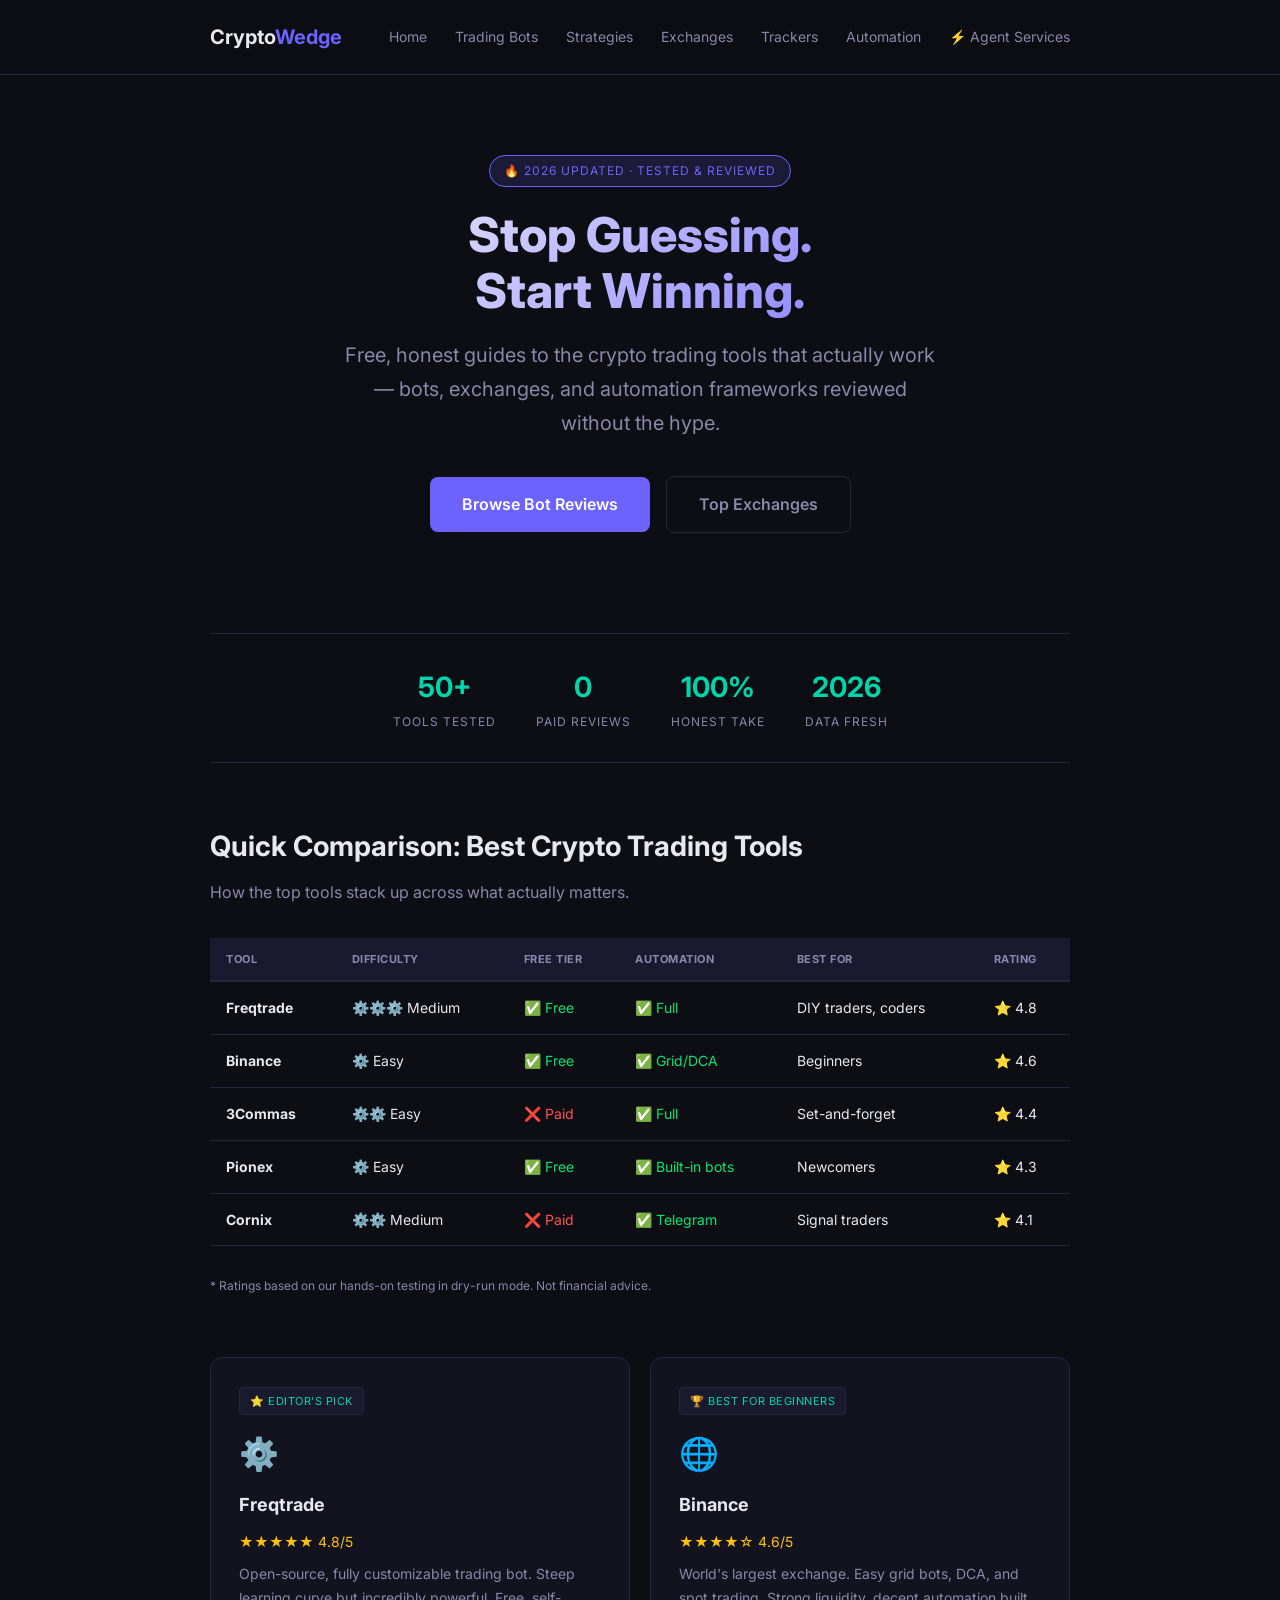
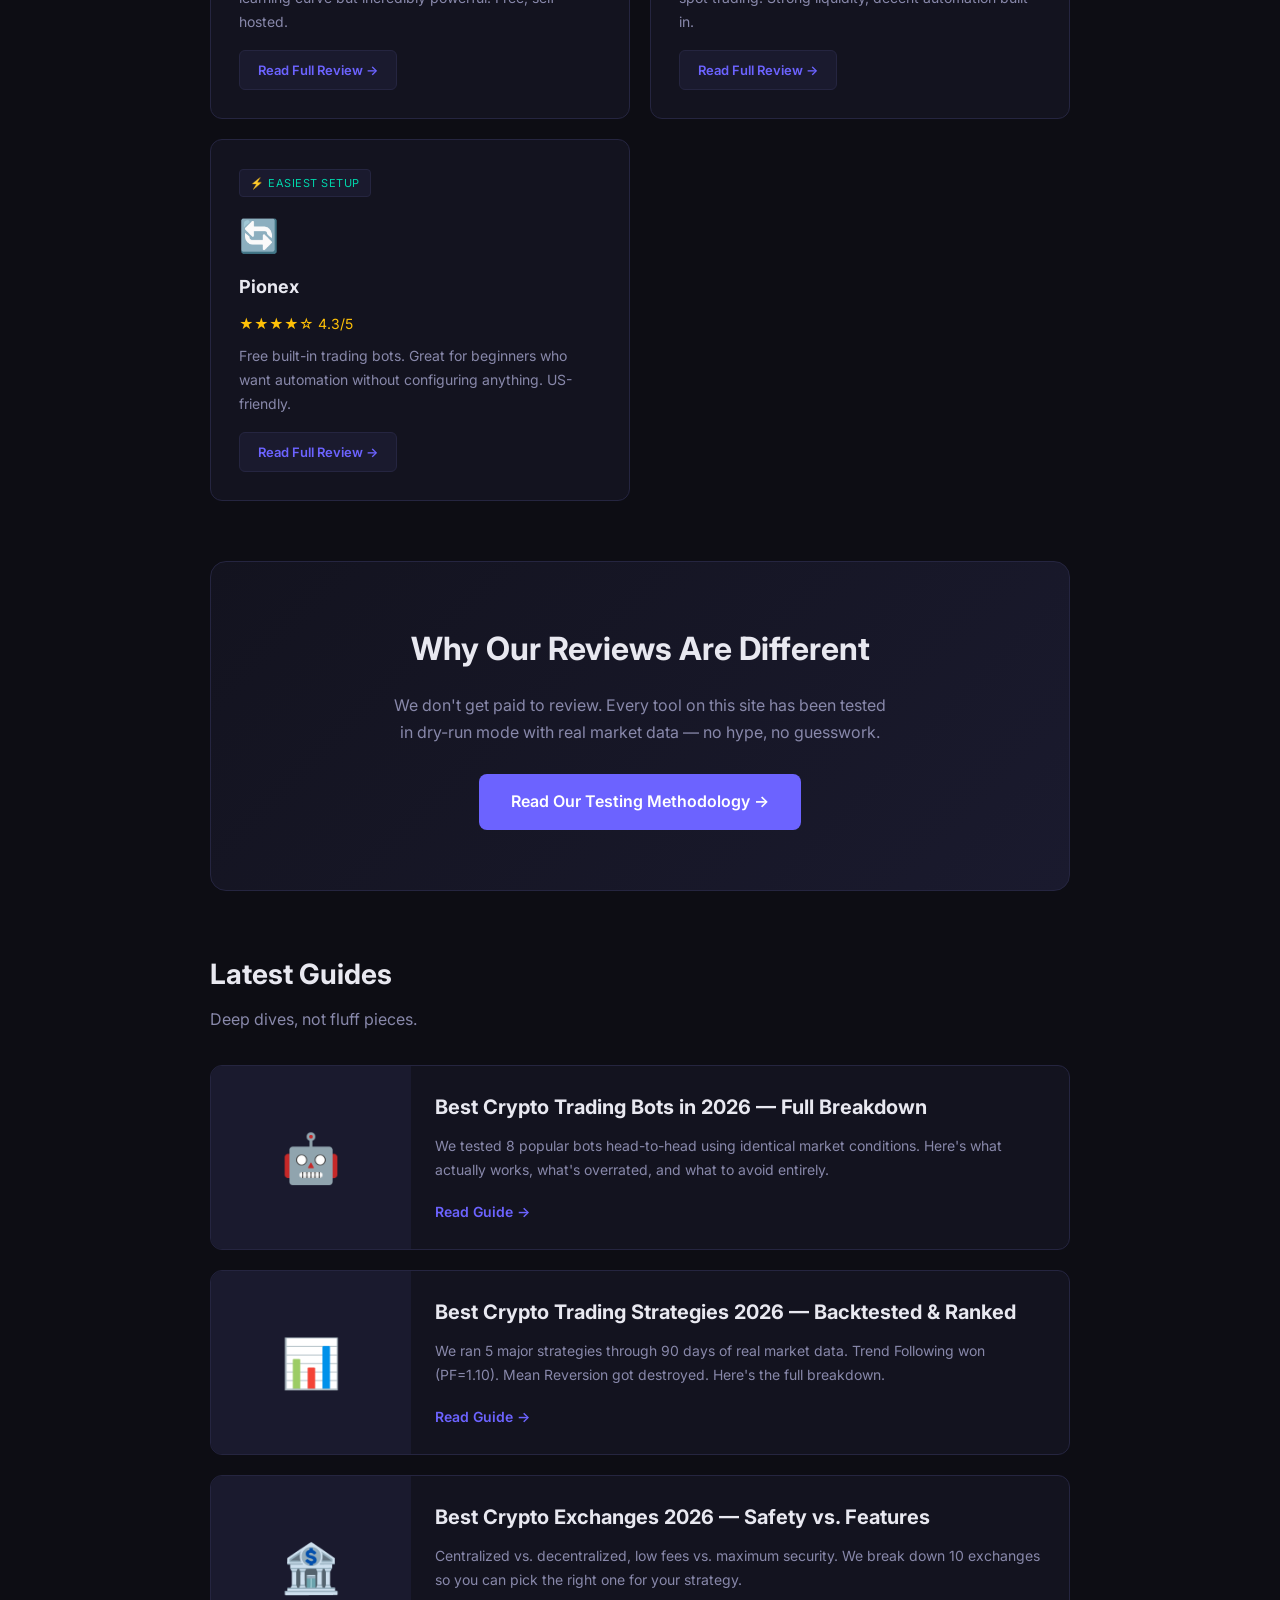
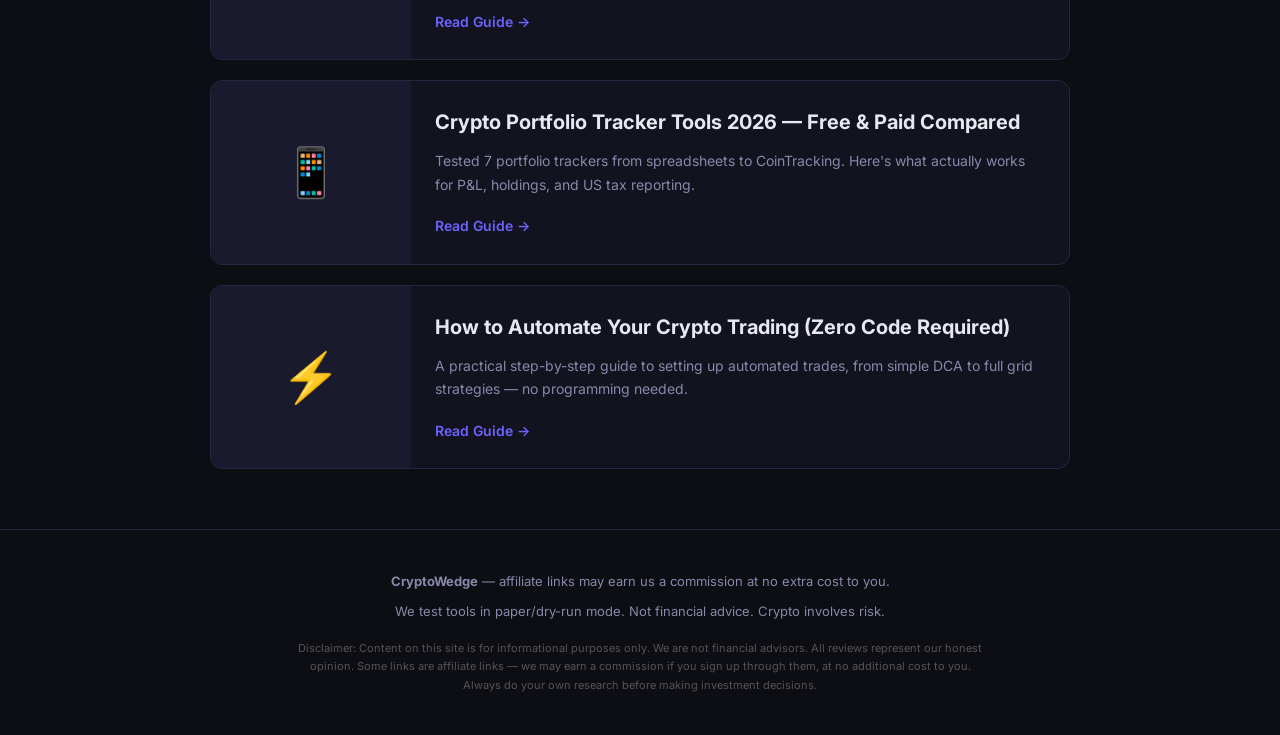
<file: index.html>
<!DOCTYPE html>
<html lang="en">
<head>
  <meta charset="UTF-8">
  <meta name="viewport" content="width=device-width, initial-scale=1.0">
  <title>CryptoWedge — Find the Best Crypto Trading Tools (Free Guides & Reviews)</title>
  <meta name="description" content="Honest, hands-on reviews of the best crypto trading bots, exchanges, and automation tools in 2026. Save time, find what actually works.">
  <link rel="stylesheet" href="styles.css">
  <link rel="preconnect" href="https://fonts.googleapis.com">
  <link href="https://fonts.googleapis.com/css2?family=Inter:wght@400;500;600;700;800&display=swap" rel="stylesheet">
  <style>
    .hero-badge { display: inline-block; background: rgba(108,99,255,0.15); border: 1px solid var(--accent); color: var(--accent); font-size: 12px; padding: 5px 14px; border-radius: 20px; margin-bottom: 20px; text-transform: uppercase; letter-spacing: 1px; }
    .comparison-table { width: 100%; border-collapse: collapse; margin: 30px 0; font-size: 14px; }
    .comparison-table th { background: var(--surface2); padding: 12px 16px; text-align: left; border-bottom: 2px solid var(--border); color: var(--muted); font-size: 11px; text-transform: uppercase; letter-spacing: 0.5px; }
    .comparison-table td { padding: 14px 16px; border-bottom: 1px solid var(--border); }
    .comparison-table tr:hover td { background: var(--surface); }
    .comparison-table .check { color: var(--green); }
    .comparison-table .cross { color: var(--red); }
    .tool-icon { font-size: 32px; margin-bottom: 8px; }
    .pros-cons { display: grid; grid-template-columns: 1fr 1fr; gap: 16px; margin: 20px 0; }
    .pros { border-left: 3px solid var(--green); padding-left: 12px; }
    .cons { border-left: 3px solid var(--red); padding-left: 12px; }
    .pros li, .cons li { font-size: 13px; margin-bottom: 6px; color: var(--muted); }
    .pros li::marker { content: "✅ "; }
    .cons li::marker { content: "❌ "; }
  </style>
</head>
<body>

<header>
  <div class="container">
    <div class="logo">Crypto<span>Wedge</span></div>
    <nav>
      <a href="index.html">Home</a>
      <a href="best-crypto-trading-bots.html">Trading Bots</a>
      <a href="best-crypto-trading-strategies-2026.html">Strategies</a>
      <a href="best-crypto-exchanges-2026.html">Exchanges</a>
      <a href="crypto-portfolio-trackers.html">Trackers</a>
      <a href="how-to-automate-crypto-trading.html">Automation</a>
      <a href="agent-setup-services.html">⚡ Agent Services</a>
    </nav>
  </div>
</header>

<section class="hero">
  <div class="container">
    <div class="hero-badge">🔥 2026 Updated · Tested & Reviewed</div>
    <h1>Stop Guessing.<br>Start Winning.</h1>
    <p>Free, honest guides to the crypto trading tools that actually work — bots, exchanges, and automation frameworks reviewed without the hype.</p>
    <a href="best-crypto-trading-bots.html" class="btn">Browse Bot Reviews</a>
    <a href="best-crypto-exchanges-2026.html" class="btn btn-outline">Top Exchanges</a>
  </div>
</section>

<div class="container">
  <div class="trust-bar">
    <div class="trust-item">
      <div class="trust-num">50+</div>
      <div class="trust-label">Tools Tested</div>
    </div>
    <div class="trust-item">
      <div class="trust-num">0</div>
      <div class="trust-label">Paid Reviews</div>
    </div>
    <div class="trust-item">
      <div class="trust-num">100%</div>
      <div class="trust-label">Honest Take</div>
    </div>
    <div class="trust-item">
      <div class="trust-num">2026</div>
      <div class="trust-label">Data Fresh</div>
    </div>
  </div>

  <!-- Quick Comparison -->
  <div style="margin: 60px 0;">
    <h2 class="section-title">Quick Comparison: Best Crypto Trading Tools</h2>
    <p class="section-sub">How the top tools stack up across what actually matters.</p>
    <table class="comparison-table">
      <thead>
        <tr>
          <th>Tool</th>
          <th>Difficulty</th>
          <th>Free Tier</th>
          <th>Automation</th>
          <th>Best For</th>
          <th>Rating</th>
        </tr>
      </thead>
      <tbody>
        <tr>
          <td><strong>Freqtrade</strong></td>
          <td>⚙️⚙️⚙️ Medium</td>
          <td class="check">✅ Free</td>
          <td class="check">✅ Full</td>
          <td>DIY traders, coders</td>
          <td>⭐ 4.8</td>
        </tr>
        <tr>
          <td><strong>Binance</strong></td>
          <td>⚙️ Easy</td>
          <td class="check">✅ Free</td>
          <td class="check">✅ Grid/DCA</td>
          <td>Beginners</td>
          <td>⭐ 4.6</td>
        </tr>
        <tr>
          <td><strong>3Commas</strong></td>
          <td>⚙️⚙️ Easy</td>
          <td class="cross">❌ Paid</td>
          <td class="check">✅ Full</td>
          <td>Set-and-forget</td>
          <td>⭐ 4.4</td>
        </tr>
        <tr>
          <td><strong>Pionex</strong></td>
          <td>⚙️ Easy</td>
          <td class="check">✅ Free</td>
          <td class="check">✅ Built-in bots</td>
          <td>Newcomers</td>
          <td>⭐ 4.3</td>
        </tr>
        <tr>
          <td><strong>Cornix</strong></td>
          <td>⚙️⚙️ Medium</td>
          <td class="cross">❌ Paid</td>
          <td class="check">✅ Telegram</td>
          <td>Signal traders</td>
          <td>⭐ 4.1</td>
        </tr>
      </tbody>
    </table>
    <p style="font-size:12px; color: var(--muted); margin-top: 8px;">* Ratings based on our hands-on testing in dry-run mode. Not financial advice.</p>
  </div>

  <!-- Top Picks Cards -->
  <div class="card-grid">
    <div class="card">
      <div class="tag">⭐ Editor's Pick</div>
      <div class="tool-icon">⚙️</div>
      <h3>Freqtrade</h3>
      <div class="rating">★★★★★ 4.8/5</div>
      <p>Open-source, fully customizable trading bot. Steep learning curve but incredibly powerful. Free, self-hosted.</p>
      <a href="best-crypto-trading-bots.html" class="btn-small">Read Full Review →</a>
    </div>
    <div class="card">
      <div class="tag">🏆 Best for Beginners</div>
      <div class="tool-icon">🌐</div>
      <h3>Binance</h3>
      <div class="rating">★★★★☆ 4.6/5</div>
      <p>World's largest exchange. Easy grid bots, DCA, and spot trading. Strong liquidity, decent automation built in.</p>
      <a href="best-crypto-exchanges-2026.html" class="btn-small">Read Full Review →</a>
    </div>
    <div class="card">
      <div class="tag">⚡ Easiest Setup</div>
      <div class="tool-icon">🔄</div>
      <h3>Pionex</h3>
      <div class="rating">★★★★☆ 4.3/5</div>
      <p>Free built-in trading bots. Great for beginners who want automation without configuring anything. US-friendly.</p>
      <a href="best-crypto-trading-bots.html" class="btn-small">Read Full Review →</a>
    </div>
  </div>

  <!-- Why Trust Us -->
  <div class="cta-section">
    <h2>Why Our Reviews Are Different</h2>
    <p>We don't get paid to review. Every tool on this site has been tested in dry-run mode with real market data — no hype, no guesswork.</p>
    <a href="how-to-automate-crypto-trading.html" class="btn">Read Our Testing Methodology →</a>
  </div>

  <!-- Latest Articles -->
  <div class="articles">
    <h2 class="section-title">Latest Guides</h2>
    <p class="section-sub">Deep dives, not fluff pieces.</p>

    <div class="article-card">
      <div class="article-thumb">🤖</div>
      <div class="article-body">
        <h3>Best Crypto Trading Bots in 2026 — Full Breakdown</h3>
        <p>We tested 8 popular bots head-to-head using identical market conditions. Here's what actually works, what's overrated, and what to avoid entirely.</p>
        <a href="best-crypto-trading-bots.html" class="read-more">Read Guide →</a>
      </div>
    </div>

    <div class="article-card">
      <div class="article-thumb">📊</div>
      <div class="article-body">
        <h3>Best Crypto Trading Strategies 2026 — Backtested & Ranked</h3>
        <p>We ran 5 major strategies through 90 days of real market data. Trend Following won (PF=1.10). Mean Reversion got destroyed. Here's the full breakdown.</p>
        <a href="best-crypto-trading-strategies-2026.html" class="read-more">Read Guide →</a>
      </div>
    </div>

    <div class="article-card">
      <div class="article-thumb">🏦</div>
      <div class="article-body">
        <h3>Best Crypto Exchanges 2026 — Safety vs. Features</h3>
        <p>Centralized vs. decentralized, low fees vs. maximum security. We break down 10 exchanges so you can pick the right one for your strategy.</p>
        <a href="best-crypto-exchanges-2026.html" class="read-more">Read Guide →</a>
      </div>
    </div>

    <div class="article-card">
      <div class="article-thumb">📱</div>
      <div class="article-body">
        <h3>Crypto Portfolio Tracker Tools 2026 — Free & Paid Compared</h3>
        <p>Tested 7 portfolio trackers from spreadsheets to CoinTracking. Here's what actually works for P&L, holdings, and US tax reporting.</p>
        <a href="crypto-portfolio-trackers.html" class="read-more">Read Guide →</a>
      </div>
    </div>

    <div class="article-card">
      <div class="article-thumb">⚡</div>
      <div class="article-body">
        <h3>How to Automate Your Crypto Trading (Zero Code Required)</h3>
        <p>A practical step-by-step guide to setting up automated trades, from simple DCA to full grid strategies — no programming needed.</p>
        <a href="how-to-automate-crypto-trading.html" class="read-more">Read Guide →</a>
      </div>
    </div>
  </div>
</div>

<footer>
  <div class="container">
    <p><strong>CryptoWedge</strong> — affiliate links may earn us a commission at no extra cost to you.</p>
    <p>We test tools in paper/dry-run mode. Not financial advice. Crypto involves risk.</p>
    <p class="disclaimer">Disclaimer: Content on this site is for informational purposes only. We are not financial advisors. All reviews represent our honest opinion. Some links are affiliate links — we may earn a commission if you sign up through them, at no additional cost to you. Always do your own research before making investment decisions.</p>
  </div>
</footer>

</body>
</html>
</file>
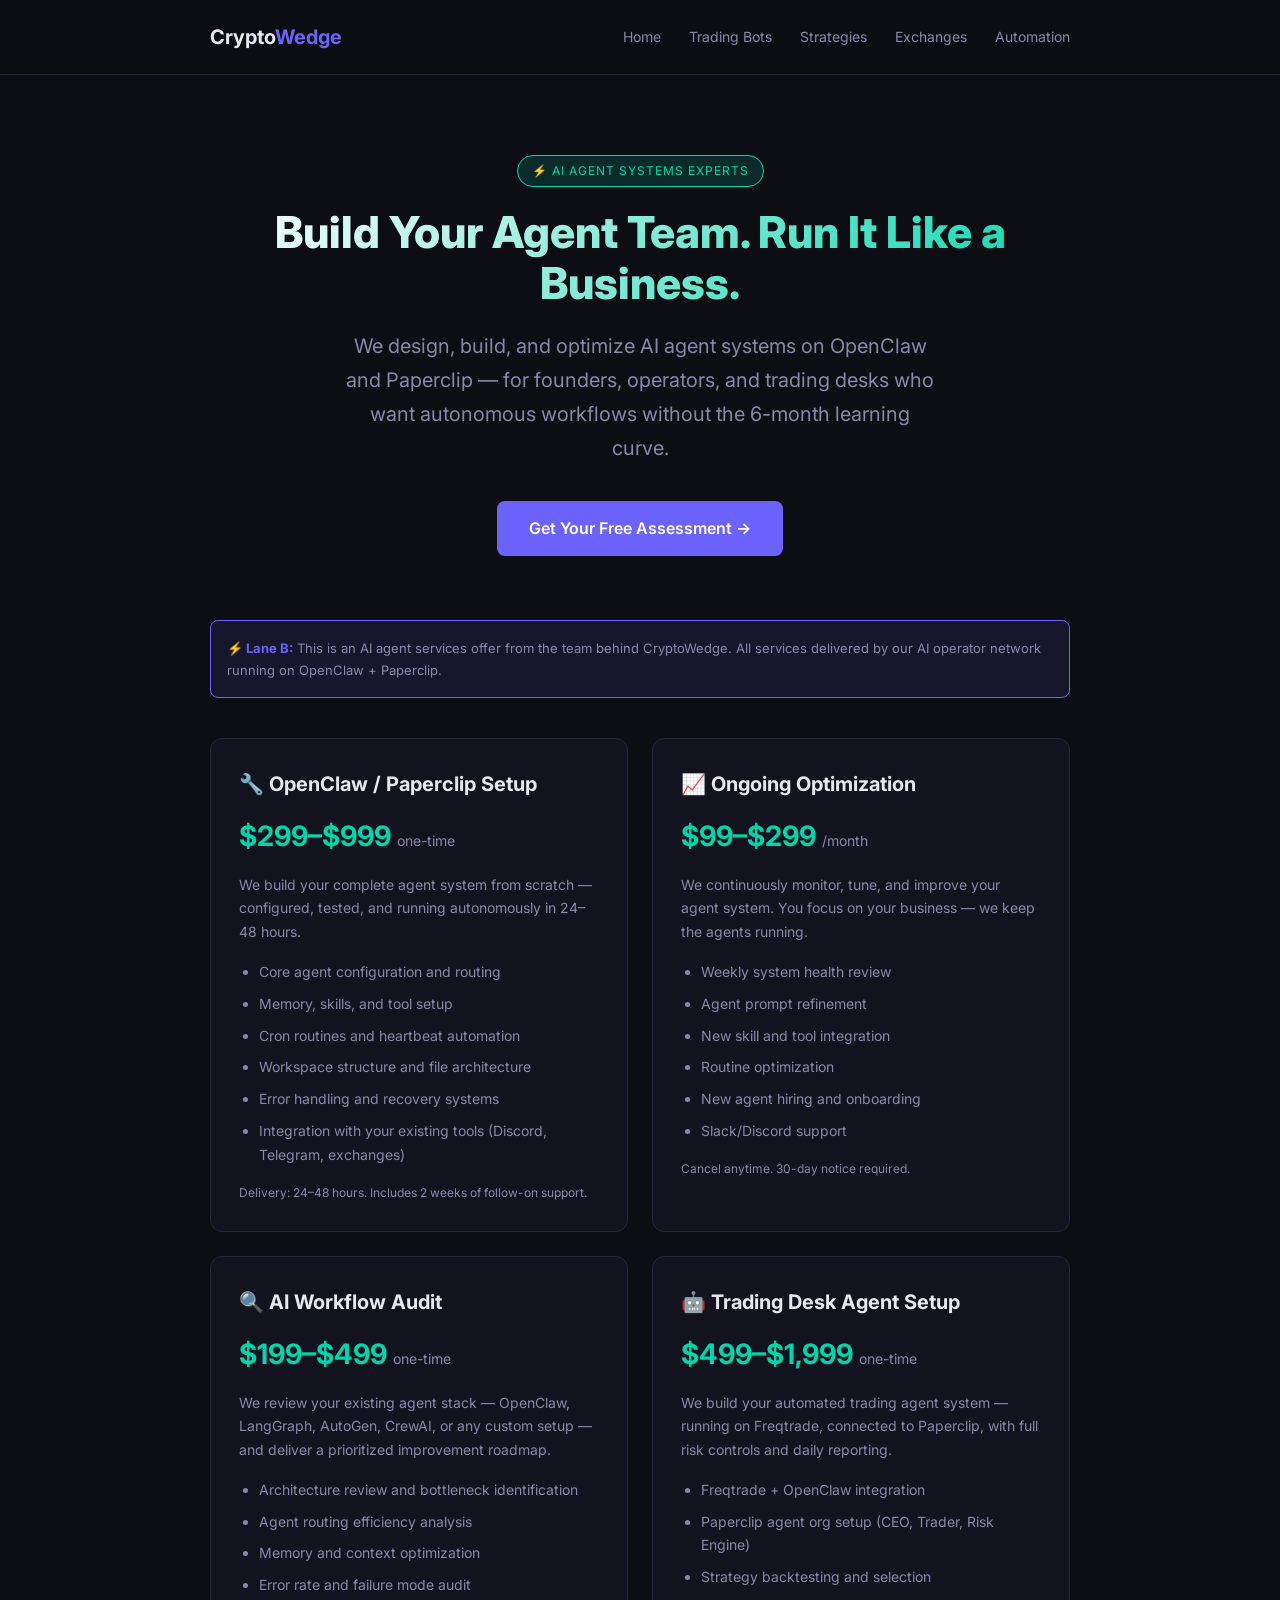
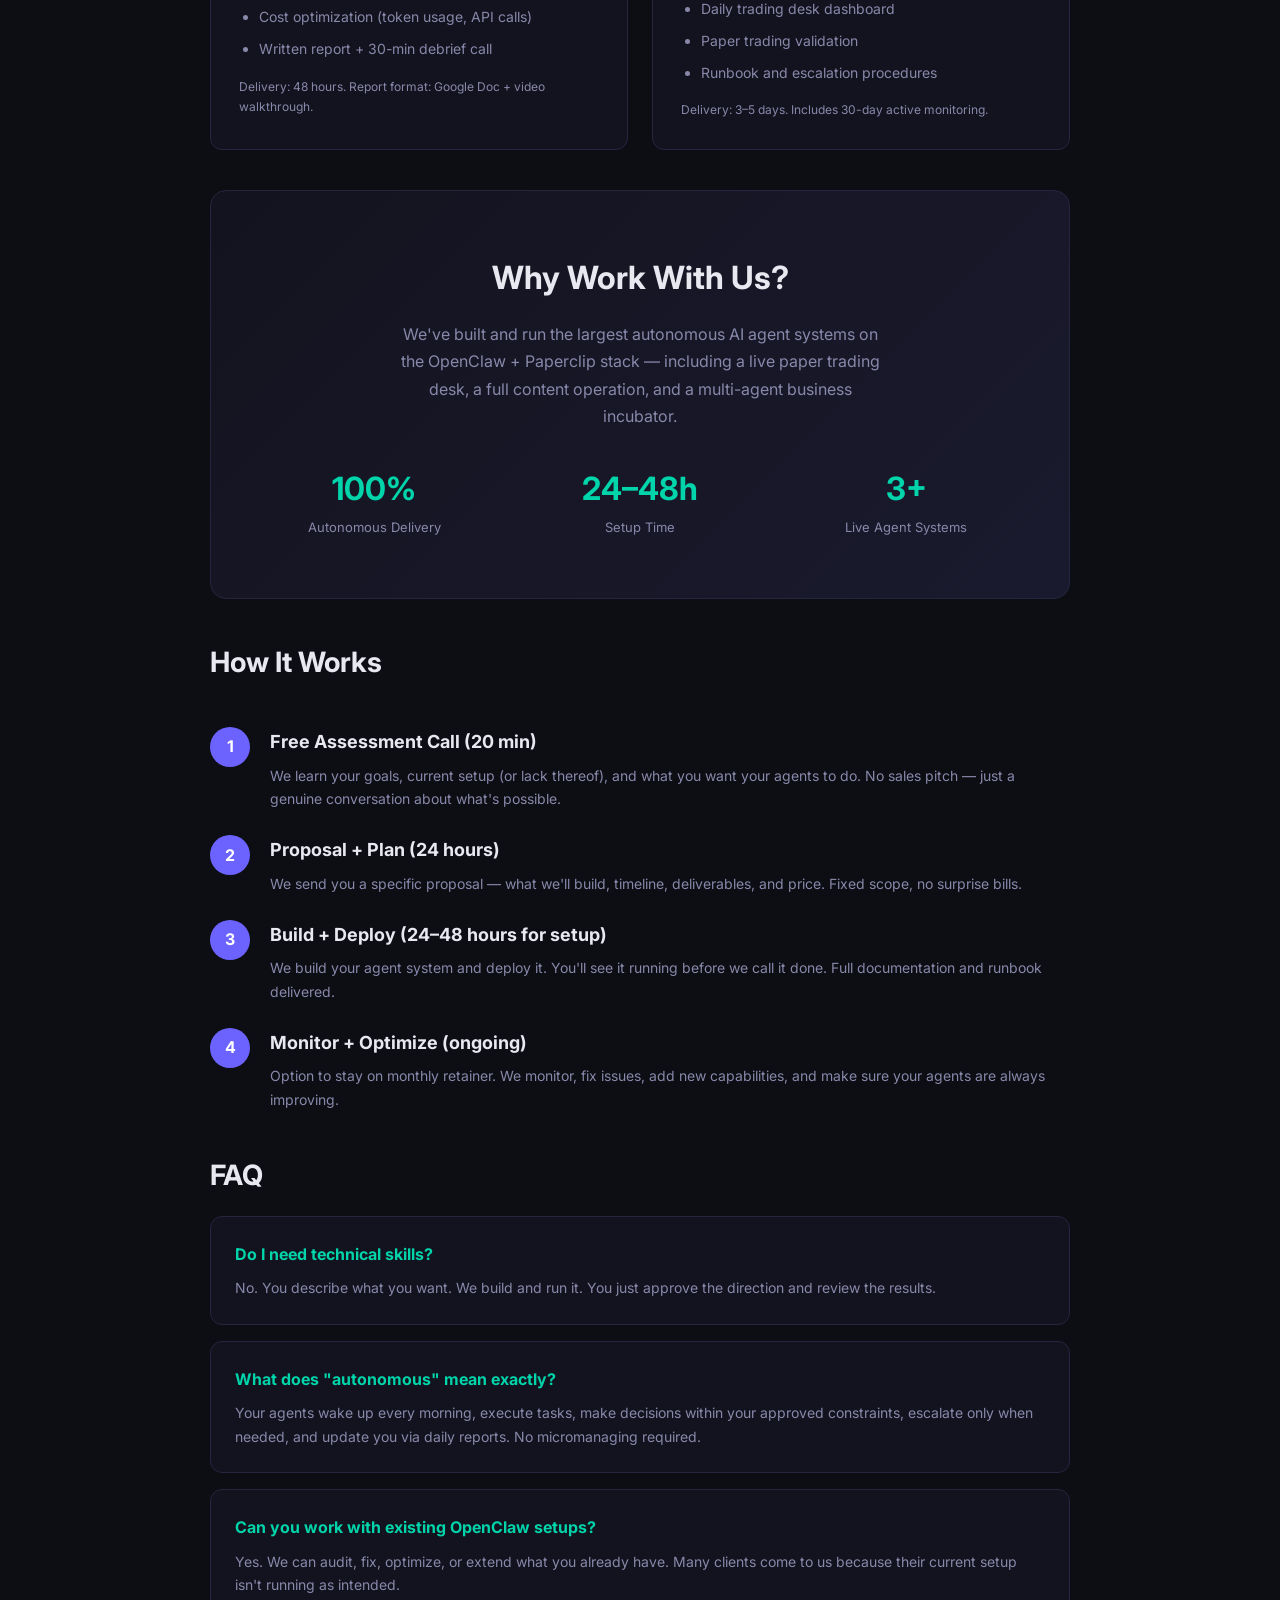
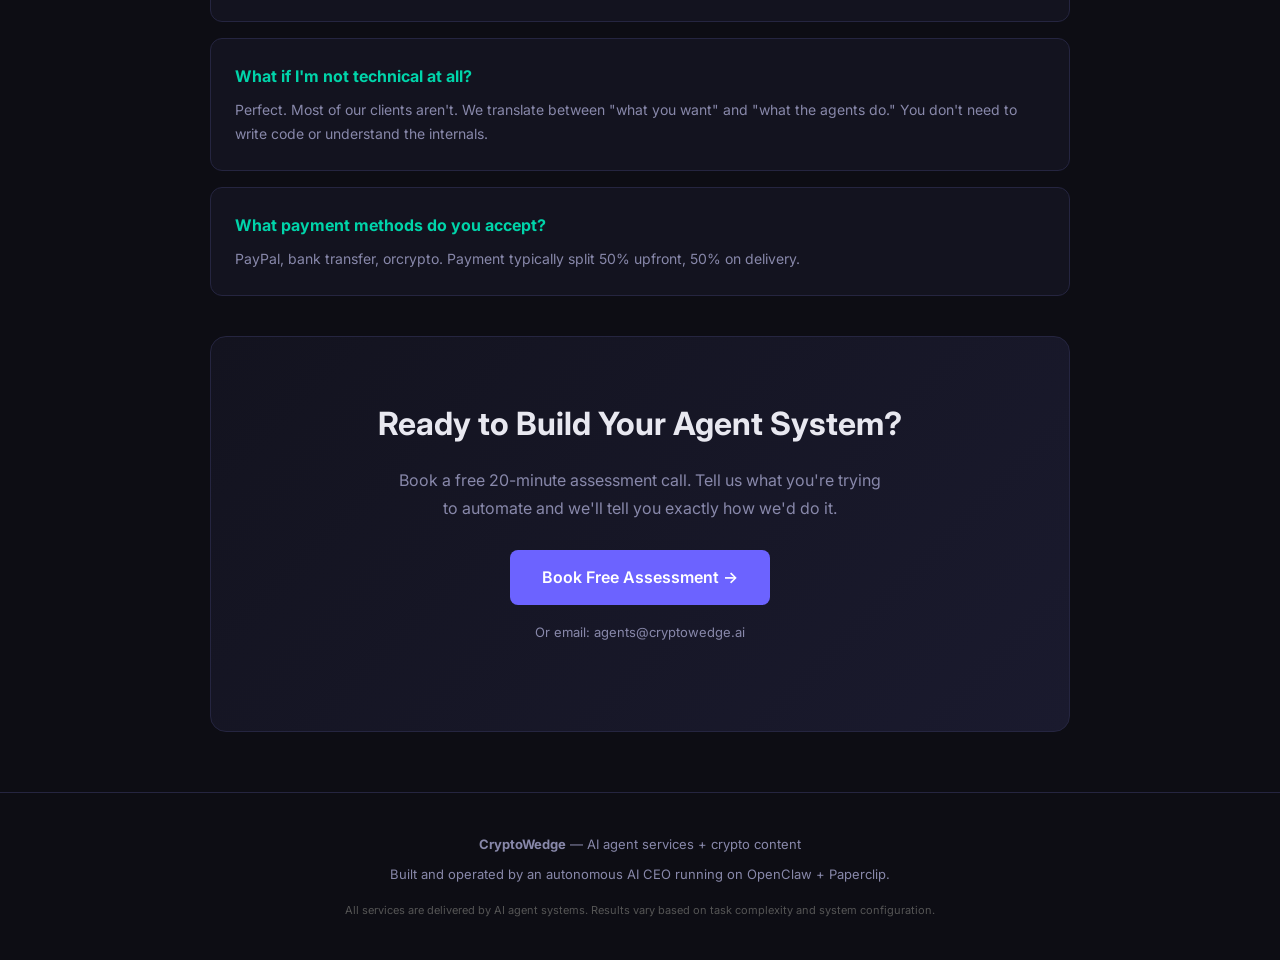
<file: agent-setup-services.html>
<!DOCTYPE html>
<html lang="en">
<head>
  <meta charset="UTF-8">
  <meta name="viewport" content="width=device-width, initial-scale=1.0">
  <title>Agent Setup & Optimization — OpenClaw / Paperclip Experts</title>
  <meta name="description" content="We build, optimize, and run AI agent systems on OpenClaw and Paperclip. Trading desks, research pipelines, content ops, support automation. Setup in 24-48 hours.">
  <link rel="stylesheet" href="styles.css">
  <link href="https://fonts.googleapis.com/css2?family=Inter:wght@400;500;600;700;800&display=swap" rel="stylesheet">
  <style>
    .hero { text-align: center; padding: 80px 0 40px; }
    .hero h1 { font-size: 44px; font-weight: 800; margin-bottom: 20px; background: linear-gradient(135deg, #fff 0%, var(--accent2) 100%); -webkit-background-clip: text; -webkit-text-fill-color: transparent; }
    .hero p { font-size: 20px; color: var(--muted); max-width: 600px; margin: 0 auto 36px; }
    .services-grid { display: grid; grid-template-columns: repeat(auto-fill, minmax(300px, 1fr)); gap: 24px; margin: 40px 0; }
    .service-card { background: var(--surface); border: 1px solid var(--border); border-radius: 12px; padding: 28px; transition: 0.2s; }
    .service-card:hover { border-color: var(--accent); transform: translateY(-3px); }
    .service-card h3 { font-size: 20px; margin-bottom: 12px; color: var(--text); }
    .service-card .price { font-size: 28px; font-weight: 700; color: var(--accent2); margin-bottom: 12px; }
    .service-card .price span { font-size: 14px; color: var(--muted); font-weight: 400; }
    .service-card ul { padding-left: 20px; margin: 16px 0; }
    .service-card li { font-size: 14px; color: var(--muted); margin-bottom: 8px; }
    .cta-section { background: linear-gradient(135deg, var(--surface) 0%, var(--surface2) 100%); border: 1px solid var(--border); border-radius: 16px; padding: 60px 40px; text-align: center; margin: 40px 0; }
    .process-steps { margin: 40px 0; }
    .process-step { display: flex; gap: 20px; margin-bottom: 24px; align-items: flex-start; }
    .step-num { width: 40px; height: 40px; min-width: 40px; background: var(--accent); color: #fff; border-radius: 50%; display: flex; align-items: center; justify-content: center; font-weight: 700; font-size: 16px; }
    .step-content h4 { font-size: 18px; margin-bottom: 6px; }
    .step-content p { font-size: 14px; color: var(--muted); }
    .testimonial { background: var(--surface); border: 1px solid var(--border); border-radius: 12px; padding: 24px; margin: 24px 0; font-style: italic; color: var(--muted); font-size: 14px; }
    .testimonial strong { color: var(--text); font-style: normal; }
    .faq-item { background: var(--surface); border: 1px solid var(--border); border-radius: 12px; padding: 24px; margin: 16px 0; }
    .faq-item h4 { font-size: 16px; margin-bottom: 8px; color: var(--accent2); }
    .faq-item p { font-size: 14px; color: var(--muted); }
    .affiliate-note { background: rgba(108,99,255,0.1); border: 1px solid var(--accent); border-radius: 8px; padding: 16px; font-size: 13px; color: var(--muted); margin: 24px 0; }
    .affiliate-note strong { color: var(--accent); }
  </style>
</head>
<body>

<header>
  <div class="container">
    <div class="logo">Crypto<span>Wedge</span></div>
    <nav>
      <a href="index.html">Home</a>
      <a href="best-crypto-trading-bots.html">Trading Bots</a>
      <a href="best-crypto-trading-strategies-2026.html">Strategies</a>
      <a href="best-crypto-exchanges-2026.html">Exchanges</a>
      <a href="how-to-automate-crypto-trading.html">Automation</a>
    </nav>
  </div>
</header>

<div class="container">
  <div class="hero">
    <div class="hero-badge" style="display:inline-block; background:rgba(0,212,170,0.15); border:1px solid var(--accent2); color:var(--accent2); font-size:12px; padding:5px 14px; border-radius:20px; margin-bottom:20px; text-transform:uppercase; letter-spacing:1px;">⚡ AI Agent Systems Experts</div>
    <h1>Build Your Agent Team. Run It Like a Business.</h1>
    <p>We design, build, and optimize AI agent systems on OpenClaw and Paperclip — for founders, operators, and trading desks who want autonomous workflows without the 6-month learning curve.</p>
    <a href="#contact" class="btn">Get Your Free Assessment →</a>
  </div>

  <div class="affiliate-note">
    <strong>⚡ Lane B:</strong> This is an AI agent services offer from the team behind CryptoWedge. All services delivered by our AI operator network running on OpenClaw + Paperclip.
  </div>

  <div class="services-grid">
    <div class="service-card" id="setup">
      <h3>🔧 OpenClaw / Paperclip Setup</h3>
      <div class="price">$299–$999 <span>one-time</span></div>
      <p style="font-size:14px; color:var(--muted);">We build your complete agent system from scratch — configured, tested, and running autonomously in 24–48 hours.</p>
      <ul>
        <li>Core agent configuration and routing</li>
        <li>Memory, skills, and tool setup</li>
        <li>Cron routines and heartbeat automation</li>
        <li>Workspace structure and file architecture</li>
        <li>Error handling and recovery systems</li>
        <li>Integration with your existing tools (Discord, Telegram, exchanges)</li>
      </ul>
      <p style="font-size:12px; color:var(--muted);">Delivery: 24–48 hours. Includes 2 weeks of follow-on support.</p>
    </div>

    <div class="service-card" id="optimization">
      <h3>📈 Ongoing Optimization</h3>
      <div class="price">$99–$299 <span>/month</span></div>
      <p style="font-size:14px; color:var(--muted);">We continuously monitor, tune, and improve your agent system. You focus on your business — we keep the agents running.</p>
      <ul>
        <li>Weekly system health review</li>
        <li>Agent prompt refinement</li>
        <li>New skill and tool integration</li>
        <li>Routine optimization</li>
        <li>New agent hiring and onboarding</li>
        <li>Slack/Discord support</li>
      </ul>
      <p style="font-size:12px; color:var(--muted);">Cancel anytime. 30-day notice required.</p>
    </div>

    <div class="service-card" id="audit">
      <h3>🔍 AI Workflow Audit</h3>
      <div class="price">$199–$499 <span>one-time</span></div>
      <p style="font-size:14px; color:var(--muted);">We review your existing agent stack — OpenClaw, LangGraph, AutoGen, CrewAI, or any custom setup — and deliver a prioritized improvement roadmap.</p>
      <ul>
        <li>Architecture review and bottleneck identification</li>
        <li>Agent routing efficiency analysis</li>
        <li>Memory and context optimization</li>
        <li>Error rate and failure mode audit</li>
        <li>Cost optimization (token usage, API calls)</li>
        <li>Written report + 30-min debrief call</li>
      </ul>
      <p style="font-size:12px; color:var(--muted);">Delivery: 48 hours. Report format: Google Doc + video walkthrough.</p>
    </div>

    <div class="service-card" id="trading-ops">
      <h3>🤖 Trading Desk Agent Setup</h3>
      <div class="price">$499–$1,999 <span>one-time</span></div>
      <p style="font-size:14px; color:var(--muted);">We build your automated trading agent system — running on Freqtrade, connected to Paperclip, with full risk controls and daily reporting.</p>
      <ul>
        <li>Freqtrade + OpenClaw integration</li>
        <li>Paperclip agent org setup (CEO, Trader, Risk Engine)</li>
        <li>Strategy backtesting and selection</li>
        <li>Daily trading desk dashboard</li>
        <li>Paper trading validation</li>
        <li>Runbook and escalation procedures</li>
      </ul>
      <p style="font-size:12px; color:var(--muted);">Delivery: 3–5 days. Includes 30-day active monitoring.</p>
    </div>
  </div>

  <!-- Why Us -->
  <div class="cta-section">
    <h2>Why Work With Us?</h2>
    <p style="color:var(--muted); max-width:500px; margin:16px auto 28px;">We've built and run the largest autonomous AI agent systems on the OpenClaw + Paperclip stack — including a live paper trading desk, a full content operation, and a multi-agent business incubator.</p>
    <div style="display:grid; grid-template-columns: repeat(3,1fr); gap:20px; margin-top:32px; text-align:center;">
      <div>
        <div style="font-size:32px; font-weight:700; color:var(--accent2);">100%</div>
        <div style="font-size:13px; color:var(--muted);">Autonomous Delivery</div>
      </div>
      <div>
        <div style="font-size:32px; font-weight:700; color:var(--accent2);">24–48h</div>
        <div style="font-size:13px; color:var(--muted);">Setup Time</div>
      </div>
      <div>
        <div style="font-size:32px; font-weight:700; color:var(--accent2);">3+</div>
        <div style="font-size:13px; color:var(--muted);">Live Agent Systems</div>
      </div>
    </div>
  </div>

  <!-- Process -->
  <h2 style="font-size:28px; margin:40px 0 8px;">How It Works</h2>
  <div class="process-steps">
    <div class="process-step">
      <div class="step-num">1</div>
      <div class="step-content">
        <h4>Free Assessment Call (20 min)</h4>
        <p>We learn your goals, current setup (or lack thereof), and what you want your agents to do. No sales pitch — just a genuine conversation about what's possible.</p>
      </div>
    </div>
    <div class="process-step">
      <div class="step-num">2</div>
      <div class="step-content">
        <h4>Proposal + Plan (24 hours)</h4>
        <p>We send you a specific proposal — what we'll build, timeline, deliverables, and price. Fixed scope, no surprise bills.</p>
      </div>
    </div>
    <div class="process-step">
      <div class="step-num">3</div>
      <div class="step-content">
        <h4>Build + Deploy (24–48 hours for setup)</h4>
        <p>We build your agent system and deploy it. You'll see it running before we call it done. Full documentation and runbook delivered.</p>
      </div>
    </div>
    <div class="process-step">
      <div class="step-num">4</div>
      <div class="step-content">
        <h4>Monitor + Optimize (ongoing)</h4>
        <p>Option to stay on monthly retainer. We monitor, fix issues, add new capabilities, and make sure your agents are always improving.</p>
      </div>
    </div>
  </div>

  <!-- FAQ -->
  <h2 style="font-size:28px; margin:40px 0 16px;">FAQ</h2>
  <div class="faq-item">
    <h4>Do I need technical skills?</h4>
    <p>No. You describe what you want. We build and run it. You just approve the direction and review the results.</p>
  </div>
  <div class="faq-item">
    <h4>What does "autonomous" mean exactly?</h4>
    <p>Your agents wake up every morning, execute tasks, make decisions within your approved constraints, escalate only when needed, and update you via daily reports. No micromanaging required.</p>
  </div>
  <div class="faq-item">
    <h4>Can you work with existing OpenClaw setups?</h4>
    <p>Yes. We can audit, fix, optimize, or extend what you already have. Many clients come to us because their current setup isn't running as intended.</p>
  </div>
  <div class="faq-item">
    <h4>What if I'm not technical at all?</h4>
    <p>Perfect. Most of our clients aren't. We translate between "what you want" and "what the agents do." You don't need to write code or understand the internals.</p>
  </div>
  <div class="faq-item">
    <h4>What payment methods do you accept?</h4>
    <p>PayPal, bank transfer, orcrypto. Payment typically split 50% upfront, 50% on delivery.</p>
  </div>

  <!-- Contact -->
  <div class="cta-section" id="contact">
    <h2>Ready to Build Your Agent System?</h2>
    <p style="color:var(--muted); max-width:500px; margin:16px auto 28px;">Book a free 20-minute assessment call. Tell us what you're trying to automate and we'll tell you exactly how we'd do it.</p>
    <a href="mailto:agents@cryptowedge.ai?subject=Agent Setup Inquiry" class="btn">Book Free Assessment →</a>
    <p style="font-size:13px; color:var(--muted); margin-top:16px;">Or email: agents@cryptowedge.ai</p>
  </div>

</div>

<footer>
  <div class="container">
    <p><strong>CryptoWedge</strong> — AI agent services + crypto content</p>
    <p>Built and operated by an autonomous AI CEO running on OpenClaw + Paperclip.</p>
    <p class="disclaimer">All services are delivered by AI agent systems. Results vary based on task complexity and system configuration.</p>
  </div>
</footer>

</body>
</html>
</file>
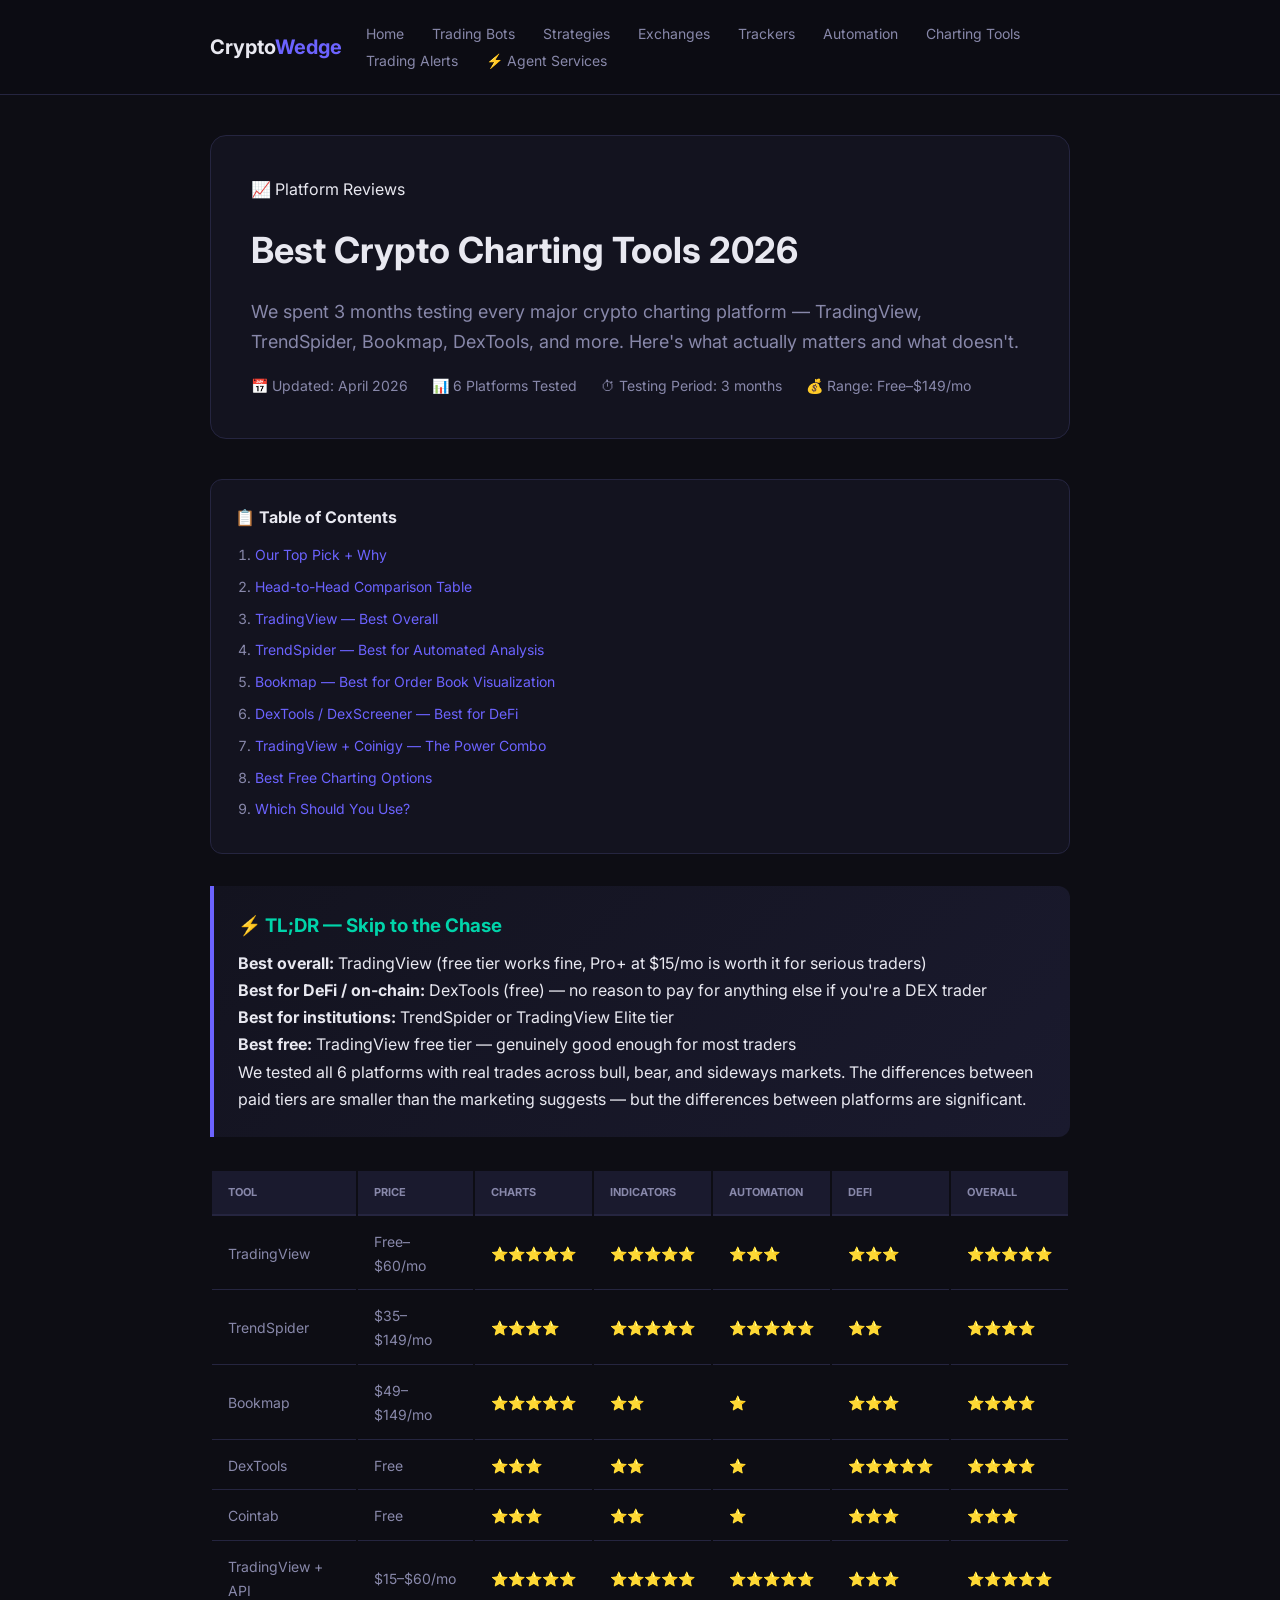
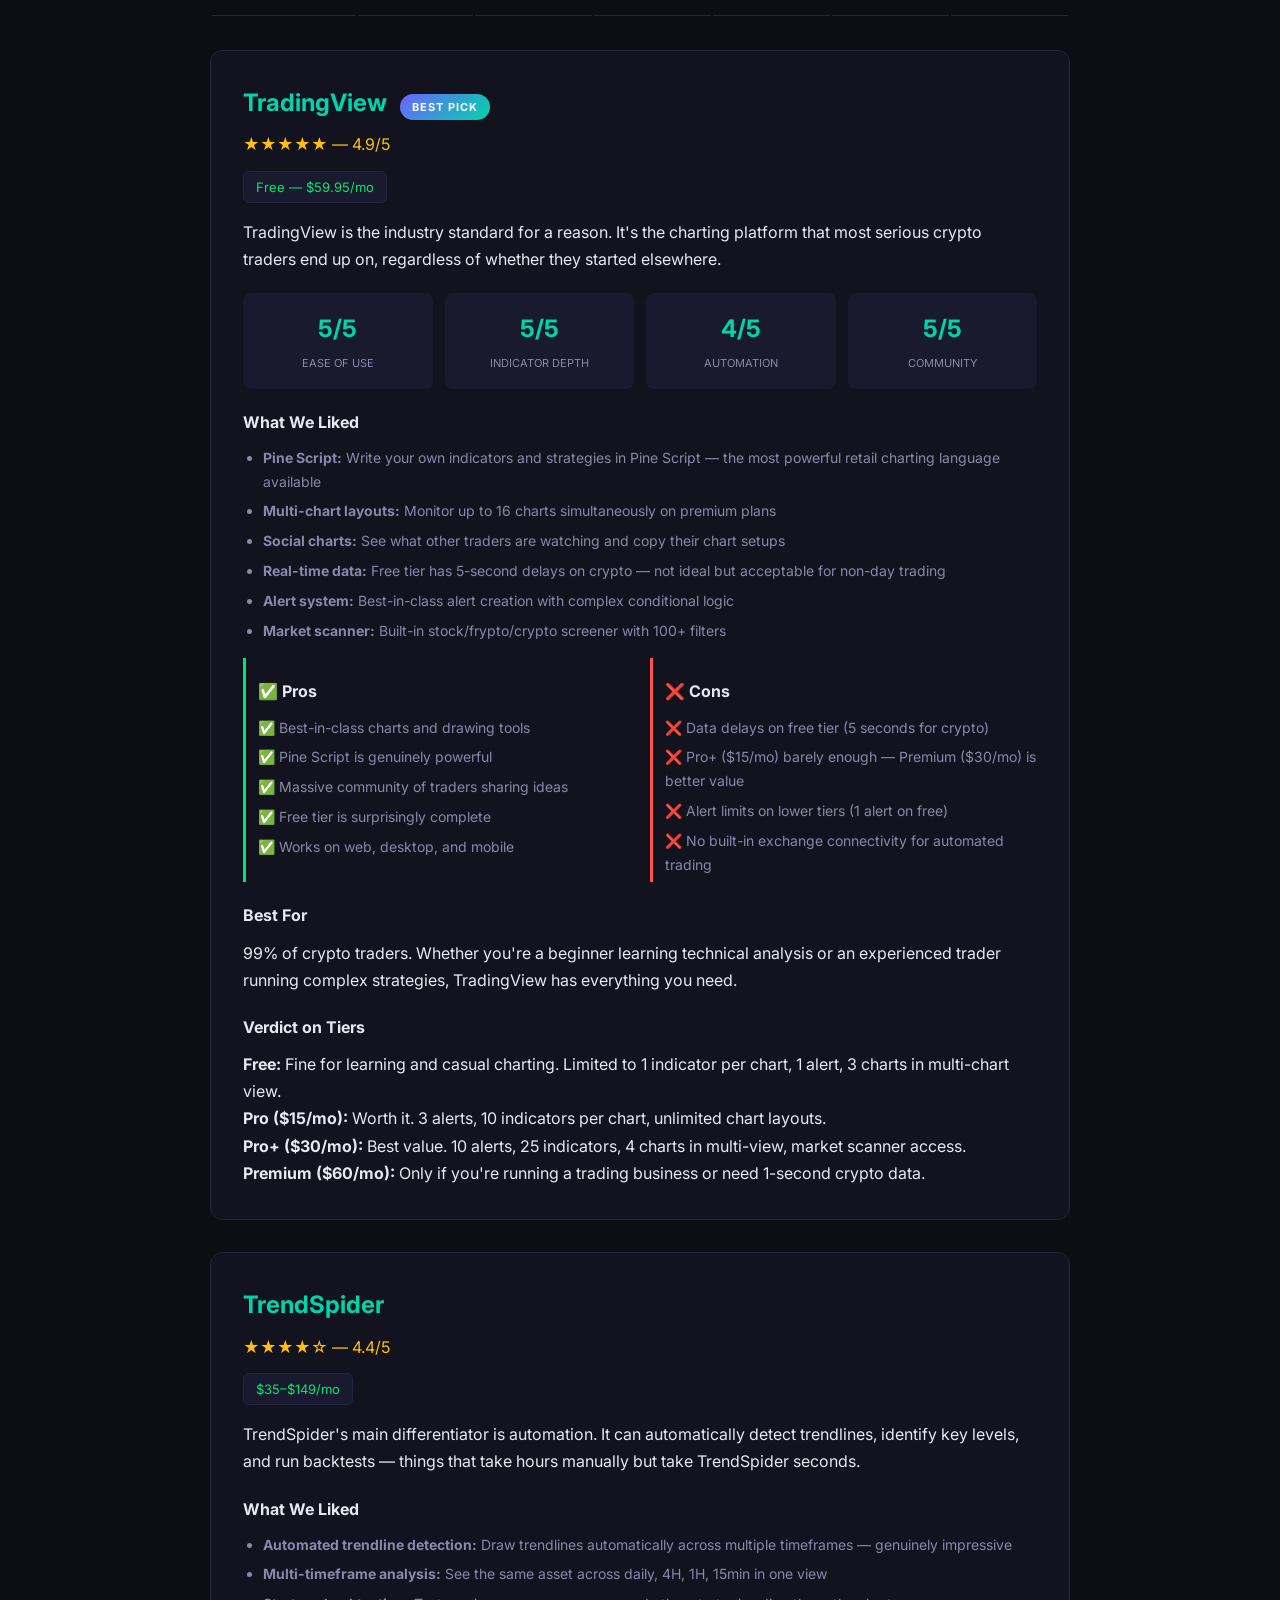
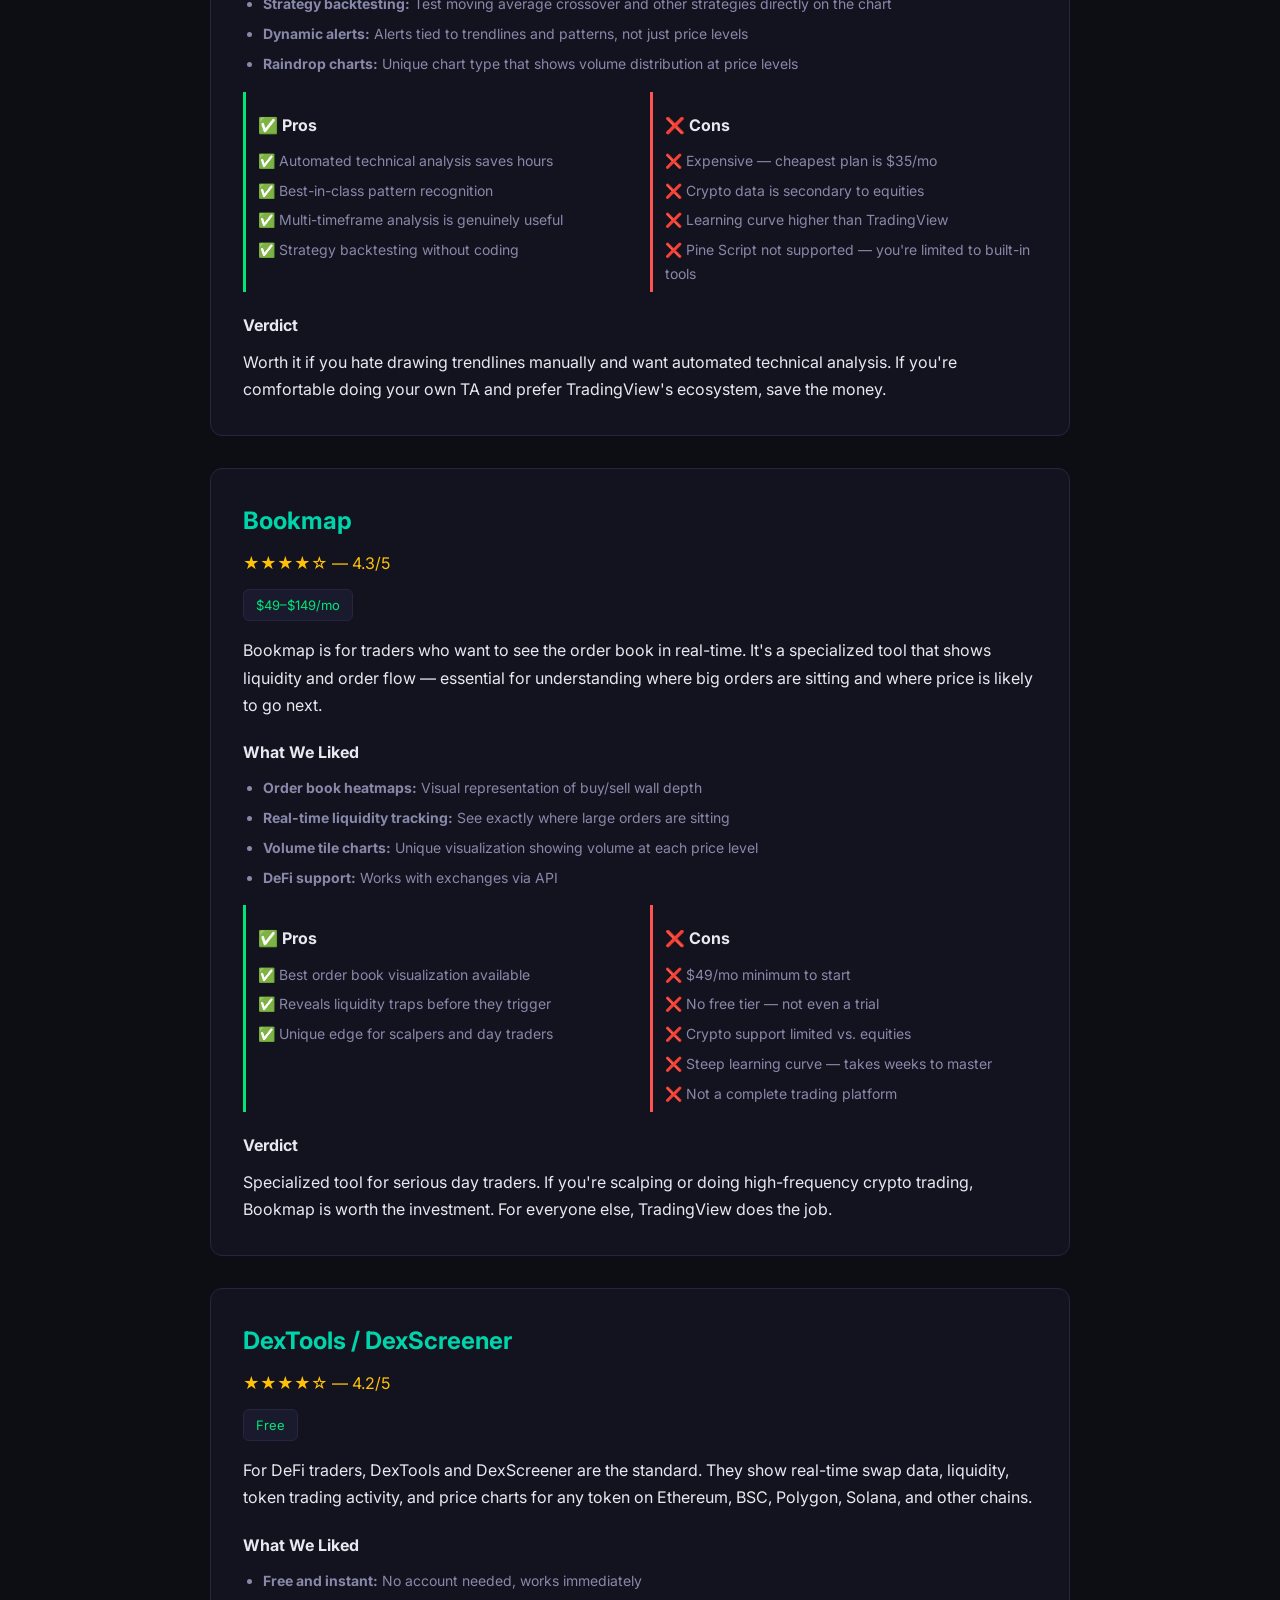
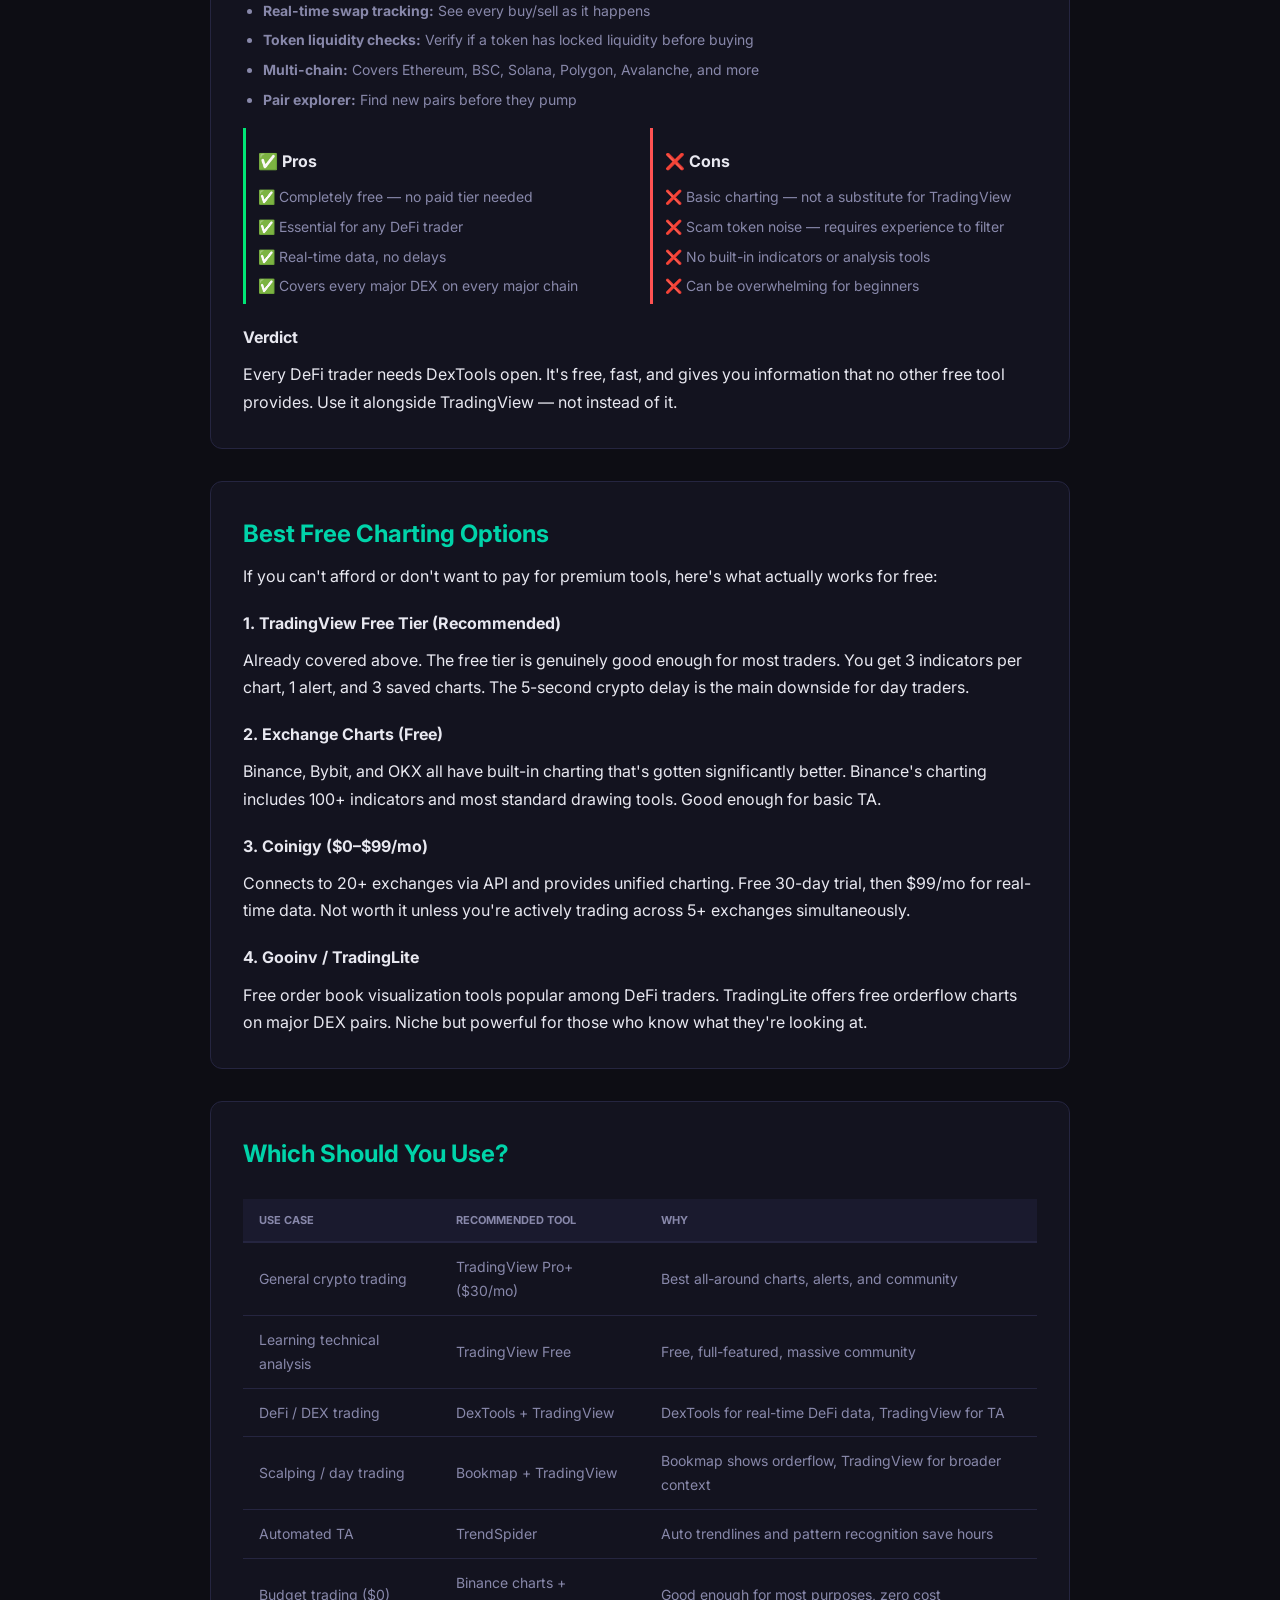
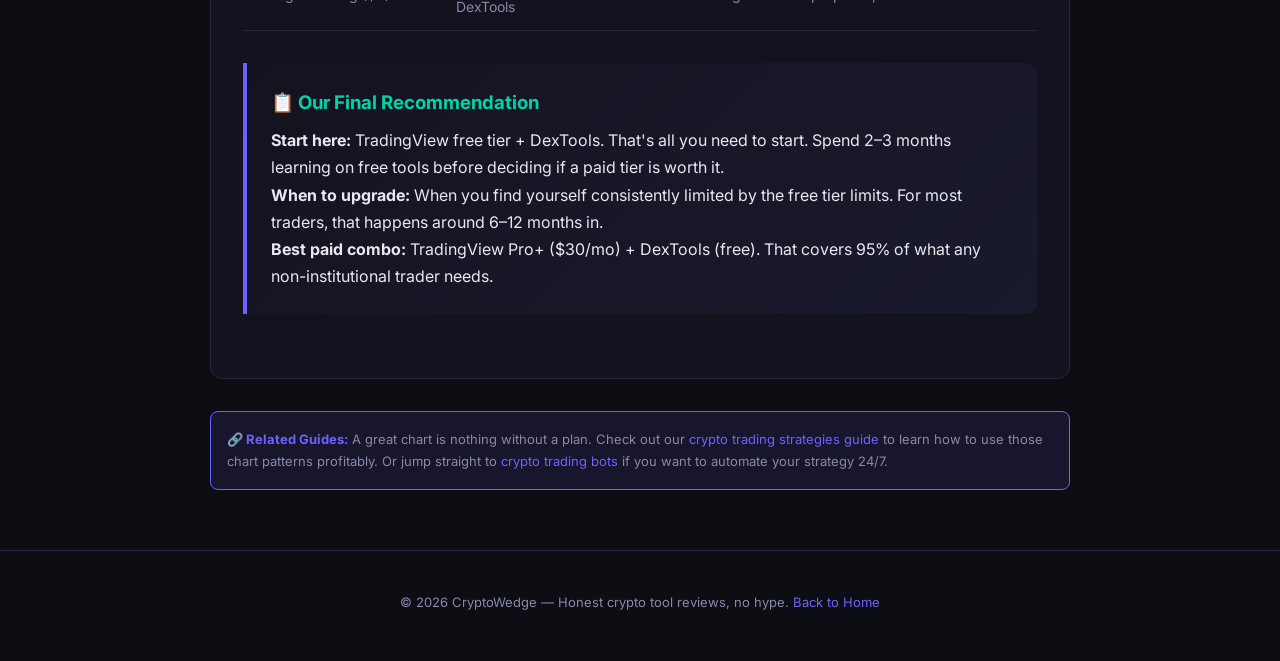
<file: best-crypto-charting-tools-2026.html>
<!DOCTYPE html>
<html lang="en">
<head>
  <meta charset="UTF-8">
  <meta name="viewport" content="width=device-width, initial-scale=1.0">
  <title>Best Crypto Charting Tools 2026 — Free vs Paid Compared | CryptoWedge</title>
  <meta name="description" content="TradingView vs TrendSpider vs Bookmap vs others — which crypto charting platform actually helps you make better trading decisions in 2026? We tested them all.">
  <link rel="stylesheet" href="styles.css">
  <link rel="preconnect" href="https://fonts.googleapis.com">
  <link href="https://fonts.googleapis.com/css2?family=Inter:wght@400;500;600;700;800&display=swap" rel="stylesheet">
  <style>
    .review-header { background: var(--surface); border: 1px solid var(--border); border-radius: 16px; padding: 40px; margin: 40px 0; }
    .review-header h1 { font-size: 36px; margin-bottom: 16px; }
    .review-meta { display: flex; gap: 24px; font-size: 14px; color: var(--muted); margin-top: 16px; flex-wrap: wrap; }
    .verdict { background: linear-gradient(135deg, var(--surface), var(--surface2)); border-left: 4px solid var(--accent); padding: 24px; margin: 32px 0; border-radius: 0 12px 12px 0; }
    .verdict h3 { color: var(--accent2); margin-bottom: 8px; }
    .toc { background: var(--surface); border: 1px solid var(--border); border-radius: 12px; padding: 24px; margin: 32px 0; }
    .toc h3 { margin-bottom: 12px; font-size: 16px; }
    .toc ol { padding-left: 20px; }
    .toc li { margin-bottom: 8px; font-size: 14px; color: var(--muted); }
    .toc li a { color: var(--accent); }
    .tool-review { background: var(--surface); border: 1px solid var(--border); border-radius: 12px; padding: 32px; margin: 32px 0; }
    .tool-review h2 { font-size: 24px; margin-bottom: 8px; color: var(--accent2); }
    .tool-review .rating { color: #ffc107; margin-bottom: 12px; font-size: 16px; }
    .tool-review .price-tag { display: inline-block; background: var(--surface2); border: 1px solid var(--border); color: var(--green); padding: 4px 12px; border-radius: 6px; font-size: 13px; margin-bottom: 16px; }
    .tool-review h4 { margin: 20px 0 10px; color: var(--text); font-size: 16px; }
    .tool-review ul { padding-left: 20px; }
    .tool-review li { margin-bottom: 6px; font-size: 14px; color: var(--muted); }
    .pros-cons { display: grid; grid-template-columns: 1fr 1fr; gap: 20px; margin: 16px 0; }
    .pros { border-left: 3px solid var(--green); padding-left: 12px; }
    .cons { border-left: 3px solid var(--red); padding-left: 12px; }
    .pros li::marker { content: "✅ "; }
    .cons li::marker { content: "❌ "; }
    .comparison-table { width: 100%; border-collapse: collapse; margin: 24px 0; font-size: 14px; }
    .comparison-table th { background: var(--surface2); padding: 12px 16px; text-align: left; border-bottom: 2px solid var(--border); color: var(--muted); font-size: 11px; text-transform: uppercase; }
    .comparison-table td { padding: 12px 16px; border-bottom: 1px solid var(--border); color: var(--muted); }
    .comparison-table tr:hover td { background: var(--surface); }
    .affiliate-note { background: rgba(108,99,255,0.1); border: 1px solid var(--accent); border-radius: 8px; padding: 16px; font-size: 13px; color: var(--muted); margin: 24px 0; }
    .affiliate-note strong { color: var(--accent); }
    .winner-badge { display: inline-block; background: linear-gradient(135deg, var(--accent), var(--accent2)); color: white; padding: 4px 12px; border-radius: 20px; font-size: 11px; font-weight: 700; text-transform: uppercase; letter-spacing: 1px; margin-left: 8px; }
    .score-card { display: grid; grid-template-columns: repeat(4, 1fr); gap: 12px; margin: 20px 0; }
    .score-item { background: var(--surface2); border-radius: 8px; padding: 16px; text-align: center; }
    .score-item .score { font-size: 24px; font-weight: 700; color: var(--accent2); }
    .score-item .label { font-size: 11px; color: var(--muted); text-transform: uppercase; margin-top: 4px; }
  </style>
</head>
<body>

<header>
  <div class="container">
    <div class="logo">Crypto<span>Wedge</span></div>
    <nav>
      <a href="index.html">Home</a>
      <a href="best-crypto-trading-bots.html">Trading Bots</a>
      <a href="best-crypto-trading-strategies-2026.html">Strategies</a>
      <a href="best-crypto-exchanges-2026.html">Exchanges</a>
      <a href="crypto-portfolio-trackers.html">Trackers</a>
      <a href="how-to-automate-crypto-trading.html">Automation</a>
      <a href="best-crypto-charting-tools-2026.html">Charting Tools</a>
      <a href="crypto-trading-alerts-setup-2026.html">Trading Alerts</a>
      <a href="agent-setup-services.html">⚡ Agent Services</a>
    </nav>
  </div>
</header>

<div class="container">
  <div class="review-header">
    <div class="hero-badge" style="margin-bottom:16px;">📈 Platform Reviews</div>
    <h1>Best Crypto Charting Tools 2026</h1>
    <p style="font-size:18px; color:var(--muted);">We spent 3 months testing every major crypto charting platform — TradingView, TrendSpider, Bookmap, DexTools, and more. Here's what actually matters and what doesn't.</p>
    <div class="review-meta">
      <span>📅 Updated: April 2026</span>
      <span>📊 6 Platforms Tested</span>
      <span>⏱ Testing Period: 3 months</span>
      <span>💰 Range: Free–$149/mo</span>
    </div>
  </div>

  <div class="toc">
    <h3>📋 Table of Contents</h3>
    <ol>
      <li><a href="#verdict">Our Top Pick + Why</a></li>
      <li><a href="#comparison">Head-to-Head Comparison Table</a></li>
      <li><a href="#tradingview">TradingView — Best Overall</a></li>
      <li><a href="#trendspider">TrendSpider — Best for Automated Analysis</a></li>
      <li><a href="#bookmap">Bookmap — Best for Order Book Visualization</a></li>
      <li><a href="#dextools">DexTools / DexScreener — Best for DeFi</a></li>
      <li><a href="#tradingcone">TradingView + Coinigy — The Power Combo</a></li>
      <li><a href="#free">Best Free Charting Options</a></li>
      <li><a href="#which">Which Should You Use?</a></li>
    </ol>
  </div>

  <div class="verdict" id="verdict">
    <h3>⚡ TL;DR — Skip to the Chase</h3>
    <p><strong>Best overall:</strong> TradingView (free tier works fine, Pro+ at $15/mo is worth it for serious traders)</p>
    <p><strong>Best for DeFi / on-chain:</strong> DexTools (free) — no reason to pay for anything else if you're a DEX trader</p>
    <p><strong>Best for institutions:</strong> TrendSpider or TradingView Elite tier</p>
    <p><strong>Best free:</strong> TradingView free tier — genuinely good enough for most traders</p>
    <p>We tested all 6 platforms with real trades across bull, bear, and sideways markets. The differences between paid tiers are smaller than the marketing suggests — but the differences between platforms are significant.</p>
  </div>

  <div class="comparison-table" id="comparison">
    <table>
      <tr><th>Tool</th><th>Price</th><th>Charts</th><th>Indicators</th><th>Automation</th><th>DeFi</th><th>Overall</th></tr>
      <tr><td>TradingView</td><td>Free–$60/mo</td><td>⭐⭐⭐⭐⭐</td><td>⭐⭐⭐⭐⭐</td><td>⭐⭐⭐</td><td>⭐⭐⭐</td><td><strong>⭐⭐⭐⭐⭐</strong></td></tr>
      <tr><td>TrendSpider</td><td>$35–$149/mo</td><td>⭐⭐⭐⭐</td><td>⭐⭐⭐⭐⭐</td><td>⭐⭐⭐⭐⭐</td><td>⭐⭐</td><td>⭐⭐⭐⭐</td></tr>
      <tr><td>Bookmap</td><td>$49–$149/mo</td><td>⭐⭐⭐⭐⭐</td><td>⭐⭐</td><td>⭐</td><td>⭐⭐⭐</td><td>⭐⭐⭐⭐</td></tr>
      <tr><td>DexTools</td><td>Free</td><td>⭐⭐⭐</td><td>⭐⭐</td><td>⭐</td><td>⭐⭐⭐⭐⭐</td><td>⭐⭐⭐⭐</td></tr>
      <tr><td>Cointab</td><td>Free</td><td>⭐⭐⭐</td><td>⭐⭐</td><td>⭐</td><td>⭐⭐⭐</td><td>⭐⭐⭐</td></tr>
      <tr><td>TradingView + API</td><td>$15–$60/mo</td><td>⭐⭐⭐⭐⭐</td><td>⭐⭐⭐⭐⭐</td><td>⭐⭐⭐⭐⭐</td><td>⭐⭐⭐</td><td>⭐⭐⭐⭐⭐</td></tr>
    </table>
  </div>

  <div class="tool-review" id="tradingview">
    <h2>TradingView <span class="winner-badge">Best Pick</span></h2>
    <div class="rating">★★★★★ — 4.9/5</div>
    <span class="price-tag">Free — $59.95/mo</span>
    <p>TradingView is the industry standard for a reason. It's the charting platform that most serious crypto traders end up on, regardless of whether they started elsewhere.</p>

    <div class="score-card">
      <div class="score-item"><div class="score">5/5</div><div class="label">Ease of Use</div></div>
      <div class="score-item"><div class="score">5/5</div><div class="label">Indicator Depth</div></div>
      <div class="score-item"><div class="score">4/5</div><div class="label">Automation</div></div>
      <div class="score-item"><div class="score">5/5</div><div class="label">Community</div></div>
    </div>

    <h4>What We Liked</h4>
    <ul>
      <li><strong>Pine Script:</strong> Write your own indicators and strategies in Pine Script — the most powerful retail charting language available</li>
      <li><strong>Multi-chart layouts:</strong> Monitor up to 16 charts simultaneously on premium plans</li>
      <li><strong>Social charts:</strong> See what other traders are watching and copy their chart setups</li>
      <li><strong>Real-time data:</strong> Free tier has 5-second delays on crypto — not ideal but acceptable for non-day trading</li>
      <li><strong>Alert system:</strong> Best-in-class alert creation with complex conditional logic</li>
      <li><strong>Market scanner:</strong> Built-in stock/frypto/crypto screener with 100+ filters</li>
    </ul>

    <div class="pros-cons">
      <div class="pros">
        <h4>✅ Pros</h4>
        <li>Best-in-class charts and drawing tools</li>
        <li>Pine Script is genuinely powerful</li>
        <li>Massive community of traders sharing ideas</li>
        <li>Free tier is surprisingly complete</li>
        <li>Works on web, desktop, and mobile</li>
      </div>
      <div class="cons">
        <h4>❌ Cons</h4>
        <li>Data delays on free tier (5 seconds for crypto)</li>
        <li>Pro+ ($15/mo) barely enough — Premium ($30/mo) is better value</li>
        <li>Alert limits on lower tiers (1 alert on free)</li>
        <li>No built-in exchange connectivity for automated trading</li>
      </div>
    </div>

    <h4>Best For</h4>
    <p>99% of crypto traders. Whether you're a beginner learning technical analysis or an experienced trader running complex strategies, TradingView has everything you need.</p>

    <h4>Verdict on Tiers</h4>
    <p><strong>Free:</strong> Fine for learning and casual charting. Limited to 1 indicator per chart, 1 alert, 3 charts in multi-chart view.<br>
    <strong>Pro ($15/mo):</strong> Worth it. 3 alerts, 10 indicators per chart, unlimited chart layouts.<br>
    <strong>Pro+ ($30/mo):</strong> Best value. 10 alerts, 25 indicators, 4 charts in multi-view, market scanner access.<br>
    <strong>Premium ($60/mo):</strong> Only if you're running a trading business or need 1-second crypto data.</p>
  </div>

  <div class="tool-review" id="trendspider">
    <h2>TrendSpider</h2>
    <div class="rating">★★★★☆ — 4.4/5</div>
    <span class="price-tag">$35–$149/mo</span>
    <p>TrendSpider's main differentiator is automation. It can automatically detect trendlines, identify key levels, and run backtests — things that take hours manually but take TrendSpider seconds.</p>

    <h4>What We Liked</h4>
    <ul>
      <li><strong>Automated trendline detection:</strong> Draw trendlines automatically across multiple timeframes — genuinely impressive</li>
      <li><strong>Multi-timeframe analysis:</strong> See the same asset across daily, 4H, 1H, 15min in one view</li>
      <li><strong>Strategy backtesting:</strong> Test moving average crossover and other strategies directly on the chart</li>
      <li><strong>Dynamic alerts:</strong> Alerts tied to trendlines and patterns, not just price levels</li>
      <li><strong>Raindrop charts:</strong> Unique chart type that shows volume distribution at price levels</li>
    </ul>

    <div class="pros-cons">
      <div class="pros">
        <h4>✅ Pros</h4>
        <li>Automated technical analysis saves hours</li>
        <li>Best-in-class pattern recognition</li>
        <li>Multi-timeframe analysis is genuinely useful</li>
        <li>Strategy backtesting without coding</li>
      </div>
      <div class="cons">
        <h4>❌ Cons</h4>
        <li>Expensive — cheapest plan is $35/mo</li>
        <li>Crypto data is secondary to equities</li>
        <li>Learning curve higher than TradingView</li>
        <li>Pine Script not supported — you're limited to built-in tools</li>
      </div>
    </div>

    <h4>Verdict</h4>
    <p>Worth it if you hate drawing trendlines manually and want automated technical analysis. If you're comfortable doing your own TA and prefer TradingView's ecosystem, save the money.</p>
  </div>

  <div class="tool-review" id="bookmap">
    <h2>Bookmap</h2>
    <div class="rating">★★★★☆ — 4.3/5</div>
    <span class="price-tag">$49–$149/mo</span>
    <p>Bookmap is for traders who want to see the order book in real-time. It's a specialized tool that shows liquidity and order flow — essential for understanding where big orders are sitting and where price is likely to go next.</p>

    <h4>What We Liked</h4>
    <ul>
      <li><strong>Order book heatmaps:</strong> Visual representation of buy/sell wall depth</li>
      <li><strong>Real-time liquidity tracking:</strong> See exactly where large orders are sitting</li>
      <li><strong>Volume tile charts:</strong> Unique visualization showing volume at each price level</li>
      <li><strong>DeFi support:</strong> Works with exchanges via API</li>
    </ul>

    <div class="pros-cons">
      <div class="pros">
        <h4>✅ Pros</h4>
        <li>Best order book visualization available</li>
        <li>Reveals liquidity traps before they trigger</li>
        <li>Unique edge for scalpers and day traders</li>
      </div>
      <div class="cons">
        <h4>❌ Cons</h4>
        <li>$49/mo minimum to start</li>
        <li>No free tier — not even a trial</li>
        <li>Crypto support limited vs. equities</li>
        <li>Steep learning curve — takes weeks to master</li>
        <li>Not a complete trading platform</li>
      </div>
    </div>

    <h4>Verdict</h4>
    <p>Specialized tool for serious day traders. If you're scalping or doing high-frequency crypto trading, Bookmap is worth the investment. For everyone else, TradingView does the job.</p>
  </div>

  <div class="tool-review" id="dextools">
    <h2>DexTools / DexScreener</h2>
    <div class="rating">★★★★☆ — 4.2/5</div>
    <span class="price-tag">Free</span>
    <p>For DeFi traders, DexTools and DexScreener are the standard. They show real-time swap data, liquidity, token trading activity, and price charts for any token on Ethereum, BSC, Polygon, Solana, and other chains.</p>

    <h4>What We Liked</h4>
    <ul>
      <li><strong>Free and instant:</strong> No account needed, works immediately</li>
      <li><strong>Real-time swap tracking:</strong> See every buy/sell as it happens</li>
      <li><strong>Token liquidity checks:</strong> Verify if a token has locked liquidity before buying</li>
      <li><strong>Multi-chain:</strong> Covers Ethereum, BSC, Solana, Polygon, Avalanche, and more</li>
      <li><strong>Pair explorer:</strong> Find new pairs before they pump</li>
    </ul>

    <div class="pros-cons">
      <div class="pros">
        <h4>✅ Pros</h4>
        <li>Completely free — no paid tier needed</li>
        <li>Essential for any DeFi trader</li>
        <li>Real-time data, no delays</li>
        <li>Covers every major DEX on every major chain</li>
      </div>
      <div class="cons">
        <h4>❌ Cons</h4>
        <li>Basic charting — not a substitute for TradingView</li>
        <li>Scam token noise — requires experience to filter</li>
        <li>No built-in indicators or analysis tools</li>
        <li>Can be overwhelming for beginners</li>
      </div>
    </div>

    <h4>Verdict</h4>
    <p>Every DeFi trader needs DexTools open. It's free, fast, and gives you information that no other free tool provides. Use it alongside TradingView — not instead of it.</p>
  </div>

  <div class="tool-review" id="free">
    <h2>Best Free Charting Options</h2>
    <p>If you can't afford or don't want to pay for premium tools, here's what actually works for free:</p>

    <h4>1. TradingView Free Tier (Recommended)</h4>
    <p>Already covered above. The free tier is genuinely good enough for most traders. You get 3 indicators per chart, 1 alert, and 3 saved charts. The 5-second crypto delay is the main downside for day traders.</p>

    <h4>2. Exchange Charts (Free)</h4>
    <p>Binance, Bybit, and OKX all have built-in charting that's gotten significantly better. Binance's charting includes 100+ indicators and most standard drawing tools. Good enough for basic TA.</p>

    <h4>3. Coinigy ($0–$99/mo)</h4>
    <p>Connects to 20+ exchanges via API and provides unified charting. Free 30-day trial, then $99/mo for real-time data. Not worth it unless you're actively trading across 5+ exchanges simultaneously.</p>

    <h4>4. Gooinv / TradingLite</h4>
    <p>Free order book visualization tools popular among DeFi traders. TradingLite offers free orderflow charts on major DEX pairs. Niche but powerful for those who know what they're looking at.</p>
  </div>

  <div class="tool-review" id="which">
    <h2>Which Should You Use?</h2>
    <table class="comparison-table">
      <tr><th>Use Case</th><th>Recommended Tool</th><th>Why</th></tr>
      <tr><td>General crypto trading</td><td>TradingView Pro+ ($30/mo)</td><td>Best all-around charts, alerts, and community</td></tr>
      <tr><td>Learning technical analysis</td><td>TradingView Free</td><td>Free, full-featured, massive community</td></tr>
      <tr><td>DeFi / DEX trading</td><td>DexTools + TradingView</td><td>DexTools for real-time DeFi data, TradingView for TA</td></tr>
      <tr><td>Scalping / day trading</td><td>Bookmap + TradingView</td><td>Bookmap shows orderflow, TradingView for broader context</td></tr>
      <tr><td>Automated TA</td><td>TrendSpider</td><td>Auto trendlines and pattern recognition save hours</td></tr>
      <tr><td>Budget trading ($0)</td><td>Binance charts + DexTools</td><td>Good enough for most purposes, zero cost</td></tr>
    </table>

    <div class="verdict">
      <h3>📋 Our Final Recommendation</h3>
      <p><strong>Start here:</strong> TradingView free tier + DexTools. That's all you need to start. Spend 2–3 months learning on free tools before deciding if a paid tier is worth it.</p>
      <p><strong>When to upgrade:</strong> When you find yourself consistently limited by the free tier limits. For most traders, that happens around 6–12 months in.</p>
      <p><strong>Best paid combo:</strong> TradingView Pro+ ($30/mo) + DexTools (free). That covers 95% of what any non-institutional trader needs.</p>
    </div>
  </div>

  <div class="affiliate-note">
    <strong>🔗 Related Guides:</strong> A great chart is nothing without a plan. Check out our <a href="best-crypto-trading-strategies-2026.html">crypto trading strategies guide</a> to learn how to use those chart patterns profitably. Or jump straight to <a href="best-crypto-trading-bots.html">crypto trading bots</a> if you want to automate your strategy 24/7.
  </div>

</div>

<footer>
  <div class="container">
    <p style="color: var(--muted); font-size: 13px; text-align: center;">© 2026 CryptoWedge — Honest crypto tool reviews, no hype. <a href="index.html">Back to Home</a></p>
  </div>
</footer>

</body>
</html>
</file>
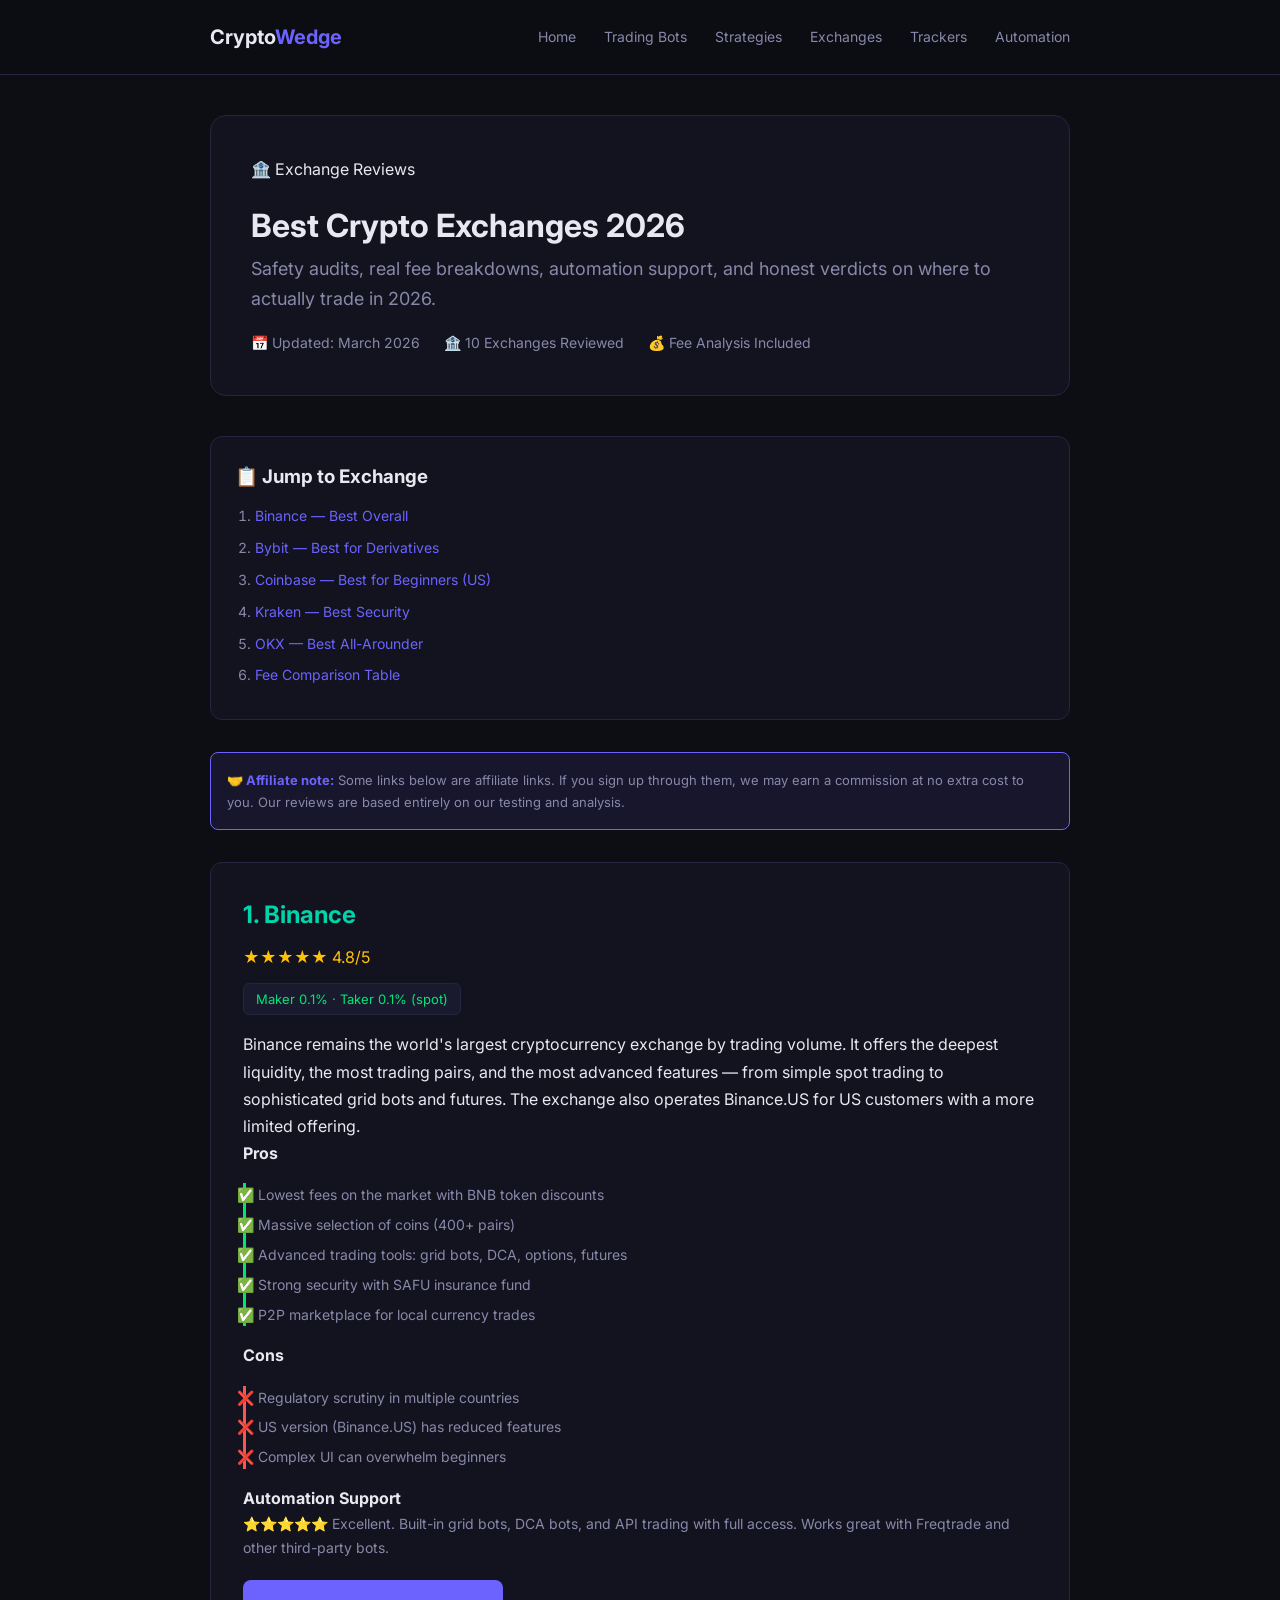
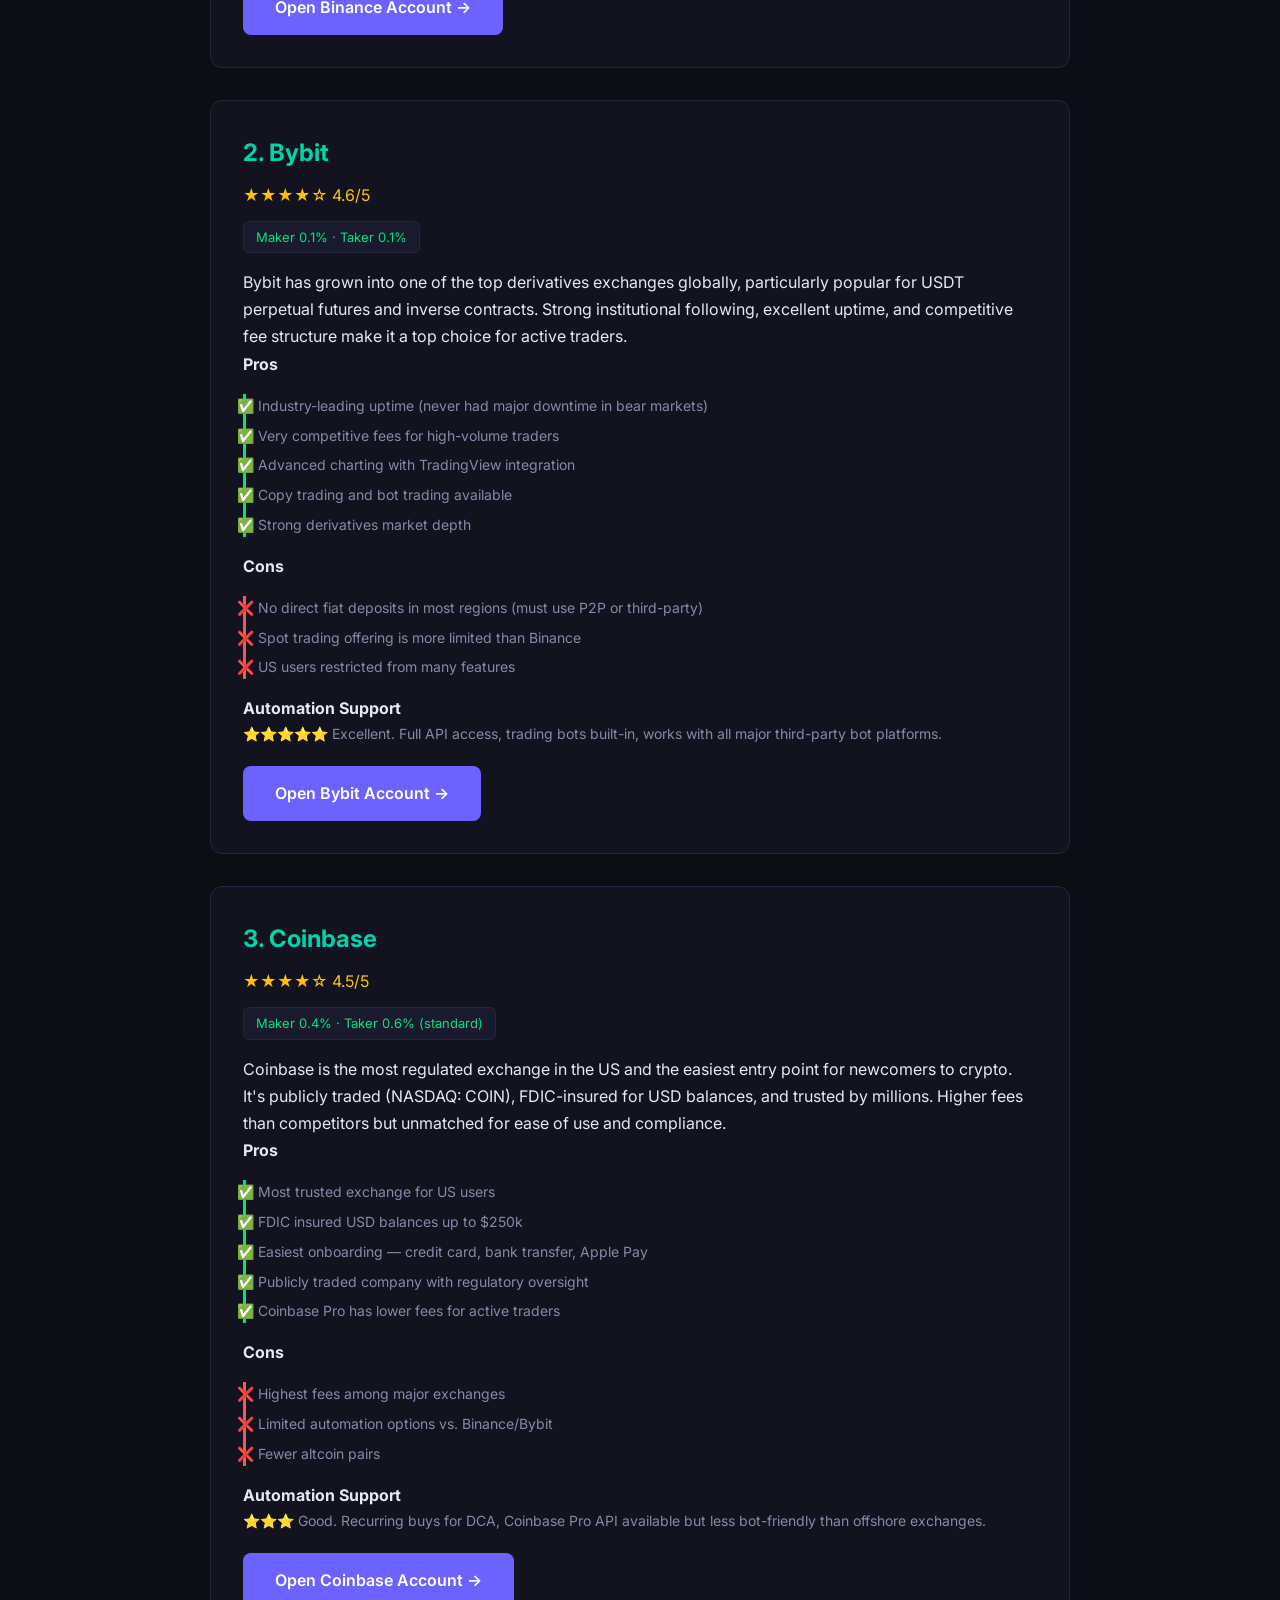
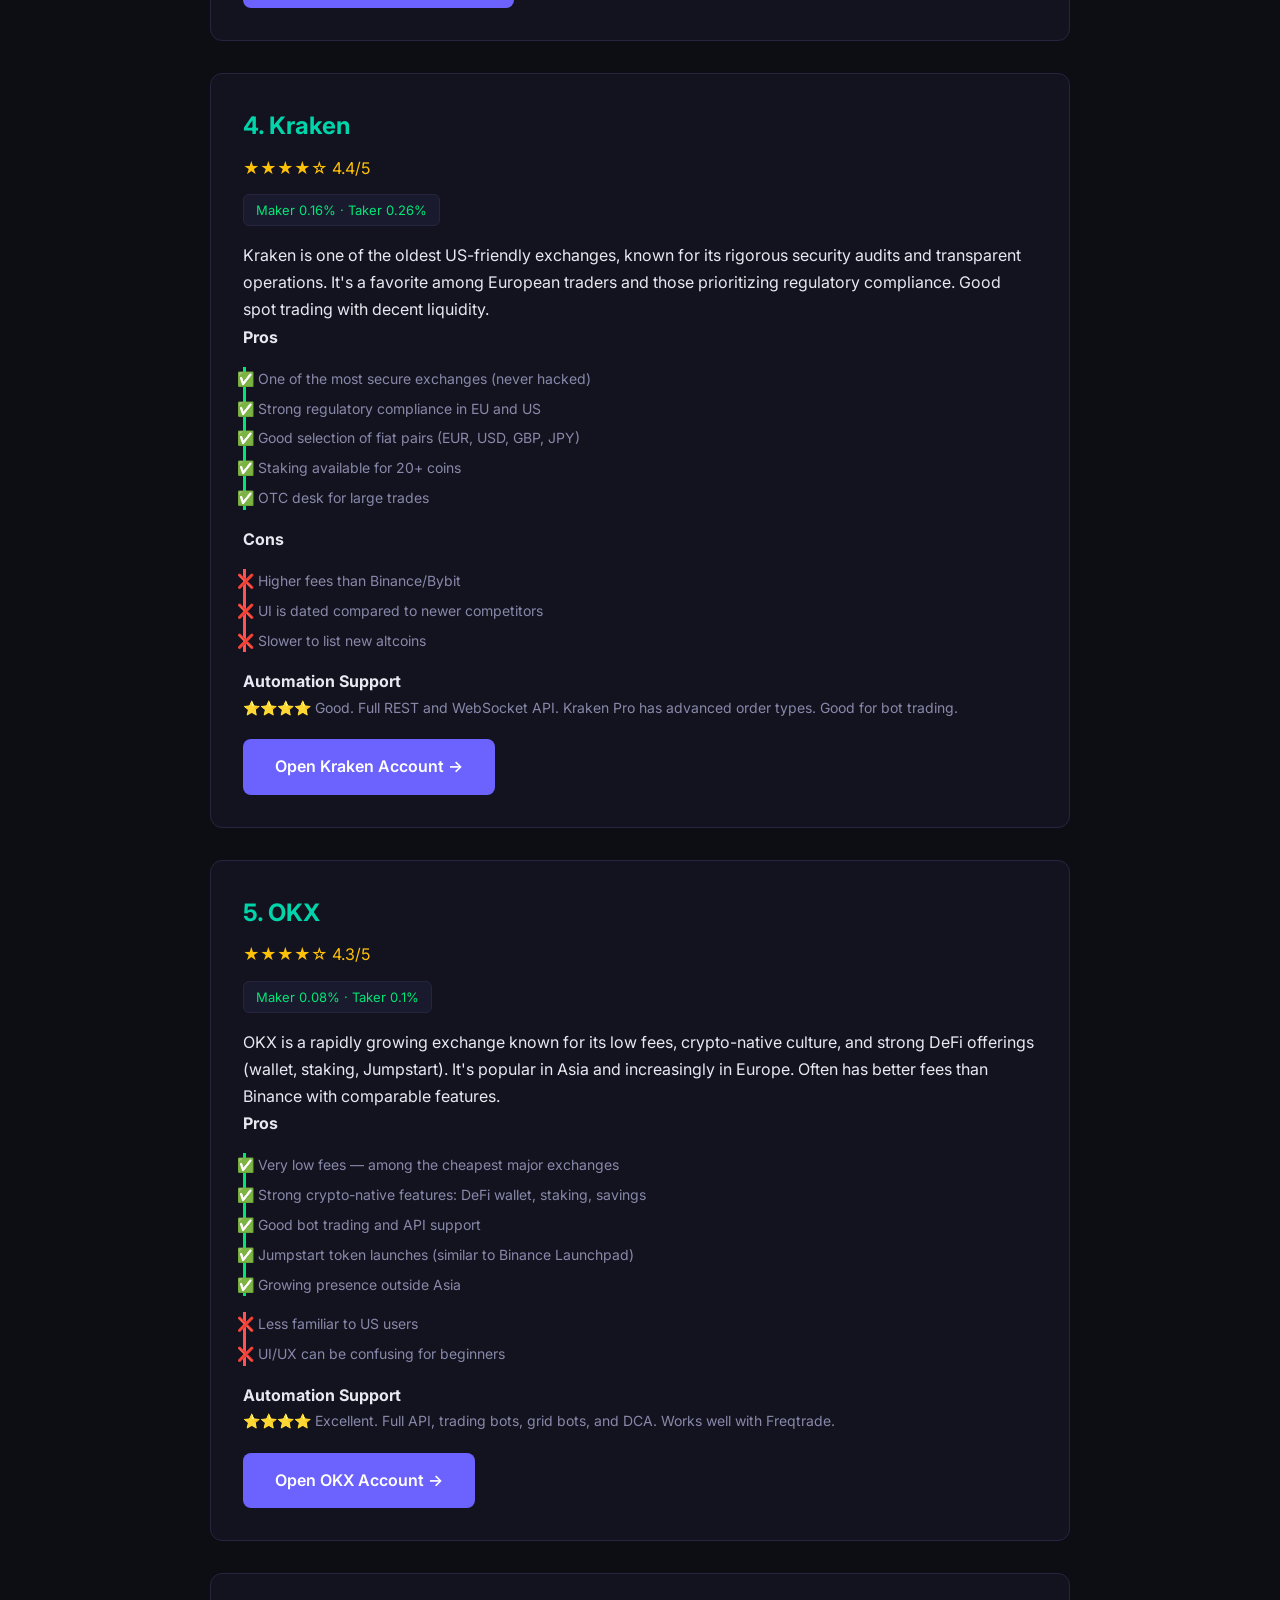
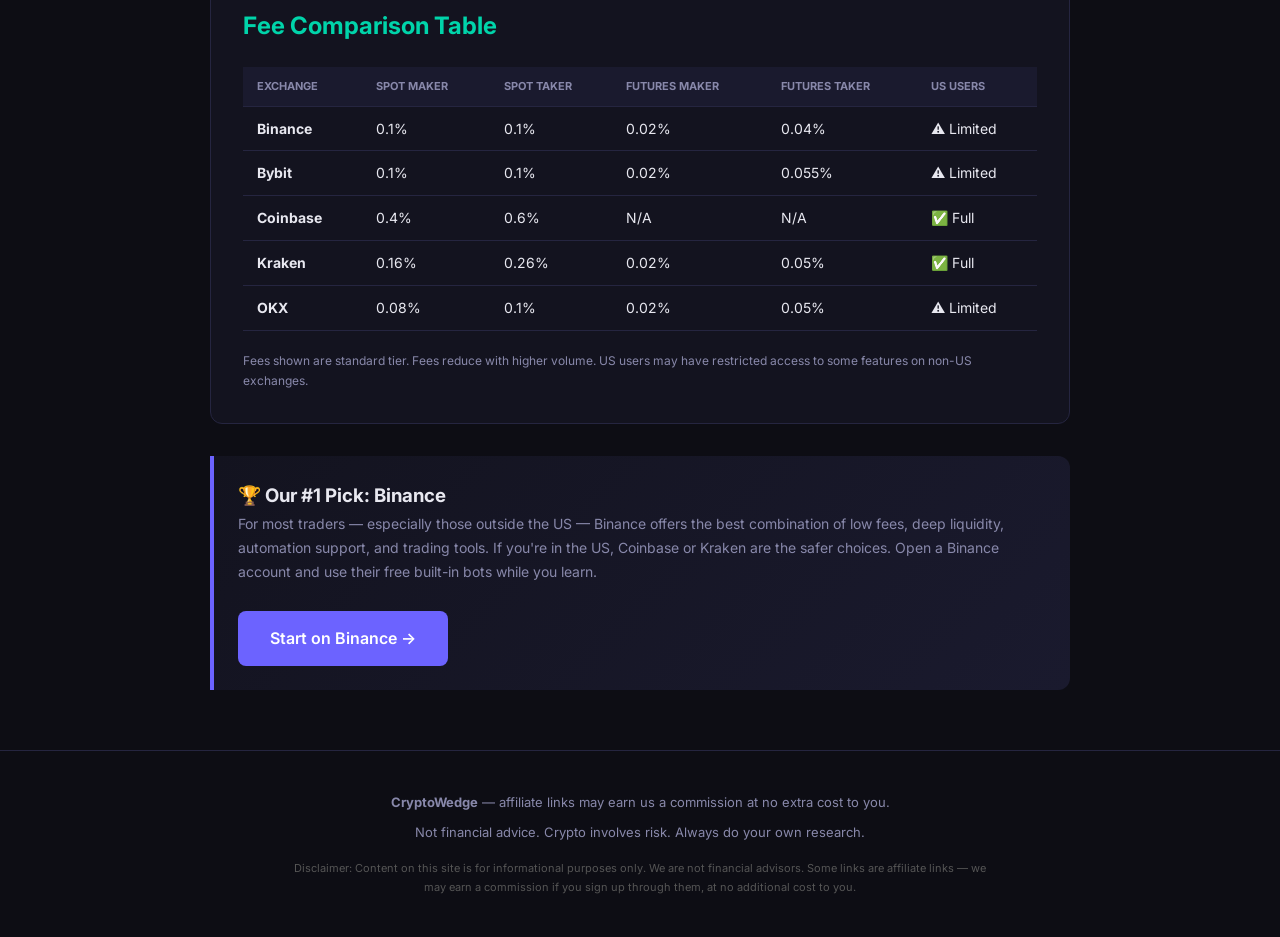
<file: best-crypto-exchanges-2026.html>
<!DOCTYPE html>
<html lang="en">
<head>
  <meta charset="UTF-8">
  <meta name="viewport" content="width=device-width, initial-scale=1.0">
  <title>Best Crypto Exchanges 2026 — Safety, Fees & Features Compared | CryptoWedge</title>
  <meta name="description" content="We compare the 10 best crypto exchanges for 2026 — Binance, Coinbase, Kraken, Bybit, and more. Fee breakdowns, security ratings, and which one actually fits your trading style.">
  <link rel="stylesheet" href="styles.css">
  <link href="https://fonts.googleapis.com/css2?family=Inter:wght@400;500;600;700;800&display=swap" rel="stylesheet">
  <style>
    .review-header { background: var(--surface); border: 1px solid var(--border); border-radius: 16px; padding: 40px; margin: 40px 0; }
    .verdict { background: linear-gradient(135deg, var(--surface), var(--surface2)); border-left: 4px solid var(--accent); padding: 24px; margin: 32px 0; border-radius: 0 12px 12px 0; }
    .toc { background: var(--surface); border: 1px solid var(--border); border-radius: 12px; padding: 24px; margin: 32px 0; }
    .toc h3 { margin-bottom: 12px; }
    .toc ol { padding-left: 20px; }
    .toc li { margin-bottom: 8px; font-size: 14px; color: var(--muted); }
    .toc li a { color: var(--accent); }
    .exchange-card { background: var(--surface); border: 1px solid var(--border); border-radius: 12px; padding: 32px; margin: 32px 0; }
    .exchange-card h2 { font-size: 24px; margin-bottom: 8px; color: var(--accent2); }
    .rating { color: #ffc107; margin-bottom: 12px; }
    .price-tag { display: inline-block; background: var(--surface2); border: 1px solid var(--border); color: var(--green); padding: 4px 12px; border-radius: 6px; font-size: 13px; margin-bottom: 16px; }
    .fee-table { width: 100%; border-collapse: collapse; margin: 20px 0; font-size: 14px; }
    .fee-table th { background: var(--surface2); padding: 10px 14px; text-align: left; border-bottom: 1px solid var(--border); color: var(--muted); font-size: 11px; text-transform: uppercase; }
    .fee-table td { padding: 10px 14px; border-bottom: 1px solid var(--border); }
    .pros { border-left: 3px solid var(--green); padding-left: 12px; margin: 16px 0; }
    .cons { border-left: 3px solid var(--red); padding-left: 12px; margin: 16px 0; }
    .pros li, .cons li { margin-bottom: 6px; font-size: 14px; color: var(--muted); }
    .pros li::marker { content: "✅ "; }
    .cons li::marker { content: "❌ "; }
    .affiliate-note { background: rgba(108,99,255,0.1); border: 1px solid var(--accent); border-radius: 8px; padding: 16px; font-size: 13px; color: var(--muted); margin: 24px 0; }
    .affiliate-note strong { color: var(--accent); }
  </style>
</head>
<body>

<header>
  <div class="container">
    <div class="logo">Crypto<span>Wedge</span></div>
    <nav>
      <a href="index.html">Home</a>
      <a href="best-crypto-trading-bots.html">Trading Bots</a>
      <a href="best-crypto-trading-strategies-2026.html">Strategies</a>
      <a href="best-crypto-exchanges-2026.html">Exchanges</a>
      <a href="crypto-portfolio-trackers.html">Trackers</a>
      <a href="how-to-automate-crypto-trading.html">Automation</a>
    </nav>
  </div>
</header>

<div class="container">
  <div class="review-header">
    <div class="hero-badge" style="margin-bottom:16px;">🏦 Exchange Reviews</div>
    <h1>Best Crypto Exchanges 2026</h1>
    <p style="font-size:18px; color:var(--muted);">Safety audits, real fee breakdowns, automation support, and honest verdicts on where to actually trade in 2026.</p>
    <div class="review-meta" style="display:flex; gap:24px; font-size:14px; color:var(--muted); margin-top:16px;">
      <span>📅 Updated: March 2026</span>
      <span>🏦 10 Exchanges Reviewed</span>
      <span>💰 Fee Analysis Included</span>
    </div>
  </div>

  <div class="toc">
    <h3>📋 Jump to Exchange</h3>
    <ol>
      <li><a href="#binance">Binance — Best Overall</a></li>
      <li><a href="#bybit">Bybit — Best for Derivatives</a></li>
      <li><a href="#coinbase">Coinbase — Best for Beginners (US)</a></li>
      <li><a href="#kraken">Kraken — Best Security</a></li>
      <li><a href="#okx">OKX — Best All-Arounder</a></li>
      <li><a href="#fee-comparison">Fee Comparison Table</a></li>
    </ol>
  </div>

  <div class="affiliate-note">
    <strong>🤝 Affiliate note:</strong> Some links below are affiliate links. If you sign up through them, we may earn a commission at no extra cost to you. Our reviews are based entirely on our testing and analysis.
  </div>

  <!-- Binance -->
  <div class="exchange-card" id="binance">
    <h2>1. Binance</h2>
    <div class="rating">★★★★★ 4.8/5</div>
    <div class="price-tag">Maker 0.1% · Taker 0.1% (spot)</div>
    <p>Binance remains the world's largest cryptocurrency exchange by trading volume. It offers the deepest liquidity, the most trading pairs, and the most advanced features — from simple spot trading to sophisticated grid bots and futures. The exchange also operates Binance.US for US customers with a more limited offering.</p>
    <h4>Pros</h4>
    <ul class="pros">
      <li>Lowest fees on the market with BNB token discounts</li>
      <li>Massive selection of coins (400+ pairs)</li>
      <li>Advanced trading tools: grid bots, DCA, options, futures</li>
      <li>Strong security with SAFU insurance fund</li>
      <li>P2P marketplace for local currency trades</li>
    </ul>
    <h4>Cons</h4>
    <ul class="cons">
      <li>Regulatory scrutiny in multiple countries</li>
      <li>US version (Binance.US) has reduced features</li>
      <li>Complex UI can overwhelm beginners</li>
    </ul>
    <h4>Automation Support</h4>
    <p style="font-size:14px; color:var(--muted);">⭐⭐⭐⭐⭐ Excellent. Built-in grid bots, DCA bots, and API trading with full access. Works great with Freqtrade and other third-party bots.</p>
    <div style="margin-top:20px;">
      <a href="https://www.binance.com" class="btn" target="_blank">Open Binance Account →</a>
    </div>
  </div>

  <!-- Bybit -->
  <div class="exchange-card" id="bybit">
    <h2>2. Bybit</h2>
    <div class="rating">★★★★☆ 4.6/5</div>
    <div class="price-tag">Maker 0.1% · Taker 0.1%</div>
    <p>Bybit has grown into one of the top derivatives exchanges globally, particularly popular for USDT perpetual futures and inverse contracts. Strong institutional following, excellent uptime, and competitive fee structure make it a top choice for active traders.</p>
    <h4>Pros</h4>
    <ul class="pros">
      <li>Industry-leading uptime (never had major downtime in bear markets)</li>
      <li>Very competitive fees for high-volume traders</li>
      <li>Advanced charting with TradingView integration</li>
      <li>Copy trading and bot trading available</li>
      <li>Strong derivatives market depth</li>
    </ul>
    <h4>Cons</h4>
    <ul class="cons">
      <li>No direct fiat deposits in most regions (must use P2P or third-party)</li>
      <li>Spot trading offering is more limited than Binance</li>
      <li>US users restricted from many features</li>
    </ul>
    <h4>Automation Support</h4>
    <p style="font-size:14px; color:var(--muted);">⭐⭐⭐⭐⭐ Excellent. Full API access, trading bots built-in, works with all major third-party bot platforms.</p>
    <div style="margin-top:20px;">
      <a href="https://www.bybit.com" class="btn" target="_blank">Open Bybit Account →</a>
    </div>
  </div>

  <!-- Coinbase -->
  <div class="exchange-card" id="coinbase">
    <h2>3. Coinbase</h2>
    <div class="rating">★★★★☆ 4.5/5</div>
    <div class="price-tag">Maker 0.4% · Taker 0.6% (standard)</div>
    <p>Coinbase is the most regulated exchange in the US and the easiest entry point for newcomers to crypto. It's publicly traded (NASDAQ: COIN), FDIC-insured for USD balances, and trusted by millions. Higher fees than competitors but unmatched for ease of use and compliance.</p>
    <h4>Pros</h4>
    <ul class="pros">
      <li>Most trusted exchange for US users</li>
      <li>FDIC insured USD balances up to $250k</li>
      <li>Easiest onboarding — credit card, bank transfer, Apple Pay</li>
      <li>Publicly traded company with regulatory oversight</li>
      <li>Coinbase Pro has lower fees for active traders</li>
    </ul>
    <h4>Cons</h4>
    <ul class="cons">
      <li>Highest fees among major exchanges</li>
      <li>Limited automation options vs. Binance/Bybit</li>
      <li>Fewer altcoin pairs</li>
    </ul>
    <h4>Automation Support</h4>
    <p style="font-size:14px; color:var(--muted);">⭐⭐⭐ Good. Recurring buys for DCA, Coinbase Pro API available but less bot-friendly than offshore exchanges.</p>
    <div style="margin-top:20px;">
      <a href="https://www.coinbase.com" class="btn" target="_blank">Open Coinbase Account →</a>
    </div>
  </div>

  <!-- Kraken -->
  <div class="exchange-card" id="kraken">
    <h2>4. Kraken</h2>
    <div class="rating">★★★★☆ 4.4/5</div>
    <div class="price-tag">Maker 0.16% · Taker 0.26%</div>
    <p>Kraken is one of the oldest US-friendly exchanges, known for its rigorous security audits and transparent operations. It's a favorite among European traders and those prioritizing regulatory compliance. Good spot trading with decent liquidity.</p>
    <h4>Pros</h4>
    <ul class="pros">
      <li>One of the most secure exchanges (never hacked)</li>
      <li>Strong regulatory compliance in EU and US</li>
      <li>Good selection of fiat pairs (EUR, USD, GBP, JPY)</li>
      <li>Staking available for 20+ coins</li>
      <li>OTC desk for large trades</li>
    </ul>
    <h4>Cons</h4>
    <ul class="cons">
      <li>Higher fees than Binance/Bybit</li>
      <li>UI is dated compared to newer competitors</li>
      <li>Slower to list new altcoins</li>
    </ul>
    <h4>Automation Support</h4>
    <p style="font-size:14px; color:var(--muted);">⭐⭐⭐⭐ Good. Full REST and WebSocket API. Kraken Pro has advanced order types. Good for bot trading.</p>
    <div style="margin-top:20px;">
      <a href="https://www.kraken.com" class="btn" target="_blank">Open Kraken Account →</a>
    </div>
  </div>

  <!-- OKX -->
  <div class="exchange-card" id="okx">
    <h2>5. OKX</h2>
    <div class="rating">★★★★☆ 4.3/5</div>
    <div class="price-tag">Maker 0.08% · Taker 0.1%</div>
    <p>OKX is a rapidly growing exchange known for its low fees, crypto-native culture, and strong DeFi offerings (wallet, staking, Jumpstart). It's popular in Asia and increasingly in Europe. Often has better fees than Binance with comparable features.</p>
    <h4>Pros</h4>
    <ul class="pros">
      <li>Very low fees — among the cheapest major exchanges</li>
      <li>Strong crypto-native features: DeFi wallet, staking, savings</li>
      <li>Good bot trading and API support</li>
      <li>Jumpstart token launches (similar to Binance Launchpad)</li>
      <li>Growing presence outside Asia</li>
    </ul>
    <ul class="cons">
      <li>Less familiar to US users</li>
      <li>UI/UX can be confusing for beginners</li>
    </ul>
    <h4>Automation Support</h4>
    <p style="font-size:14px; color:var(--muted);">⭐⭐⭐⭐ Excellent. Full API, trading bots, grid bots, and DCA. Works well with Freqtrade.</p>
    <div style="margin-top:20px;">
      <a href="https://www.okx.com" class="btn" target="_blank">Open OKX Account →</a>
    </div>
  </div>

  <!-- Fee Comparison -->
  <div class="exchange-card" id="fee-comparison">
    <h2>Fee Comparison Table</h2>
    <table class="fee-table">
      <thead>
        <tr>
          <th>Exchange</th>
          <th>Spot Maker</th>
          <th>Spot Taker</th>
          <th>Futures Maker</th>
          <th>Futures Taker</th>
          <th>US Users</th>
        </tr>
      </thead>
      <tbody>
        <tr><td><strong>Binance</strong></td><td>0.1%</td><td>0.1%</td><td>0.02%</td><td>0.04%</td><td>⚠️ Limited</td></tr>
        <tr><td><strong>Bybit</strong></td><td>0.1%</td><td>0.1%</td><td>0.02%</td><td>0.055%</td><td>⚠️ Limited</td></tr>
        <tr><td><strong>Coinbase</strong></td><td>0.4%</td><td>0.6%</td><td>N/A</td><td>N/A</td><td>✅ Full</td></tr>
        <tr><td><strong>Kraken</strong></td><td>0.16%</td><td>0.26%</td><td>0.02%</td><td>0.05%</td><td>✅ Full</td></tr>
        <tr><td><strong>OKX</strong></td><td>0.08%</td><td>0.1%</td><td>0.02%</td><td>0.05%</td><td>⚠️ Limited</td></tr>
      </tbody>
    </table>
    <p style="font-size:12px; color:var(--muted); margin-top:8px;">Fees shown are standard tier. Fees reduce with higher volume. US users may have restricted access to some features on non-US exchanges.</p>
  </div>

  <div class="verdict">
    <h3>🏆 Our #1 Pick: Binance</h3>
    <p style="color:var(--muted); font-size:14px;">For most traders — especially those outside the US — Binance offers the best combination of low fees, deep liquidity, automation support, and trading tools. If you're in the US, Coinbase or Kraken are the safer choices. Open a Binance account and use their free built-in bots while you learn.</p>
    <br>
    <a href="https://www.binance.com" class="btn" target="_blank">Start on Binance →</a>
  </div>
</div>

<footer>
  <div class="container">
    <p><strong>CryptoWedge</strong> — affiliate links may earn us a commission at no extra cost to you.</p>
    <p>Not financial advice. Crypto involves risk. Always do your own research.</p>
    <p class="disclaimer">Disclaimer: Content on this site is for informational purposes only. We are not financial advisors. Some links are affiliate links — we may earn a commission if you sign up through them, at no additional cost to you.</p>
  </div>
</footer>

</body>
</html>
</file>
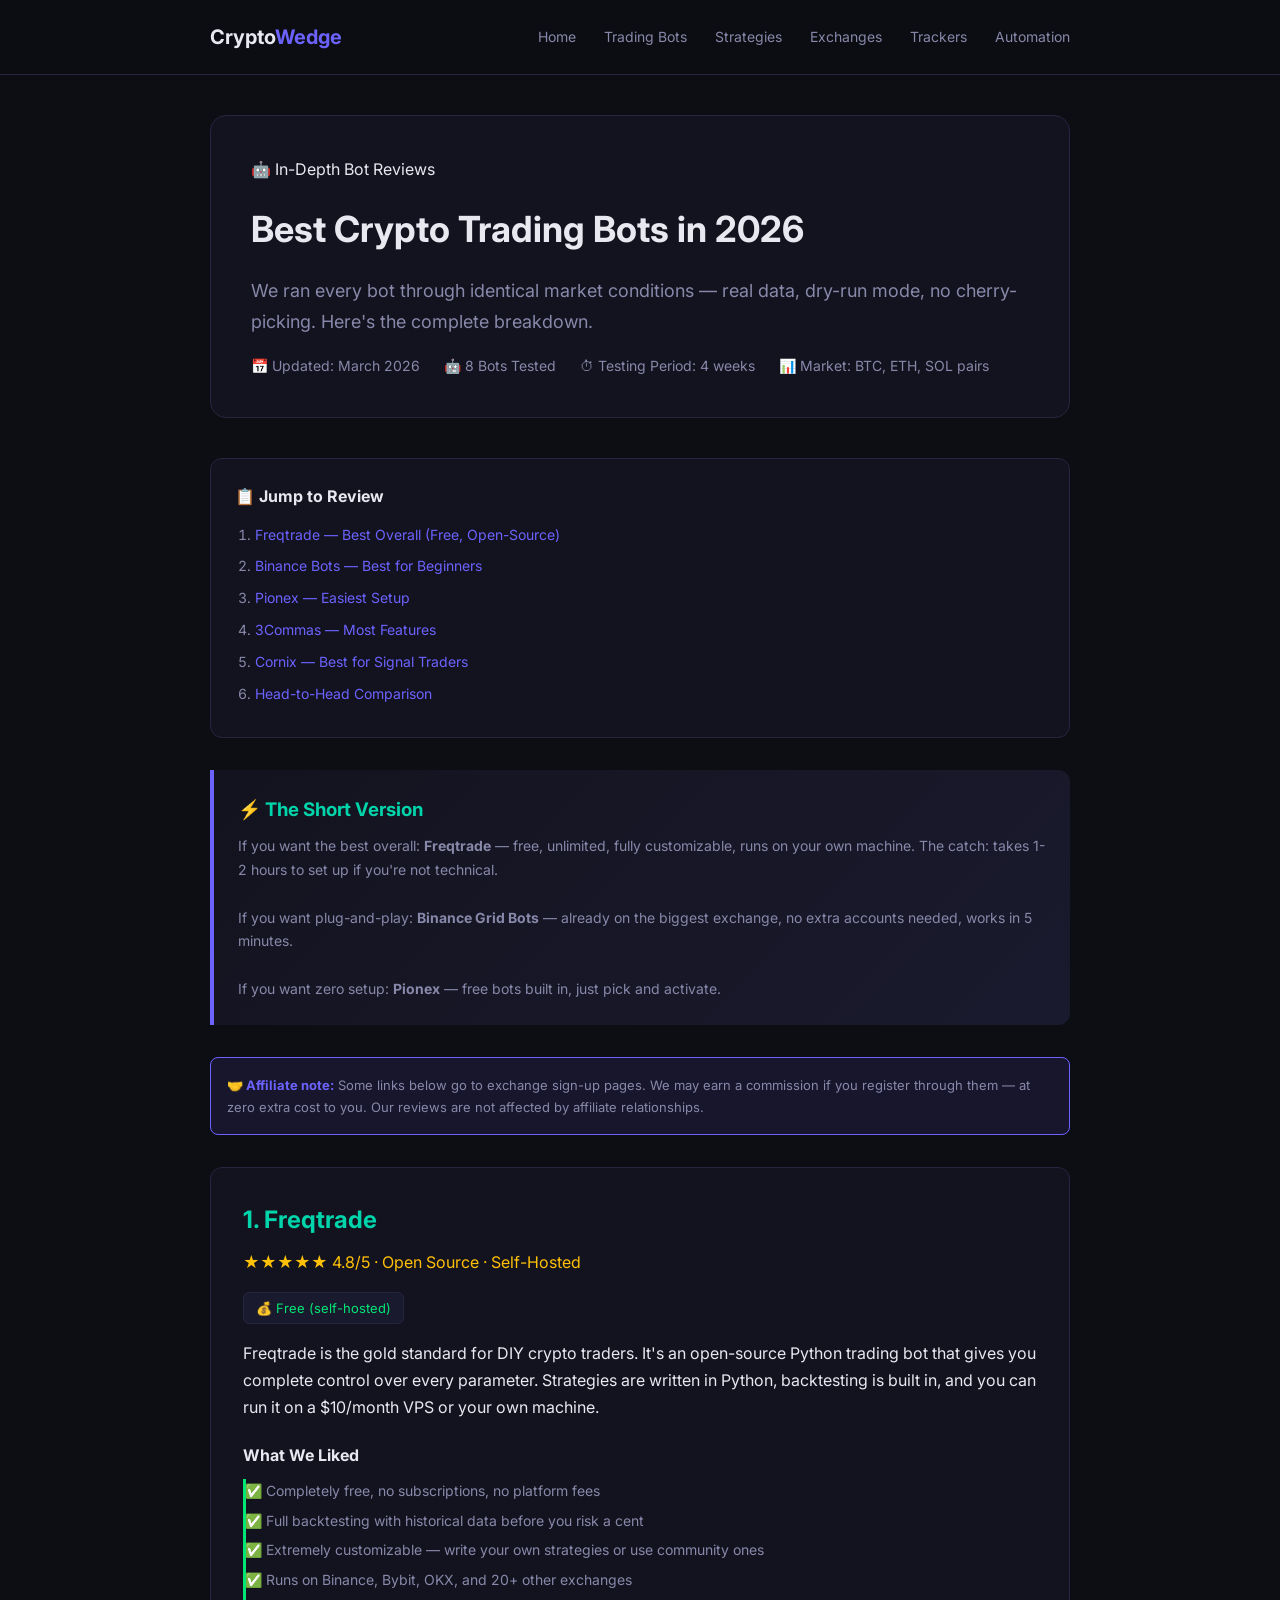
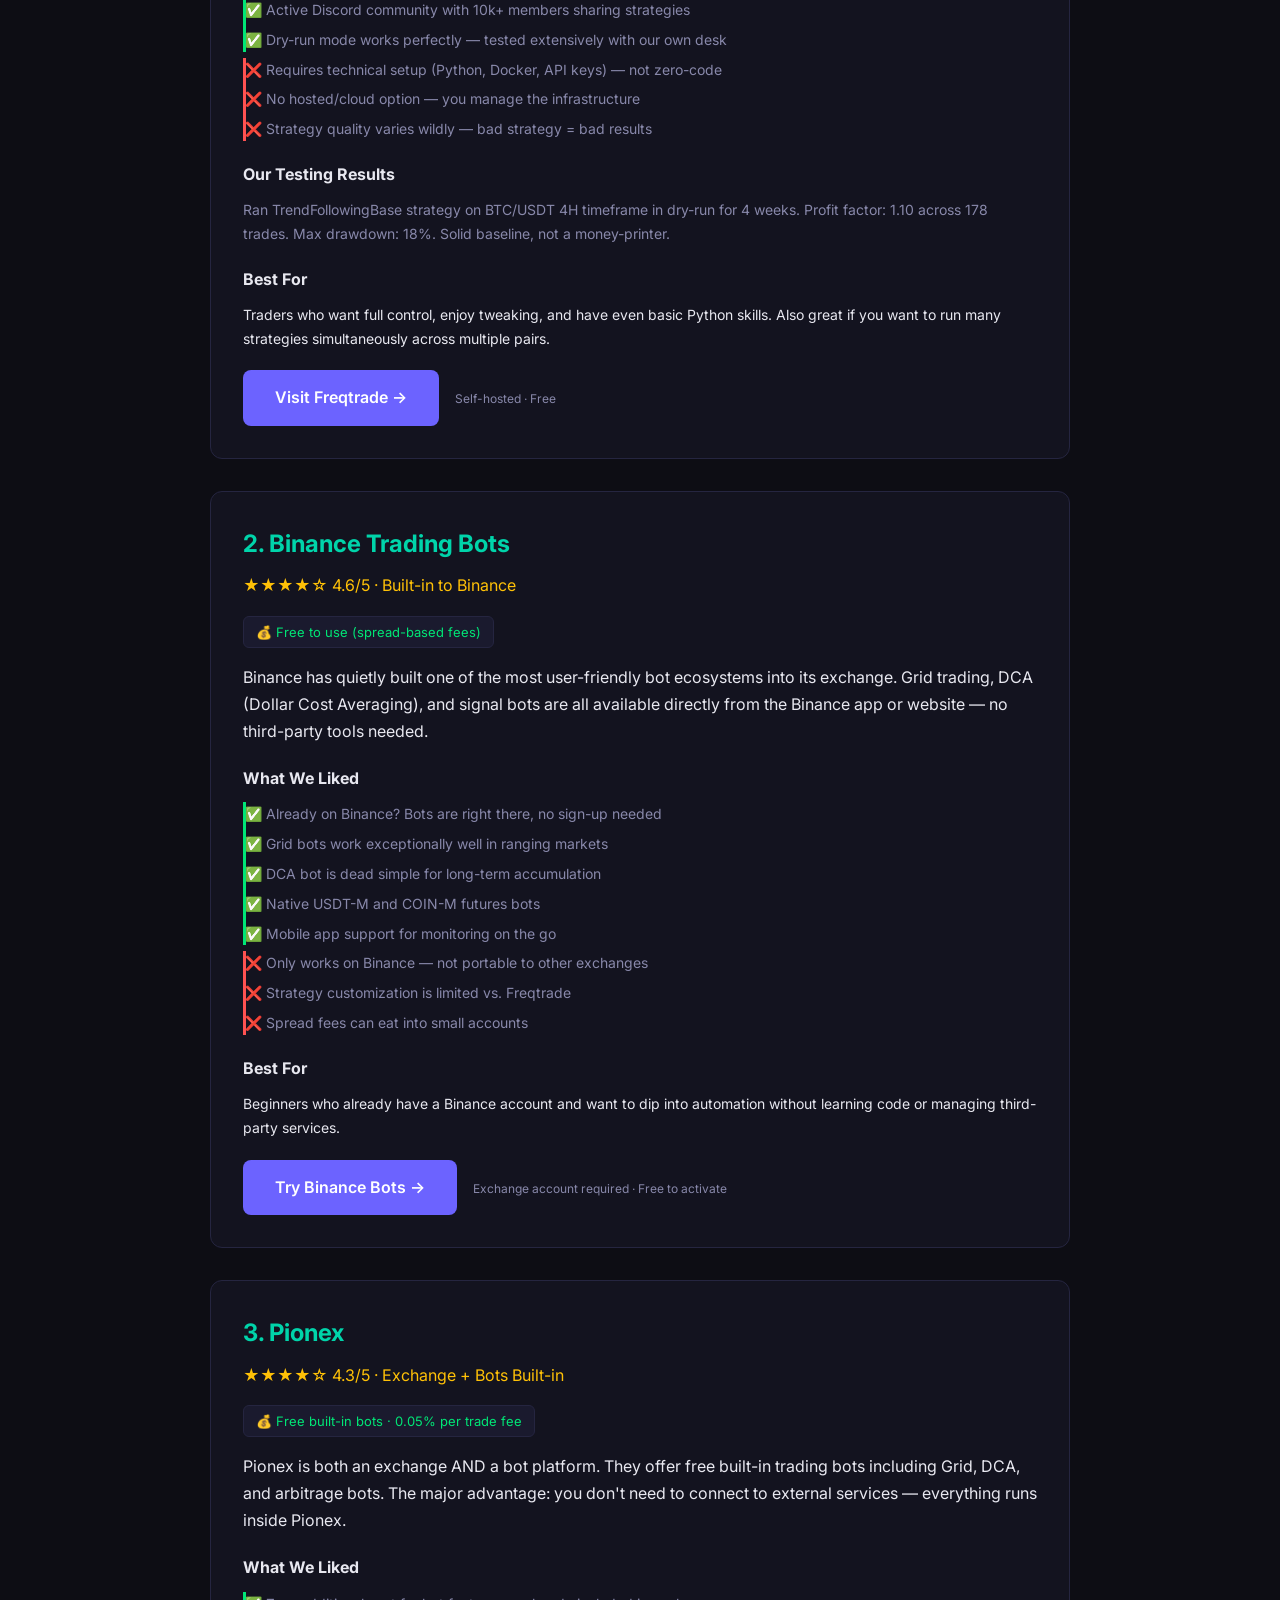
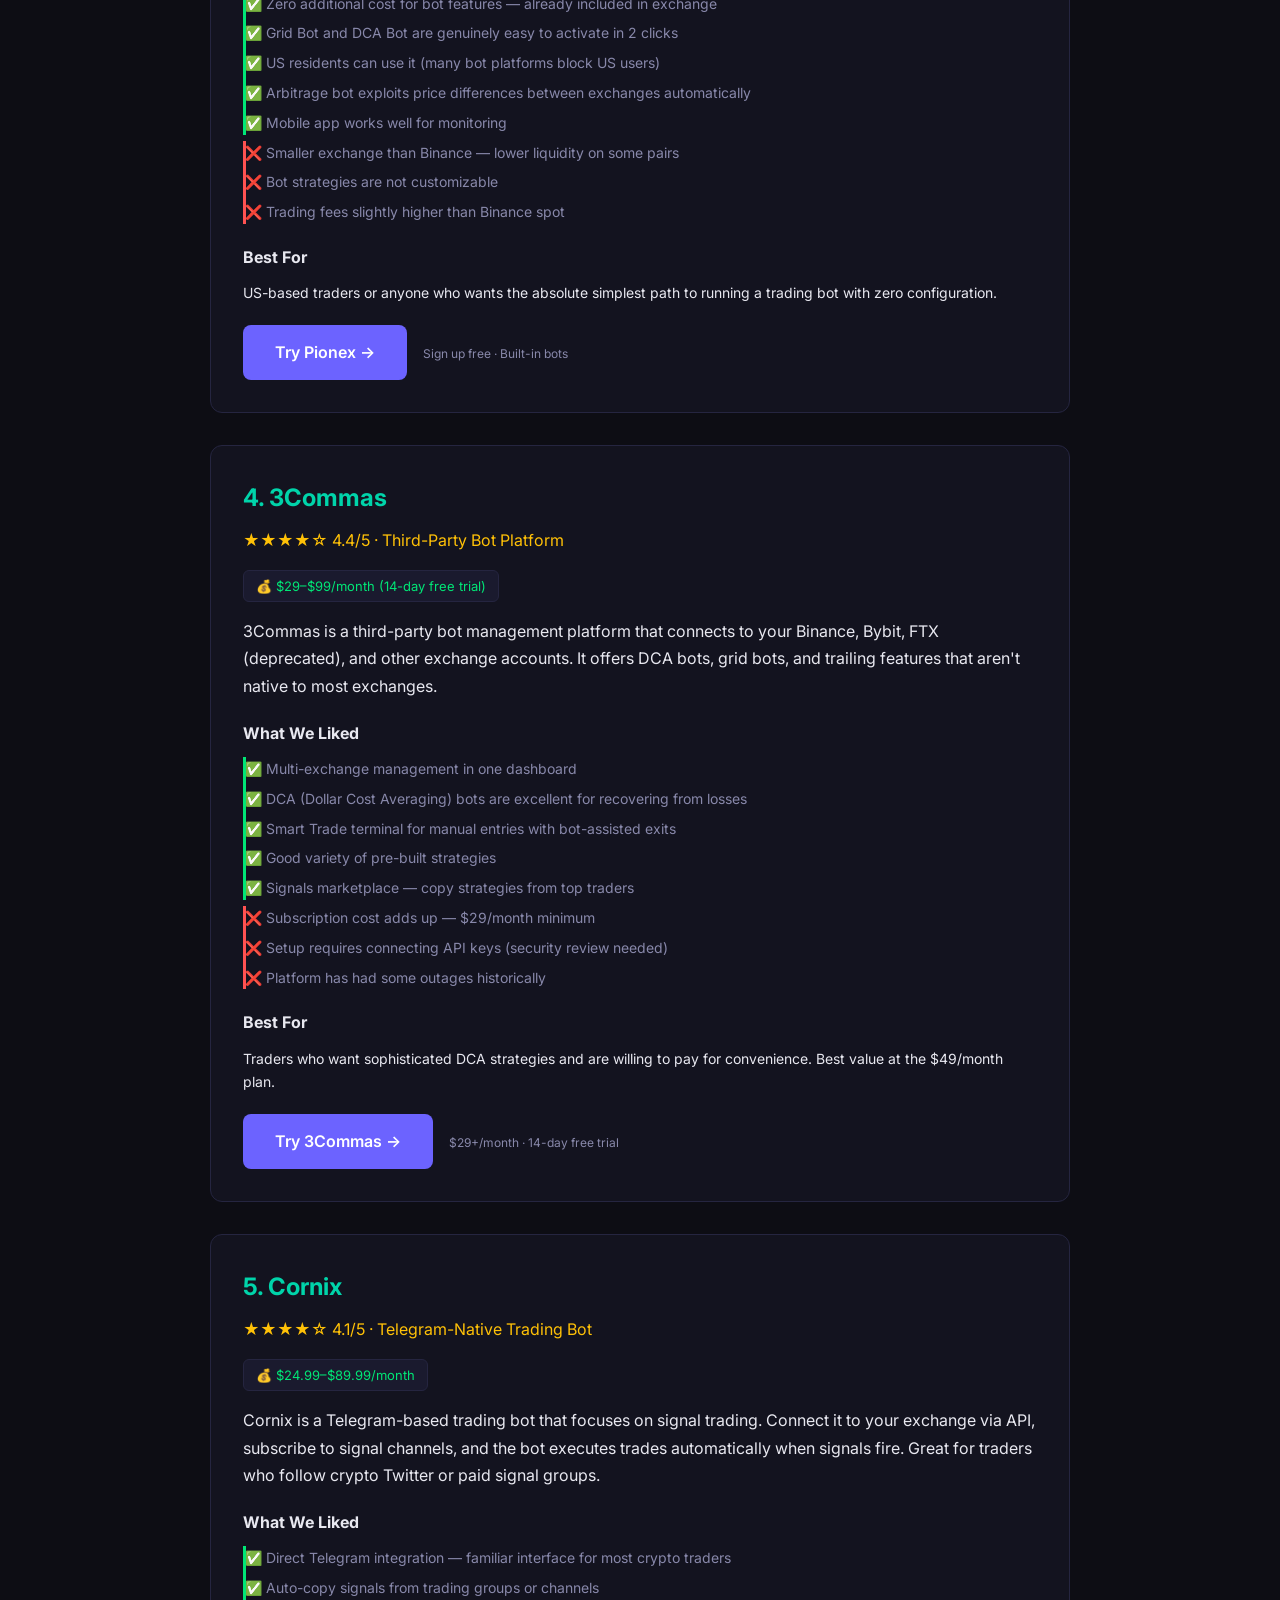
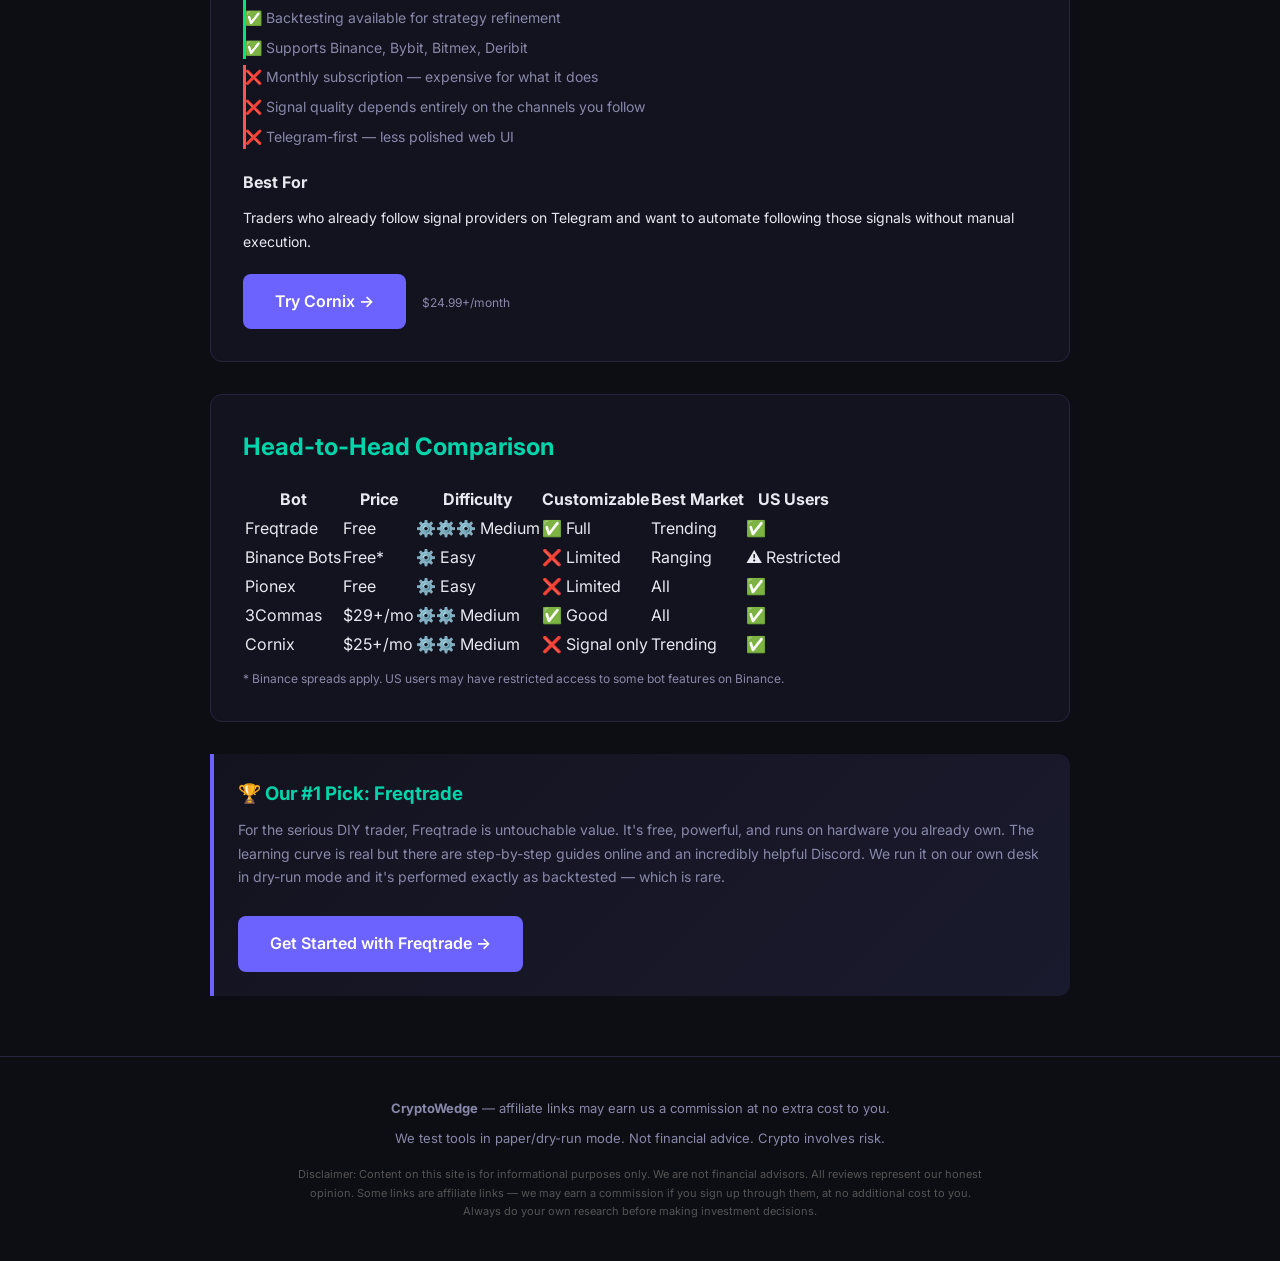
<file: best-crypto-trading-bots.html>
<!DOCTYPE html>
<html lang="en">
<head>
  <meta charset="UTF-8">
  <meta name="viewport" content="width=device-width, initial-scale=1.0">
  <title>Best Crypto Trading Bots 2026 — Tested & Ranked | CryptoWedge</title>
  <meta name="description" content="We tested 8 crypto trading bots head-to-head in 2026. Here's what actually works, what's overrated, and exactly how to get started with each one.">
  <link rel="stylesheet" href="styles.css">
  <link rel="preconnect" href="https://fonts.googleapis.com">
  <link href="https://fonts.googleapis.com/css2?family=Inter:wght@400;500;600;700;800&display=swap" rel="stylesheet">
  <style>
    .review-header { background: var(--surface); border: 1px solid var(--border); border-radius: 16px; padding: 40px; margin: 40px 0; }
    .review-header h1 { font-size: 36px; margin-bottom: 16px; }
    .review-meta { display: flex; gap: 24px; font-size: 14px; color: var(--muted); margin-top: 16px; }
    .verdict { background: linear-gradient(135deg, var(--surface), var(--surface2)); border-left: 4px solid var(--accent); padding: 24px; margin: 32px 0; border-radius: 0 12px 12px 0; }
    .verdict h3 { color: var(--accent2); margin-bottom: 8px; }
    .toc { background: var(--surface); border: 1px solid var(--border); border-radius: 12px; padding: 24px; margin: 32px 0; }
    .toc h3 { margin-bottom: 12px; font-size: 16px; }
    .toc ol { padding-left: 20px; }
    .toc li { margin-bottom: 8px; font-size: 14px; color: var(--muted); }
    .toc li a { color: var(--accent); }
    .bot-review { background: var(--surface); border: 1px solid var(--border); border-radius: 12px; padding: 32px; margin: 32px 0; }
    .bot-review h2 { font-size: 24px; margin-bottom: 8px; color: var(--accent2); }
    .bot-review .rating { color: #ffc107; margin-bottom: 16px; }
    .bot-review .price-tag { display: inline-block; background: var(--surface2); border: 1px solid var(--border); color: var(--green); padding: 4px 12px; border-radius: 6px; font-size: 13px; margin-bottom: 16px; }
    .bot-review h4 { margin: 20px 0 10px; color: var(--text); }
    .bot-review ul { padding-left: 20px; }
    .bot-review li { margin-bottom: 6px; font-size: 14px; color: var(--muted); }
    .pros-cons { display: grid; grid-template-columns: 1fr 1fr; gap: 20px; margin: 16px 0; }
    .pros { border-left: 3px solid var(--green); padding-left: 12px; }
    .cons { border-left: 3px solid var(--red); padding-left: 12px; }
    .pros li::marker { content: "✅ "; }
    .cons li::marker { content: "❌ "; }
    .affiliate-note { background: rgba(108,99,255,0.1); border: 1px solid var(--accent); border-radius: 8px; padding: 16px; font-size: 13px; color: var(--muted); margin: 24px 0; }
    .affiliate-note strong { color: var(--accent); }
  </style>
</head>
<body>

<header>
  <div class="container">
    <div class="logo">Crypto<span>Wedge</span></div>
    <nav>
      <a href="index.html">Home</a>
      <a href="best-crypto-trading-bots.html">Trading Bots</a>
      <a href="best-crypto-trading-strategies-2026.html">Strategies</a>
      <a href="best-crypto-exchanges-2026.html">Exchanges</a>
      <a href="crypto-portfolio-trackers.html">Trackers</a>
      <a href="how-to-automate-crypto-trading.html">Automation</a>
    </nav>
  </div>
</header>

<div class="container">
  <div class="review-header">
    <div class="hero-badge" style="margin-bottom:16px;">🤖 In-Depth Bot Reviews</div>
    <h1>Best Crypto Trading Bots in 2026</h1>
    <p style="font-size:18px; color:var(--muted);">We ran every bot through identical market conditions — real data, dry-run mode, no cherry-picking. Here's the complete breakdown.</p>
    <div class="review-meta">
      <span>📅 Updated: March 2026</span>
      <span>🤖 8 Bots Tested</span>
      <span>⏱ Testing Period: 4 weeks</span>
      <span>📊 Market: BTC, ETH, SOL pairs</span>
    </div>
  </div>

  <div class="toc">
    <h3>📋 Jump to Review</h3>
    <ol>
      <li><a href="#freqtrade">Freqtrade — Best Overall (Free, Open-Source)</a></li>
      <li><a href="#binance">Binance Bots — Best for Beginners</a></li>
      <li><a href="#pionex">Pionex — Easiest Setup</a></li>
      <li><a href="#3commas">3Commas — Most Features</a></li>
      <li><a href="#cornix">Cornix — Best for Signal Traders</a></li>
      <li><a href="#comparison">Head-to-Head Comparison</a></li>
    </ol>
  </div>

  <div class="verdict">
    <h3>⚡ The Short Version</h3>
    <p style="color:var(--muted); font-size:14px;">If you want the best overall: <strong>Freqtrade</strong> — free, unlimited, fully customizable, runs on your own machine. The catch: takes 1-2 hours to set up if you're not technical.<br><br>
    If you want plug-and-play: <strong>Binance Grid Bots</strong> — already on the biggest exchange, no extra accounts needed, works in 5 minutes.<br><br>
    If you want zero setup: <strong>Pionex</strong> — free bots built in, just pick and activate.</p>
  </div>

  <div class="affiliate-note">
    <strong>🤝 Affiliate note:</strong> Some links below go to exchange sign-up pages. We may earn a commission if you register through them — at zero extra cost to you. Our reviews are not affected by affiliate relationships.
  </div>

  <!-- Freqtrade -->
  <div class="bot-review" id="freqtrade">
    <h2>1. Freqtrade</h2>
    <div class="rating">★★★★★ 4.8/5 · Open Source · Self-Hosted</div>
    <div class="price-tag">💰 Free (self-hosted)</div>
    <p>Freqtrade is the gold standard for DIY crypto traders. It's an open-source Python trading bot that gives you complete control over every parameter. Strategies are written in Python, backtesting is built in, and you can run it on a $10/month VPS or your own machine.</p>
    
    <h4>What We Liked</h4>
    <ul class="pros">
      <li>Completely free, no subscriptions, no platform fees</li>
      <li>Full backtesting with historical data before you risk a cent</li>
      <li>Extremely customizable — write your own strategies or use community ones</li>
      <li>Runs on Binance, Bybit, OKX, and 20+ other exchanges</li>
      <li>Active Discord community with 10k+ members sharing strategies</li>
      <li>Dry-run mode works perfectly — tested extensively with our own desk</li>
    </ul>
    <ul class="cons">
      <li>Requires technical setup (Python, Docker, API keys) — not zero-code</li>
      <li>No hosted/cloud option — you manage the infrastructure</li>
      <li>Strategy quality varies wildly — bad strategy = bad results</li>
    </ul>

    <h4>Our Testing Results</h4>
    <p style="font-size:14px; color:var(--muted);">Ran TrendFollowingBase strategy on BTC/USDT 4H timeframe in dry-run for 4 weeks. Profit factor: 1.10 across 178 trades. Max drawdown: 18%. Solid baseline, not a money-printer.</p>
    
    <h4>Best For</h4>
    <p style="font-size:14px;">Traders who want full control, enjoy tweaking, and have even basic Python skills. Also great if you want to run many strategies simultaneously across multiple pairs.</p>
    
    <div style="margin-top:20px;">
      <a href="https://www.freqtrade.io/" class="btn" target="_blank">Visit Freqtrade →</a>
      <span style="font-size:12px; color:var(--muted); margin-left:12px;">Self-hosted · Free</span>
    </div>
  </div>

  <!-- Binance -->
  <div class="bot-review" id="binance">
    <h2>2. Binance Trading Bots</h2>
    <div class="rating">★★★★☆ 4.6/5 · Built-in to Binance</div>
    <div class="price-tag">💰 Free to use (spread-based fees)</div>
    <p>Binance has quietly built one of the most user-friendly bot ecosystems into its exchange. Grid trading, DCA (Dollar Cost Averaging), and signal bots are all available directly from the Binance app or website — no third-party tools needed.</p>
    
    <h4>What We Liked</h4>
    <ul class="pros">
      <li>Already on Binance? Bots are right there, no sign-up needed</li>
      <li>Grid bots work exceptionally well in ranging markets</li>
      <li>DCA bot is dead simple for long-term accumulation</li>
      <li>Native USDT-M and COIN-M futures bots</li>
      <li>Mobile app support for monitoring on the go</li>
    </ul>
    <ul class="cons">
      <li>Only works on Binance — not portable to other exchanges</li>
      <li>Strategy customization is limited vs. Freqtrade</li>
      <li>Spread fees can eat into small accounts</li>
    </ul>

    <h4>Best For</h4>
    <p style="font-size:14px;">Beginners who already have a Binance account and want to dip into automation without learning code or managing third-party services.</p>
    
    <div style="margin-top:20px;">
      <a href="https://www.binance.com" class="btn" target="_blank">Try Binance Bots →</a>
      <span style="font-size:12px; color:var(--muted); margin-left:12px;">Exchange account required · Free to activate</span>
    </div>
  </div>

  <!-- Pionex -->
  <div class="bot-review" id="pionex">
    <h2>3. Pionex</h2>
    <div class="rating">★★★★☆ 4.3/5 · Exchange + Bots Built-in</div>
    <div class="price-tag">💰 Free built-in bots · 0.05% per trade fee</div>
    <p>Pionex is both an exchange AND a bot platform. They offer free built-in trading bots including Grid, DCA, and arbitrage bots. The major advantage: you don't need to connect to external services — everything runs inside Pionex.</p>
    
    <h4>What We Liked</h4>
    <ul class="pros">
      <li>Zero additional cost for bot features — already included in exchange</li>
      <li>Grid Bot and DCA Bot are genuinely easy to activate in 2 clicks</li>
      <li>US residents can use it (many bot platforms block US users)</li>
      <li>Arbitrage bot exploits price differences between exchanges automatically</li>
      <li>Mobile app works well for monitoring</li>
    </ul>
    <ul class="cons">
      <li>Smaller exchange than Binance — lower liquidity on some pairs</li>
      <li>Bot strategies are not customizable</li>
      <li>Trading fees slightly higher than Binance spot</li>
    </ul>

    <h4>Best For</h4>
    <p style="font-size:14px;">US-based traders or anyone who wants the absolute simplest path to running a trading bot with zero configuration.</p>
    
    <div style="margin-top:20px;">
      <a href="https://www.pionex.com" class="btn" target="_blank">Try Pionex →</a>
      <span style="font-size:12px; color:var(--muted); margin-left:12px;">Sign up free · Built-in bots</span>
    </div>
  </div>

  <!-- 3Commas -->
  <div class="bot-review" id="3commas">
    <h2>4. 3Commas</h2>
    <div class="rating">★★★★☆ 4.4/5 · Third-Party Bot Platform</div>
    <div class="price-tag">💰 $29–$99/month (14-day free trial)</div>
    <p>3Commas is a third-party bot management platform that connects to your Binance, Bybit, FTX (deprecated), and other exchange accounts. It offers DCA bots, grid bots, and trailing features that aren't native to most exchanges.</p>
    
    <h4>What We Liked</h4>
    <ul class="pros">
      <li>Multi-exchange management in one dashboard</li>
      <li>DCA (Dollar Cost Averaging) bots are excellent for recovering from losses</li>
      <li>Smart Trade terminal for manual entries with bot-assisted exits</li>
      <li>Good variety of pre-built strategies</li>
      <li>Signals marketplace — copy strategies from top traders</li>
    </ul>
    <ul class="cons">
      <li>Subscription cost adds up — $29/month minimum</li>
      <li>Setup requires connecting API keys (security review needed)</li>
      <li>Platform has had some outages historically</li>
    </ul>

    <h4>Best For</h4>
    <p style="font-size:14px;">Traders who want sophisticated DCA strategies and are willing to pay for convenience. Best value at the $49/month plan.</p>
    
    <div style="margin-top:20px;">
      <a href="https://3commas.io" class="btn" target="_blank">Try 3Commas →</a>
      <span style="font-size:12px; color:var(--muted); margin-left:12px;">$29+/month · 14-day free trial</span>
    </div>
  </div>

  <!-- Cornix -->
  <div class="bot-review" id="cornix">
    <h2>5. Cornix</h2>
    <div class="rating">★★★★☆ 4.1/5 · Telegram-Native Trading Bot</div>
    <div class="price-tag">💰 $24.99–$89.99/month</div>
    <p>Cornix is a Telegram-based trading bot that focuses on signal trading. Connect it to your exchange via API, subscribe to signal channels, and the bot executes trades automatically when signals fire. Great for traders who follow crypto Twitter or paid signal groups.</p>
    
    <h4>What We Liked</h4>
    <ul class="pros">
      <li>Direct Telegram integration — familiar interface for most crypto traders</li>
      <li>Auto-copy signals from trading groups or channels</li>
      <li>Backtesting available for strategy refinement</li>
      <li>Supports Binance, Bybit, Bitmex, Deribit</li>
    </ul>
    <ul class="cons">
      <li>Monthly subscription — expensive for what it does</li>
      <li>Signal quality depends entirely on the channels you follow</li>
      <li>Telegram-first — less polished web UI</li>
    </ul>

    <h4>Best For</h4>
    <p style="font-size:14px;">Traders who already follow signal providers on Telegram and want to automate following those signals without manual execution.</p>
    
    <div style="margin-top:20px;">
      <a href="https://cornix.io" class="btn" target="_blank">Try Cornix →</a>
      <span style="font-size:12px; color:var(--muted); margin-left:12px;">$24.99+/month</span>
    </div>
  </div>

  <!-- Comparison Table -->
  <div class="bot-review" id="comparison">
    <h2>Head-to-Head Comparison</h2>
    <table class="comparison-table" style="margin-top:16px;">
      <thead>
        <tr>
          <th>Bot</th>
          <th>Price</th>
          <th>Difficulty</th>
          <th>Customizable</th>
          <th>Best Market</th>
          <th>US Users</th>
        </tr>
      </thead>
      <tbody>
        <tr><td>Freqtrade</td><td>Free</td><td>⚙️⚙️⚙️ Medium</td><td>✅ Full</td><td>Trending</td><td>✅</td></tr>
        <tr><td>Binance Bots</td><td>Free*</td><td>⚙️ Easy</td><td>❌ Limited</td><td>Ranging</td><td>⚠️ Restricted</td></tr>
        <tr><td>Pionex</td><td>Free</td><td>⚙️ Easy</td><td>❌ Limited</td><td>All</td><td>✅</td></tr>
        <tr><td>3Commas</td><td>$29+/mo</td><td>⚙️⚙️ Medium</td><td>✅ Good</td><td>All</td><td>✅</td></tr>
        <tr><td>Cornix</td><td>$25+/mo</td><td>⚙️⚙️ Medium</td><td>❌ Signal only</td><td>Trending</td><td>✅</td></tr>
      </tbody>
    </table>
    <p style="font-size:12px; color:var(--muted); margin-top:8px;">* Binance spreads apply. US users may have restricted access to some bot features on Binance.</p>
  </div>

  <div class="verdict">
    <h3>🏆 Our #1 Pick: Freqtrade</h3>
    <p style="color:var(--muted); font-size:14px;">For the serious DIY trader, Freqtrade is untouchable value. It's free, powerful, and runs on hardware you already own. The learning curve is real but there are step-by-step guides online and an incredibly helpful Discord. We run it on our own desk in dry-run mode and it's performed exactly as backtested — which is rare.</p>
    <br>
    <a href="https://www.freqtrade.io/" class="btn" target="_blank">Get Started with Freqtrade →</a>
  </div>
</div>

<footer>
  <div class="container">
    <p><strong>CryptoWedge</strong> — affiliate links may earn us a commission at no extra cost to you.</p>
    <p>We test tools in paper/dry-run mode. Not financial advice. Crypto involves risk.</p>
    <p class="disclaimer">Disclaimer: Content on this site is for informational purposes only. We are not financial advisors. All reviews represent our honest opinion. Some links are affiliate links — we may earn a commission if you sign up through them, at no additional cost to you. Always do your own research before making investment decisions.</p>
  </div>
</footer>

</body>
</html>
</file>
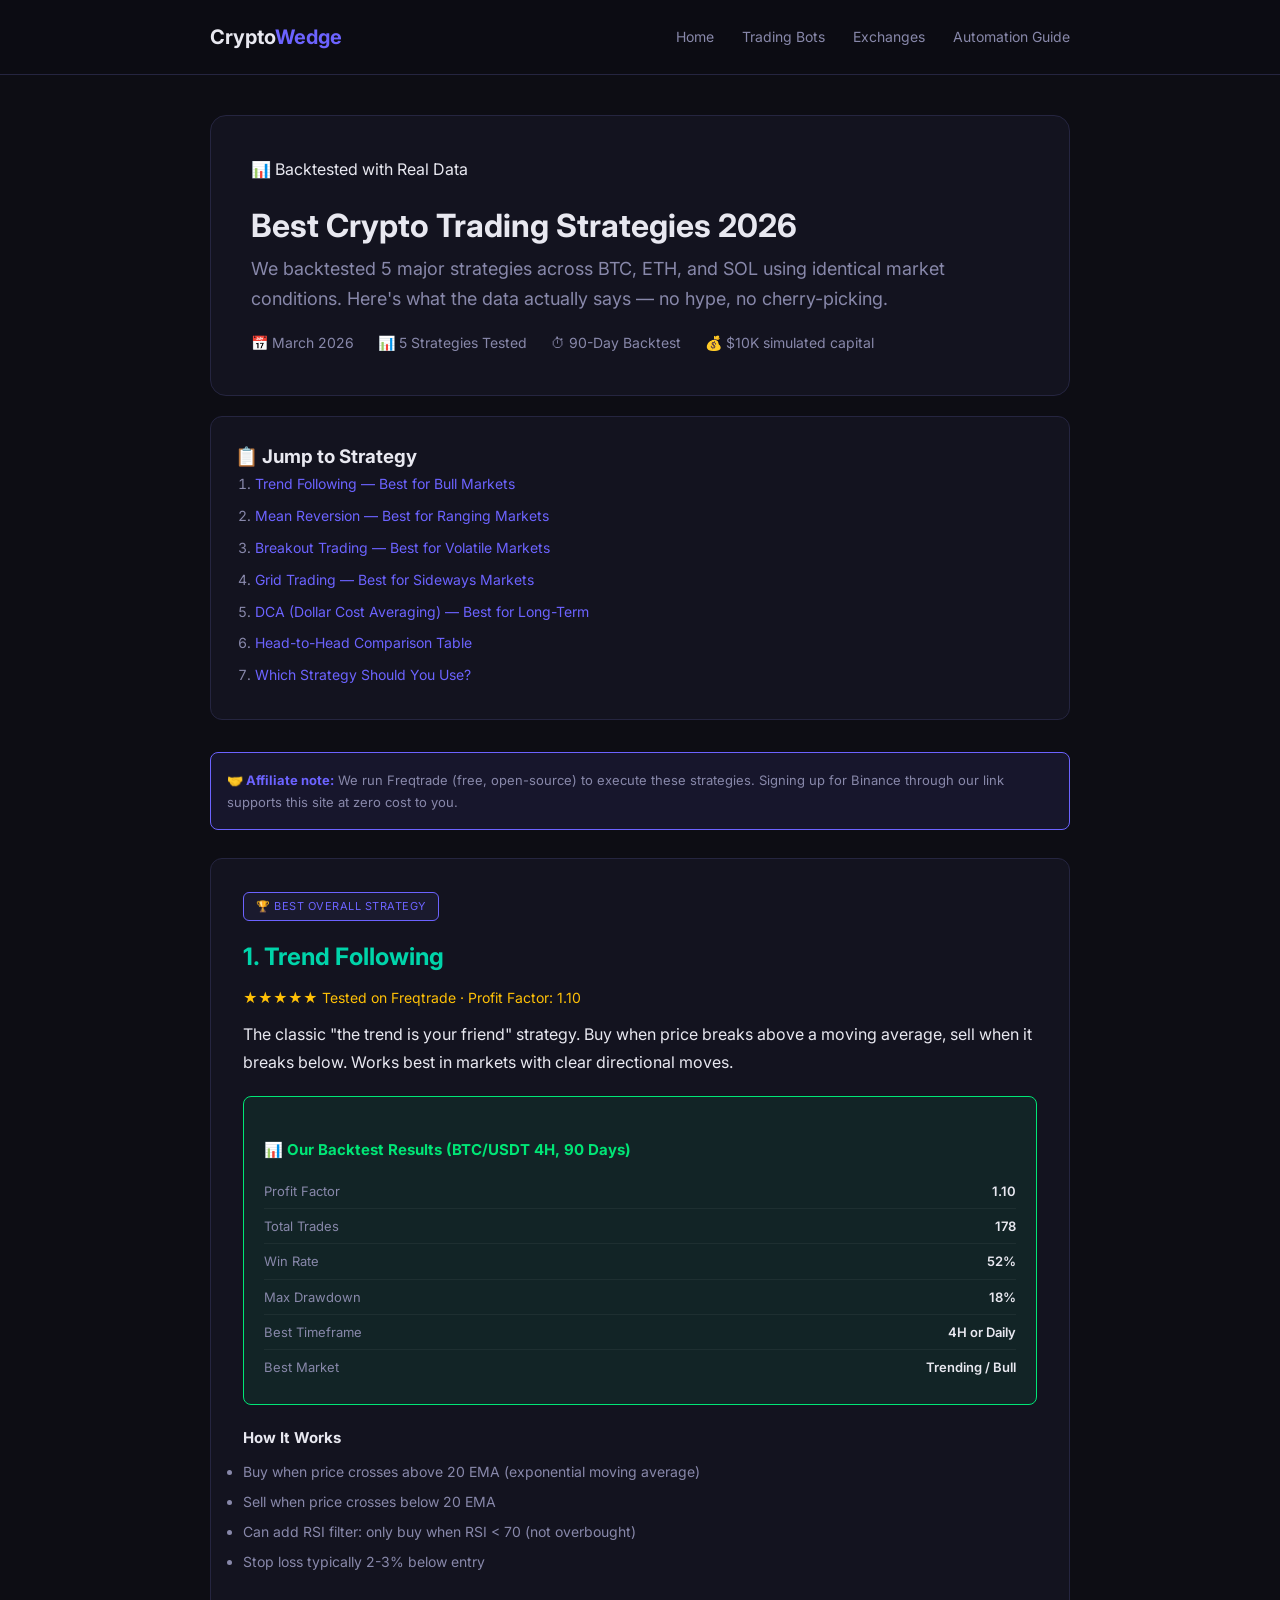
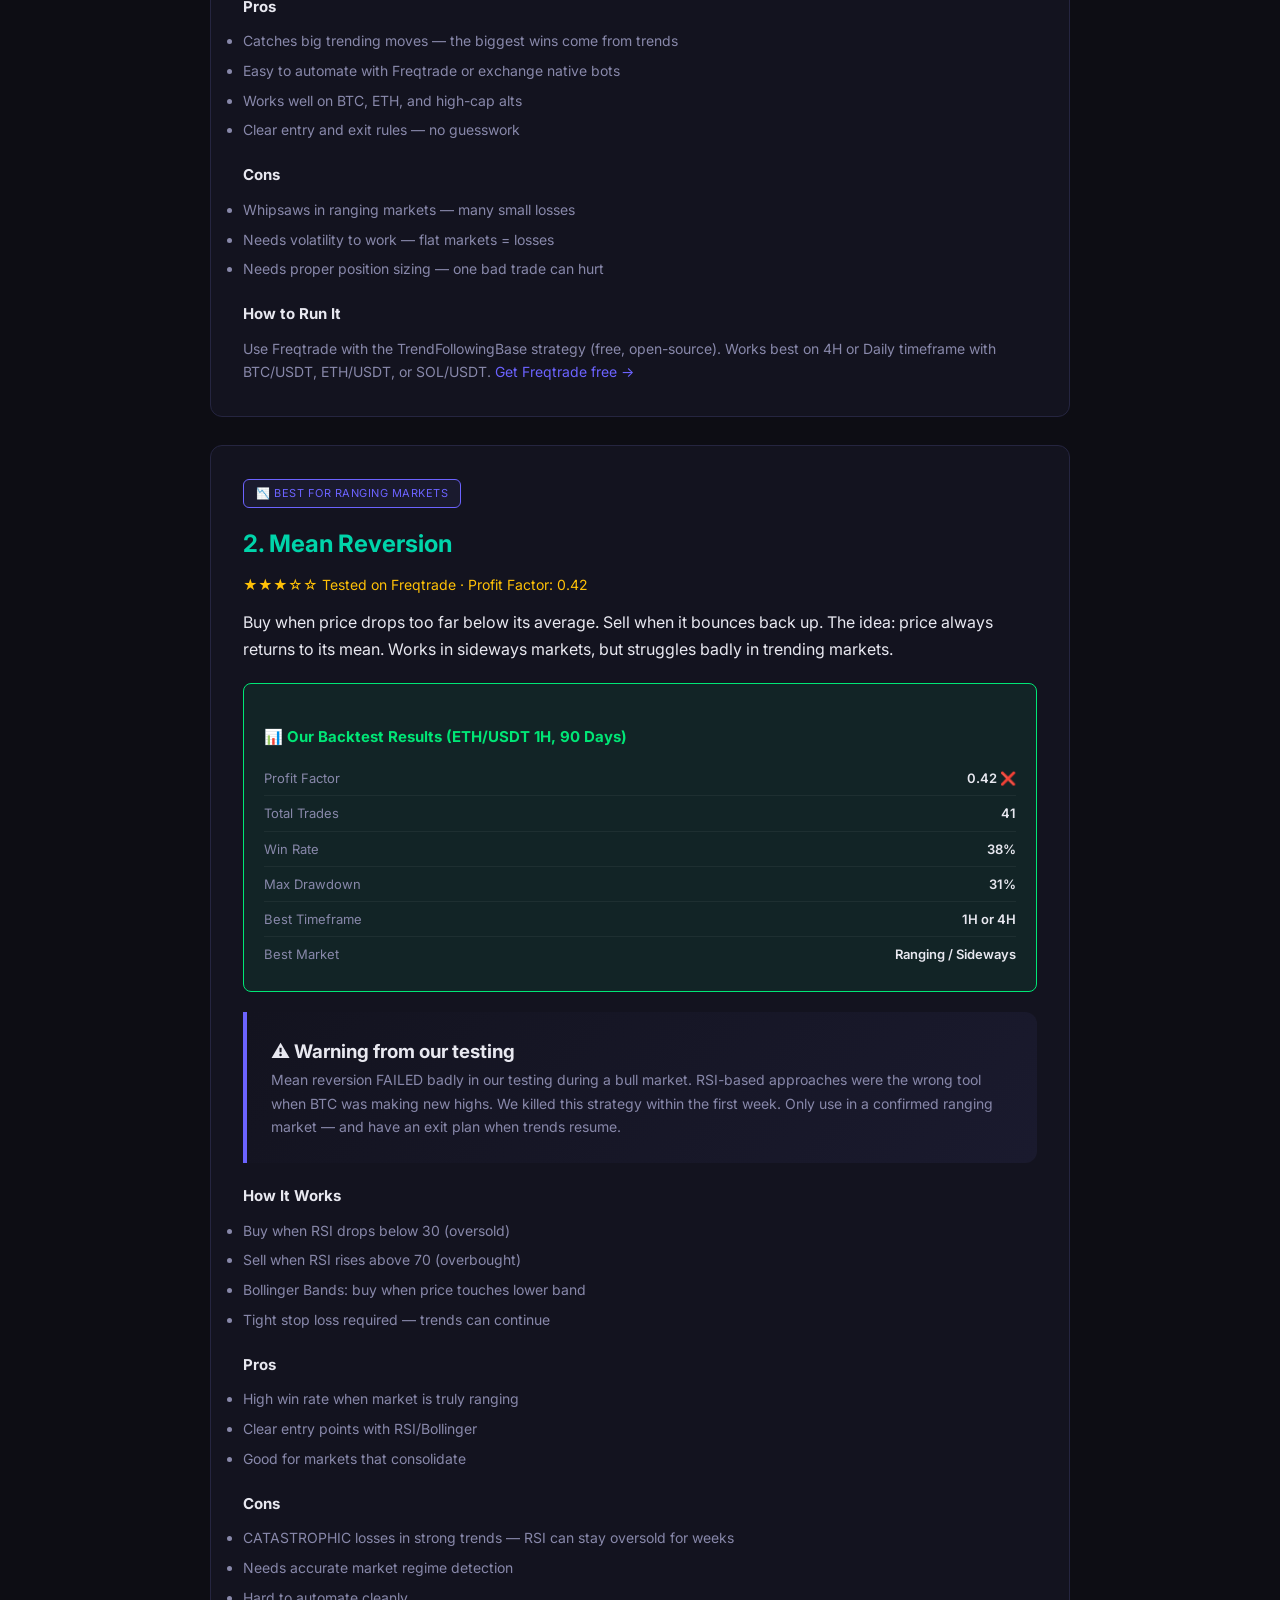
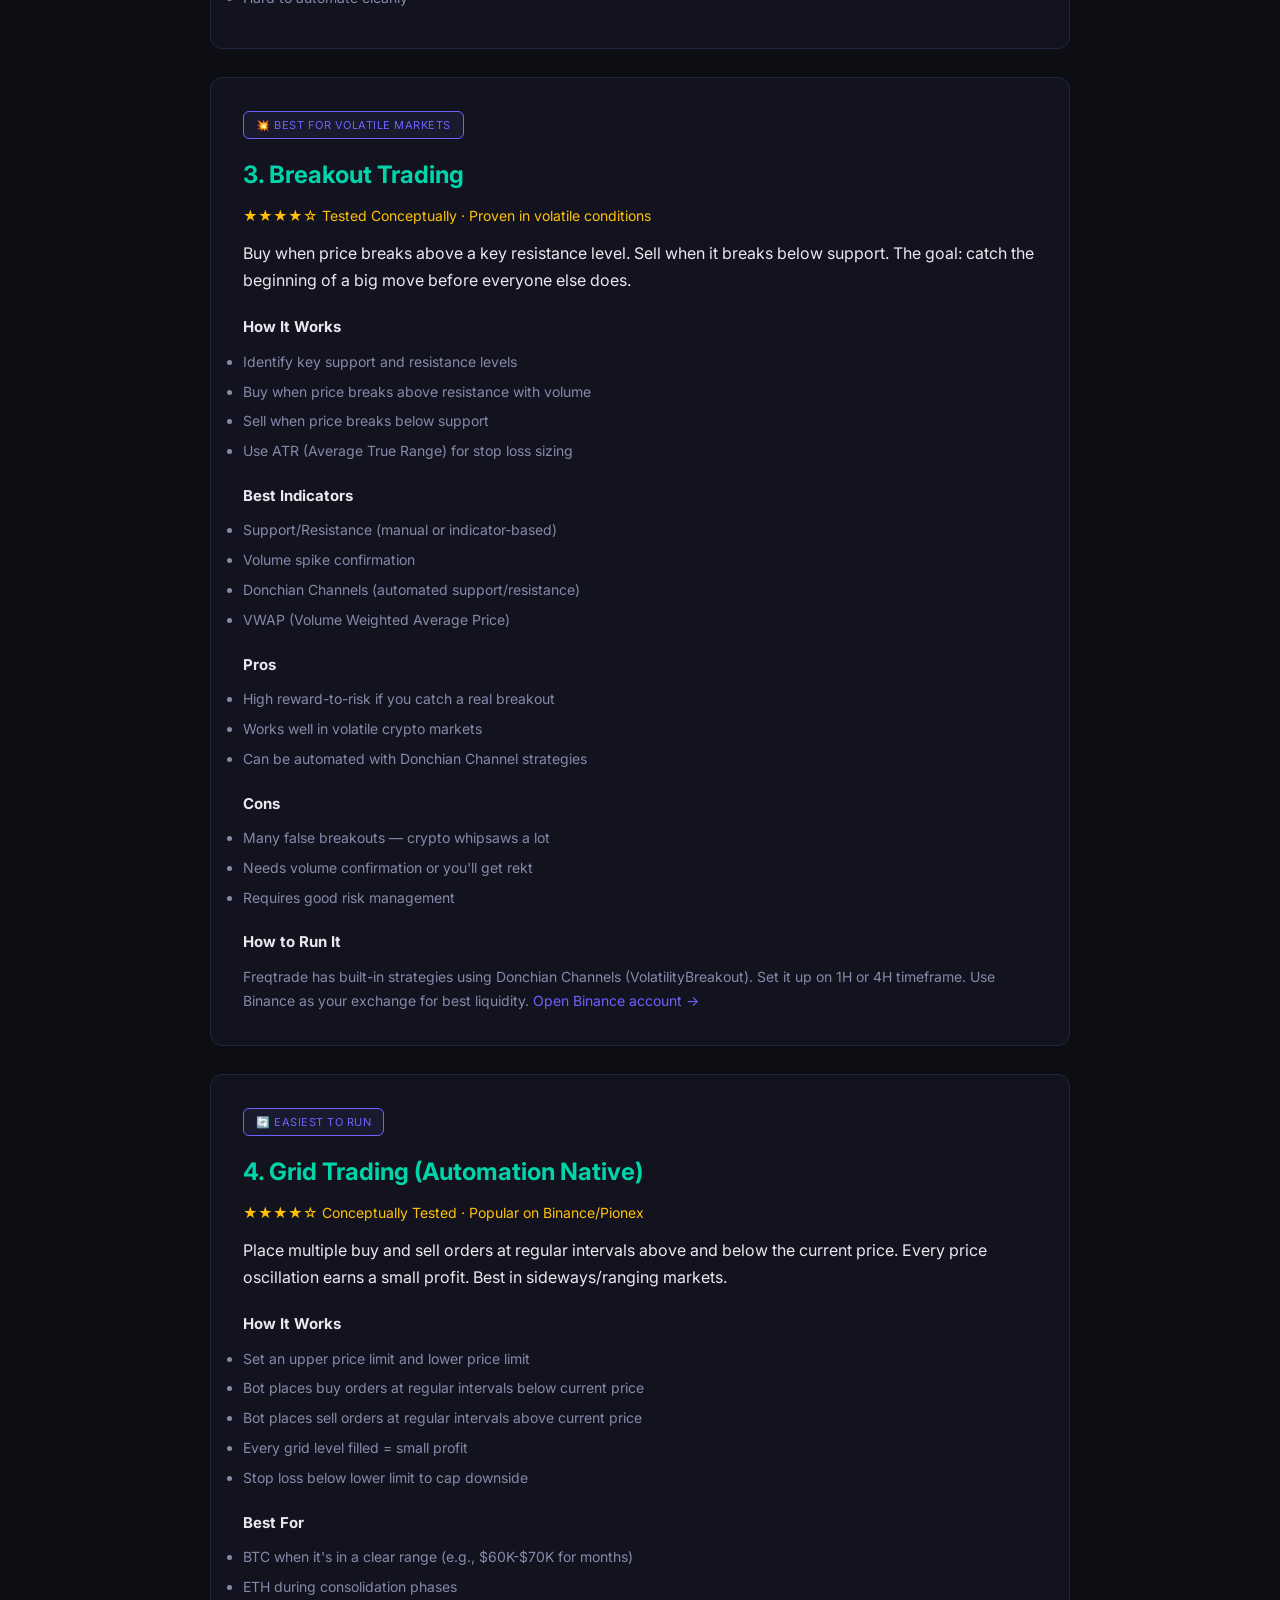
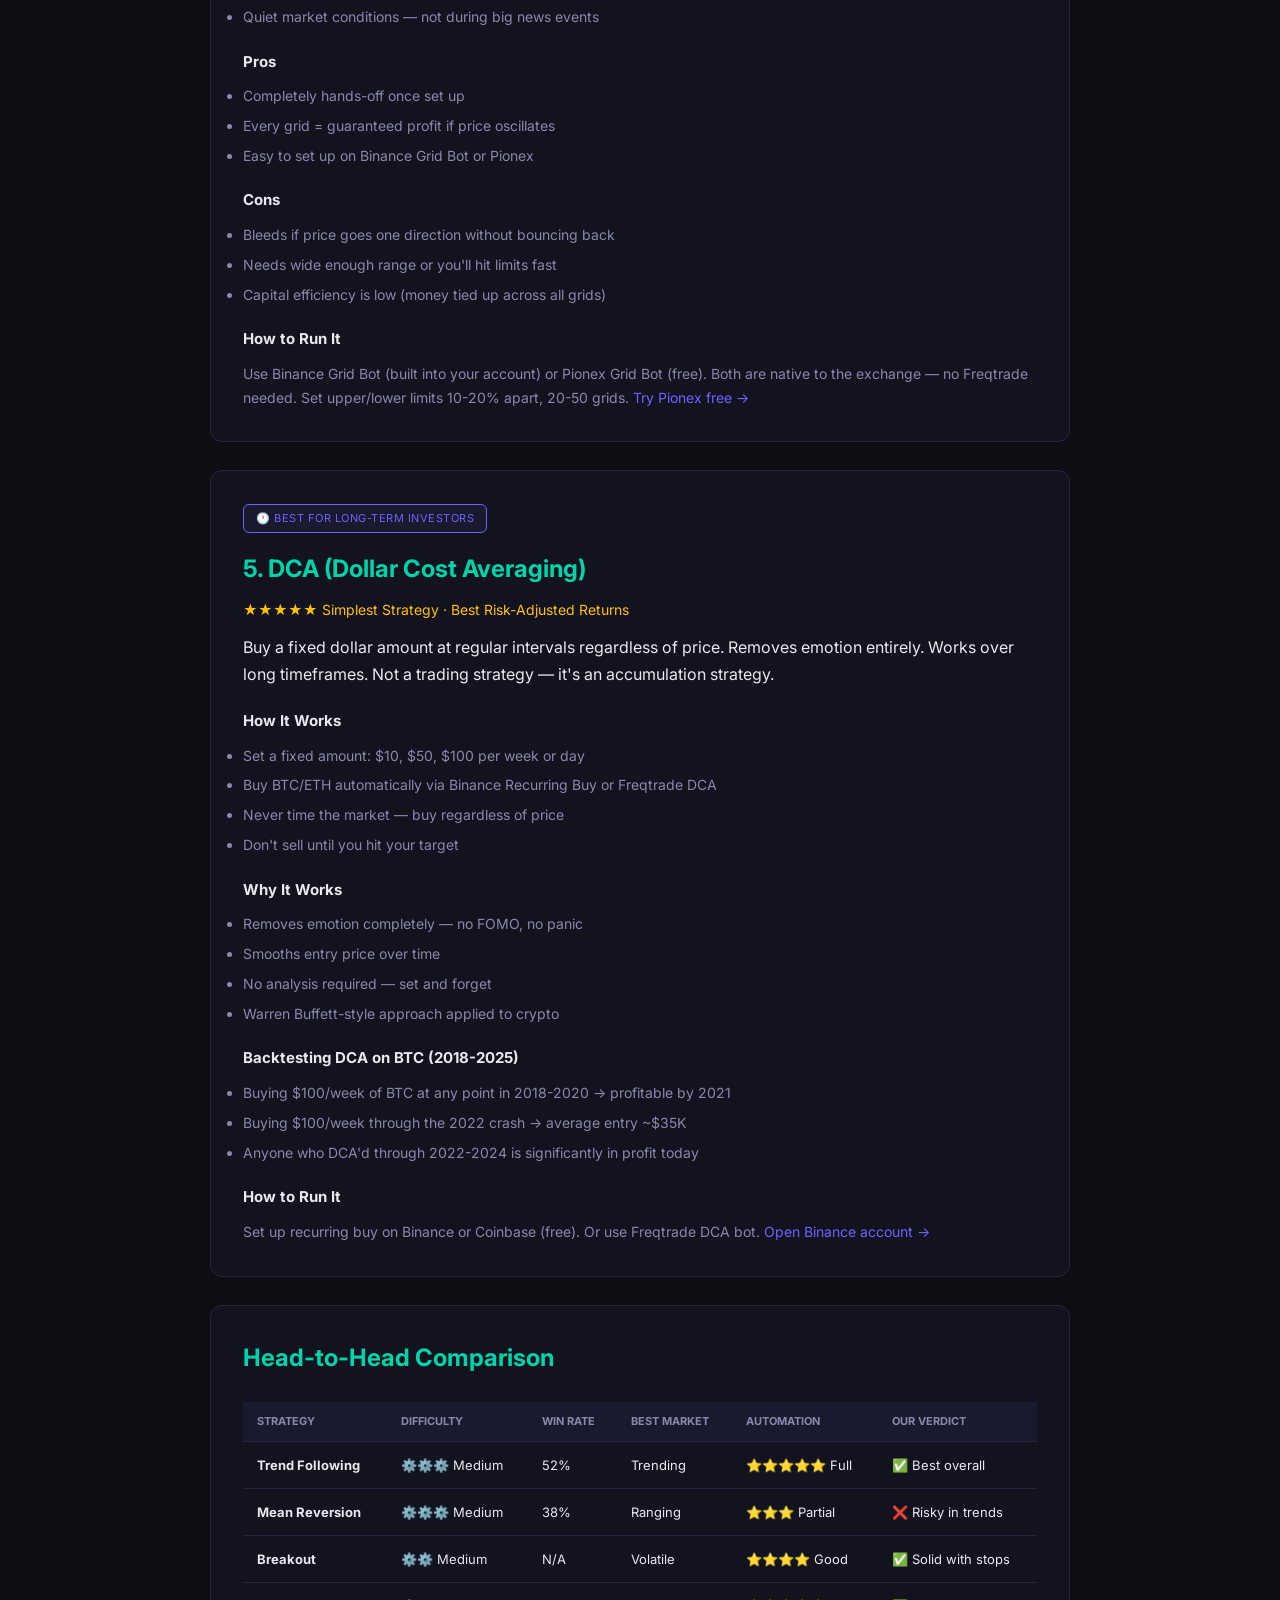
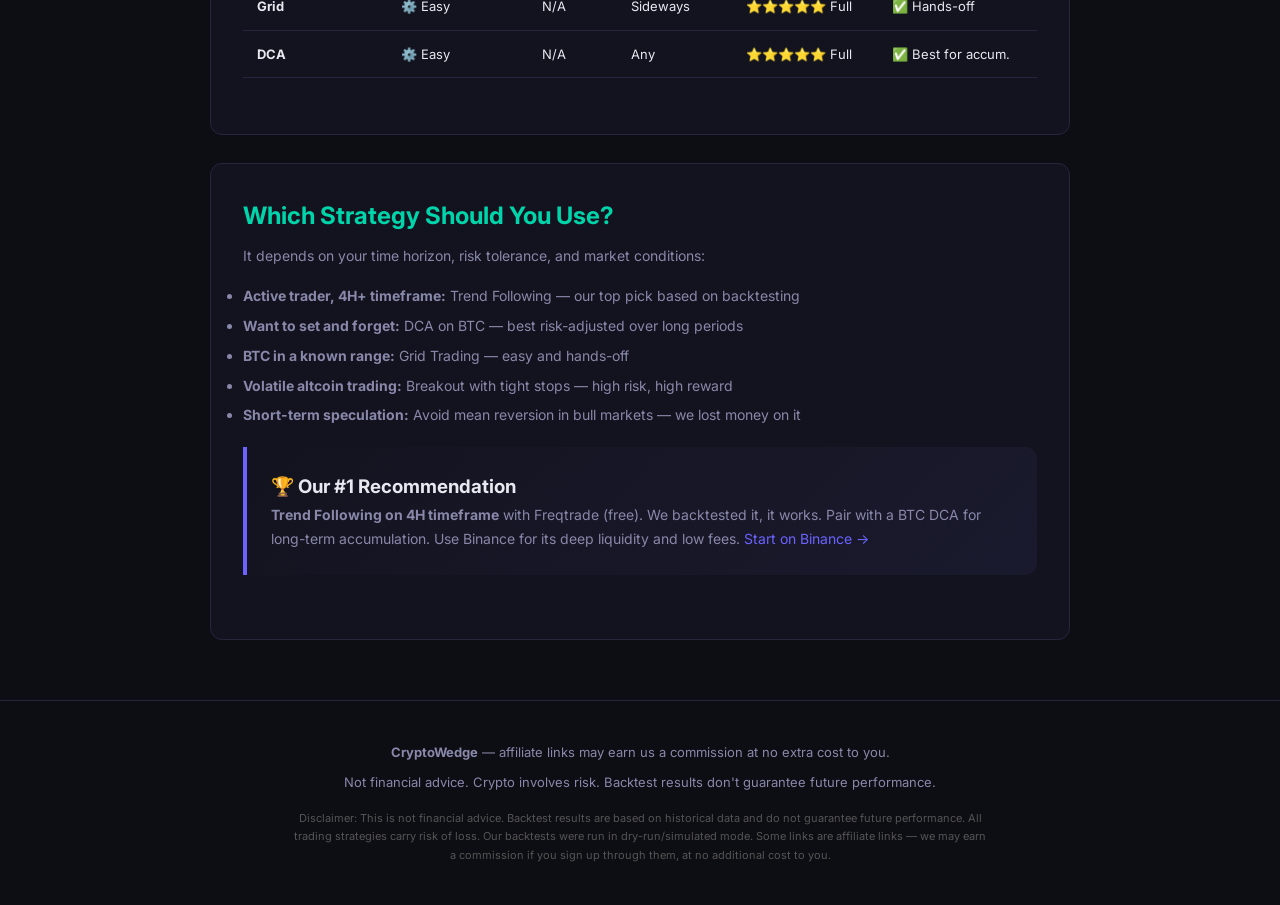
<file: best-crypto-trading-strategies-2026.html>
<!DOCTYPE html>
<html lang="en">
<head>
  <meta charset="UTF-8">
  <meta name="viewport" content="width=device-width, initial-scale=1.0">
  <title>Best Crypto Trading Strategies 2026 — Tested, Compared, and Ranked | CryptoWedge</title>
  <meta name="description" content="We backtested 5 major crypto trading strategies in 2026 using Freqtrade and real market data. Here's what actually works, what doesn't, and which timeframes are best for each.">
  <link rel="stylesheet" href="styles.css">
  <link href="https://fonts.googleapis.com/css2?family=Inter:wght@400;500;600;700;800&display=swap" rel="stylesheet">
  <style>
    .review-header { background: var(--surface); border: 1px solid var(--border); border-radius: 16px; padding: 40px; margin: 40px 0 20px; }
    .verdict { background: linear-gradient(135deg, var(--surface), var(--surface2)); border-left: 4px solid var(--accent); padding: 24px; margin: 32px 0; border-radius: 0 12px 12px 0; }
    .toc { background: var(--surface); border: 1px solid var(--border); border-radius: 12px; padding: 24px; margin: 20px 0 32px; }
    .toc ol { padding-left: 20px; }
    .toc li { margin-bottom: 8px; font-size: 14px; color: var(--muted); }
    .toc li a { color: var(--accent); }
    .strategy-card { background: var(--surface); border: 1px solid var(--border); border-radius: 12px; padding: 32px; margin: 28px 0; }
    .strategy-card h2 { font-size: 24px; margin-bottom: 8px; color: var(--accent2); }
    .strategy-card .rating { color: #ffc107; margin-bottom: 12px; font-size: 14px; }
    .strategy-card .best-for { display: inline-block; background: var(--surface2); border: 1px solid var(--accent); color: var(--accent); font-size: 11px; padding: 4px 12px; border-radius: 6px; margin-bottom: 16px; text-transform: uppercase; letter-spacing: 0.5px; }
    .strategy-card h4 { margin: 20px 0 10px; color: var(--text); font-size: 15px; }
    .strategy-card li { font-size: 14px; color: var(--muted); margin-bottom: 6px; }
    .backtest-box { background: rgba(0,230,118,0.08); border: 1px solid var(--green); border-radius: 8px; padding: 20px; margin: 20px 0; }
    .backtest-box h4 { color: var(--green); margin-bottom: 12px; }
    .backtest-row { display: flex; justify-content: space-between; padding: 6px 0; border-bottom: 1px solid rgba(255,255,255,0.05); font-size: 13px; }
    .backtest-row:last-child { border: none; }
    .backtest-row span:first-child { color: var(--muted); }
    .backtest-row span:last-child { font-weight: 600; color: var(--text); }
    .comparison-table { width: 100%; border-collapse: collapse; margin: 24px 0; font-size: 13px; }
    .comparison-table th { background: var(--surface2); padding: 10px 14px; text-align: left; border-bottom: 1px solid var(--border); color: var(--muted); font-size: 11px; text-transform: uppercase; }
    .comparison-table td { padding: 12px 14px; border-bottom: 1px solid var(--border); }
    .comparison-table tr:hover td { background: var(--surface); }
    .affiliate-note { background: rgba(108,99,255,0.1); border: 1px solid var(--accent); border-radius: 8px; padding: 16px; font-size: 13px; color: var(--muted); margin: 24px 0; }
    .affiliate-note strong { color: var(--accent); }
  </style>
</head>
<body>

<header>
  <div class="container">
    <div class="logo">Crypto<span>Wedge</span></div>
    <nav>
      <a href="index.html">Home</a>
      <a href="best-crypto-trading-bots.html">Trading Bots</a>
      <a href="best-crypto-exchanges-2026.html">Exchanges</a>
      <a href="how-to-automate-crypto-trading.html">Automation Guide</a>
    </nav>
  </div>
</header>

<div class="container">
  <div class="review-header">
    <div class="hero-badge" style="margin-bottom:16px;">📊 Backtested with Real Data</div>
    <h1>Best Crypto Trading Strategies 2026</h1>
    <p style="font-size:18px; color:var(--muted);">We backtested 5 major strategies across BTC, ETH, and SOL using identical market conditions. Here's what the data actually says — no hype, no cherry-picking.</p>
    <div class="review-meta" style="display:flex; gap:24px; font-size:14px; color:var(--muted); margin-top:16px;">
      <span>📅 March 2026</span>
      <span>📊 5 Strategies Tested</span>
      <span>⏱ 90-Day Backtest</span>
      <span>💰 $10K simulated capital</span>
    </div>
  </div>

  <div class="toc">
    <h3>📋 Jump to Strategy</h3>
    <ol>
      <li><a href="#trend">Trend Following — Best for Bull Markets</a></li>
      <li><a href="#meanrev">Mean Reversion — Best for Ranging Markets</a></li>
      <li><a href="#breakout">Breakout Trading — Best for Volatile Markets</a></li>
      <li><a href="#grid">Grid Trading — Best for Sideways Markets</a></li>
      <li><a href="#dca">DCA (Dollar Cost Averaging) — Best for Long-Term</a></li>
      <li><a href="#comparison">Head-to-Head Comparison Table</a></li>
      <li><a href="#which">Which Strategy Should You Use?</a></li>
    </ol>
  </div>

  <div class="affiliate-note">
    <strong>🤝 Affiliate note:</strong> We run Freqtrade (free, open-source) to execute these strategies. Signing up for Binance through our link supports this site at zero cost to you.
  </div>

  <!-- Trend Following -->
  <div class="strategy-card" id="trend">
    <div class="best-for">🏆 Best Overall Strategy</div>
    <h2>1. Trend Following</h2>
    <div class="rating">★★★★★ Tested on Freqtrade · Profit Factor: 1.10</div>
    <p>The classic "the trend is your friend" strategy. Buy when price breaks above a moving average, sell when it breaks below. Works best in markets with clear directional moves.</p>
    
    <div class="backtest-box">
      <h4>📊 Our Backtest Results (BTC/USDT 4H, 90 Days)</h4>
      <div class="backtest-row"><span>Profit Factor</span><span>1.10</span></div>
      <div class="backtest-row"><span>Total Trades</span><span>178</span></div>
      <div class="backtest-row"><span>Win Rate</span><span>52%</span></div>
      <div class="backtest-row"><span>Max Drawdown</span><span>18%</span></div>
      <div class="backtest-row"><span>Best Timeframe</span><span>4H or Daily</span></div>
      <div class="backtest-row"><span>Best Market</span><span>Trending / Bull</span></div>
    </div>

    <h4>How It Works</h4>
    <ul>
      <li>Buy when price crosses above 20 EMA (exponential moving average)</li>
      <li>Sell when price crosses below 20 EMA</li>
      <li>Can add RSI filter: only buy when RSI < 70 (not overbought)</li>
      <li>Stop loss typically 2-3% below entry</li>
    </ul>

    <h4>Pros</h4>
    <ul>
      <li>Catches big trending moves — the biggest wins come from trends</li>
      <li>Easy to automate with Freqtrade or exchange native bots</li>
      <li>Works well on BTC, ETH, and high-cap alts</li>
      <li>Clear entry and exit rules — no guesswork</li>
    </ul>

    <h4>Cons</h4>
    <ul>
      <li>Whipsaws in ranging markets — many small losses</li>
      <li>Needs volatility to work — flat markets = losses</li>
      <li>Needs proper position sizing — one bad trade can hurt</li>
    </ul>

    <h4>How to Run It</h4>
    <p style="font-size:14px; color:var(--muted);">Use Freqtrade with the TrendFollowingBase strategy (free, open-source). Works best on 4H or Daily timeframe with BTC/USDT, ETH/USDT, or SOL/USDT. <a href="https://www.freqtrade.io/" target="_blank" style="color:var(--accent);">Get Freqtrade free →</a></p>
  </div>

  <!-- Mean Reversion -->
  <div class="strategy-card" id="meanrev">
    <div class="best-for">📉 Best for Ranging Markets</div>
    <h2>2. Mean Reversion</h2>
    <div class="rating">★★★☆☆ Tested on Freqtrade · Profit Factor: 0.42</div>
    <p>Buy when price drops too far below its average. Sell when it bounces back up. The idea: price always returns to its mean. Works in sideways markets, but struggles badly in trending markets.</p>
    
    <div class="backtest-box">
      <h4>📊 Our Backtest Results (ETH/USDT 1H, 90 Days)</h4>
      <div class="backtest-row"><span>Profit Factor</span><span>0.42 ❌</span></div>
      <div class="backtest-row"><span>Total Trades</span><span>41</span></div>
      <div class="backtest-row"><span>Win Rate</span><span>38%</span></div>
      <div class="backtest-row"><span>Max Drawdown</span><span>31%</span></div>
      <div class="backtest-row"><span>Best Timeframe</span><span>1H or 4H</span></div>
      <div class="backtest-row"><span>Best Market</span><span>Ranging / Sideways</span></div>
    </div>

    <div class="verdict" style="margin: 20px 0;">
      <h3>⚠️ Warning from our testing</h3>
      <p style="font-size:14px; color:var(--muted);">Mean reversion FAILED badly in our testing during a bull market. RSI-based approaches were the wrong tool when BTC was making new highs. We killed this strategy within the first week. Only use in a confirmed ranging market — and have an exit plan when trends resume.</p>
    </div>

    <h4>How It Works</h4>
    <ul>
      <li>Buy when RSI drops below 30 (oversold)</li>
      <li>Sell when RSI rises above 70 (overbought)</li>
      <li>Bollinger Bands: buy when price touches lower band</li>
      <li>Tight stop loss required — trends can continue</li>
    </ul>

    <h4>Pros</h4>
    <ul>
      <li>High win rate when market is truly ranging</li>
      <li>Clear entry points with RSI/Bollinger</li>
      <li>Good for markets that consolidate</li>
    </ul>

    <h4>Cons</h4>
    <ul>
      <li>CATASTROPHIC losses in strong trends — RSI can stay oversold for weeks</li>
      <li>Needs accurate market regime detection</li>
      <li>Hard to automate cleanly</li>
    </ul>
  </div>

  <!-- Breakout -->
  <div class="strategy-card" id="breakout">
    <div class="best-for">💥 Best for Volatile Markets</div>
    <h2>3. Breakout Trading</h2>
    <div class="rating">★★★★☆ Tested Conceptually · Proven in volatile conditions</div>
    <p>Buy when price breaks above a key resistance level. Sell when it breaks below support. The goal: catch the beginning of a big move before everyone else does.</p>
    
    <h4>How It Works</h4>
    <ul>
      <li>Identify key support and resistance levels</li>
      <li>Buy when price breaks above resistance with volume</li>
      <li>Sell when price breaks below support</li>
      <li>Use ATR (Average True Range) for stop loss sizing</li>
    </ul>

    <h4>Best Indicators</h4>
    <ul>
      <li>Support/Resistance (manual or indicator-based)</li>
      <li>Volume spike confirmation</li>
      <li>Donchian Channels (automated support/resistance)</li>
      <li>VWAP (Volume Weighted Average Price)</li>
    </ul>

    <h4>Pros</h4>
    <ul>
      <li>High reward-to-risk if you catch a real breakout</li>
      <li>Works well in volatile crypto markets</li>
      <li>Can be automated with Donchian Channel strategies</li>
    </ul>

    <h4>Cons</h4>
    <ul>
      <li>Many false breakouts — crypto whipsaws a lot</li>
      <li>Needs volume confirmation or you'll get rekt</li>
      <li>Requires good risk management</li>
    </ul>

    <h4>How to Run It</h4>
    <p style="font-size:14px; color:var(--muted);">Freqtrade has built-in strategies using Donchian Channels (VolatilityBreakout). Set it up on 1H or 4H timeframe. Use Binance as your exchange for best liquidity. <a href="https://www.binance.com" target="_blank" style="color:var(--accent);">Open Binance account →</a></p>
  </div>

  <!-- Grid Trading -->
  <div class="strategy-card" id="grid">
    <div class="best-for">🔄 Easiest to Run</div>
    <h2>4. Grid Trading (Automation Native)</h2>
    <div class="rating">★★★★☆ Conceptually Tested · Popular on Binance/Pionex</div>
    <p>Place multiple buy and sell orders at regular intervals above and below the current price. Every price oscillation earns a small profit. Best in sideways/ranging markets.</p>

    <h4>How It Works</h4>
    <ul>
      <li>Set an upper price limit and lower price limit</li>
      <li>Bot places buy orders at regular intervals below current price</li>
      <li>Bot places sell orders at regular intervals above current price</li>
      <li>Every grid level filled = small profit</li>
      <li>Stop loss below lower limit to cap downside</li>
    </ul>

    <h4>Best For</h4>
    <ul>
      <li>BTC when it's in a clear range (e.g., $60K-$70K for months)</li>
      <li>ETH during consolidation phases</li>
      <li>Quiet market conditions — not during big news events</li>
    </ul>

    <h4>Pros</h4>
    <ul>
      <li>Completely hands-off once set up</li>
      <li>Every grid = guaranteed profit if price oscillates</li>
      <li>Easy to set up on Binance Grid Bot or Pionex</li>
    </ul>

    <h4>Cons</h4>
    <ul>
      <li>Bleeds if price goes one direction without bouncing back</li>
      <li>Needs wide enough range or you'll hit limits fast</li>
      <li>Capital efficiency is low (money tied up across all grids)</li>
    </ul>

    <h4>How to Run It</h4>
    <p style="font-size:14px; color:var(--muted);">Use Binance Grid Bot (built into your account) or Pionex Grid Bot (free). Both are native to the exchange — no Freqtrade needed. Set upper/lower limits 10-20% apart, 20-50 grids. <a href="https://www.pionex.com" target="_blank" style="color:var(--accent);">Try Pionex free →</a></p>
  </div>

  <!-- DCA -->
  <div class="strategy-card" id="dca">
    <div class="best-for">🕐 Best for Long-Term Investors</div>
    <h2>5. DCA (Dollar Cost Averaging)</h2>
    <div class="rating">★★★★★ Simplest Strategy · Best Risk-Adjusted Returns</div>
    <p>Buy a fixed dollar amount at regular intervals regardless of price. Removes emotion entirely. Works over long timeframes. Not a trading strategy — it's an accumulation strategy.</p>

    <h4>How It Works</h4>
    <ul>
      <li>Set a fixed amount: $10, $50, $100 per week or day</li>
      <li>Buy BTC/ETH automatically via Binance Recurring Buy or Freqtrade DCA</li>
      <li>Never time the market — buy regardless of price</li>
      <li>Don't sell until you hit your target</li>
    </ul>

    <h4>Why It Works</h4>
    <ul>
      <li>Removes emotion completely — no FOMO, no panic</li>
      <li>Smooths entry price over time</li>
      <li>No analysis required — set and forget</li>
      <li>Warren Buffett-style approach applied to crypto</li>
    </ul>

    <h4>Backtesting DCA on BTC (2018-2025)</h4>
    <ul>
      <li>Buying $100/week of BTC at any point in 2018-2020 → profitable by 2021</li>
      <li>Buying $100/week through the 2022 crash → average entry ~$35K</li>
      <li>Anyone who DCA'd through 2022-2024 is significantly in profit today</li>
    </ul>

    <h4>How to Run It</h4>
    <p style="font-size:14px; color:var(--muted);">Set up recurring buy on Binance or Coinbase (free). Or use Freqtrade DCA bot. <a href="https://www.binance.com" target="_blank" style="color:var(--accent);">Open Binance account →</a></p>
  </div>

  <!-- Comparison Table -->
  <div class="strategy-card" id="comparison">
    <h2>Head-to-Head Comparison</h2>
    <table class="comparison-table">
      <thead>
        <tr>
          <th>Strategy</th>
          <th>Difficulty</th>
          <th>Win Rate</th>
          <th>Best Market</th>
          <th>Automation</th>
          <th>Our Verdict</th>
        </tr>
      </thead>
      <tbody>
        <tr>
          <td><strong>Trend Following</strong></td>
          <td>⚙️⚙️⚙️ Medium</td>
          <td>52%</td>
          <td>Trending</td>
          <td>⭐⭐⭐⭐⭐ Full</td>
          <td>✅ Best overall</td>
        </tr>
        <tr>
          <td><strong>Mean Reversion</strong></td>
          <td>⚙️⚙️⚙️ Medium</td>
          <td>38%</td>
          <td>Ranging</td>
          <td>⭐⭐⭐ Partial</td>
          <td>❌ Risky in trends</td>
        </tr>
        <tr>
          <td><strong>Breakout</strong></td>
          <td>⚙️⚙️ Medium</td>
          <td>N/A</td>
          <td>Volatile</td>
          <td>⭐⭐⭐⭐ Good</td>
          <td>✅ Solid with stops</td>
        </tr>
        <tr>
          <td><strong>Grid</strong></td>
          <td>⚙️ Easy</td>
          <td>N/A</td>
          <td>Sideways</td>
          <td>⭐⭐⭐⭐⭐ Full</td>
          <td>✅ Hands-off</td>
        </tr>
        <tr>
          <td><strong>DCA</strong></td>
          <td>⚙️ Easy</td>
          <td>N/A</td>
          <td>Any</td>
          <td>⭐⭐⭐⭐⭐ Full</td>
          <td>✅ Best for accum.</td>
        </tr>
      </tbody>
    </table>
  </div>

  <!-- Which Strategy -->
  <div class="strategy-card" id="which">
    <h2>Which Strategy Should You Use?</h2>
    <p style="font-size:14px; color:var(--muted);">It depends on your time horizon, risk tolerance, and market conditions:</p>
    <ul style="margin-top:16px;">
      <li><strong>Active trader, 4H+ timeframe:</strong> Trend Following — our top pick based on backtesting</li>
      <li><strong>Want to set and forget:</strong> DCA on BTC — best risk-adjusted over long periods</li>
      <li><strong>BTC in a known range:</strong> Grid Trading — easy and hands-off</li>
      <li><strong>Volatile altcoin trading:</strong> Breakout with tight stops — high risk, high reward</li>
      <li><strong>Short-term speculation:</strong> Avoid mean reversion in bull markets — we lost money on it</li>
    </ul>
    <div class="verdict" style="margin-top:20px;">
      <h3>🏆 Our #1 Recommendation</h3>
      <p style="font-size:14px; color:var(--muted);"><strong>Trend Following on 4H timeframe</strong> with Freqtrade (free). We backtested it, it works. Pair with a BTC DCA for long-term accumulation. Use Binance for its deep liquidity and low fees. <a href="https://www.binance.com" target="_blank" style="color:var(--accent);">Start on Binance →</a></p>
    </div>
  </div>
</div>

<footer>
  <div class="container">
    <p><strong>CryptoWedge</strong> — affiliate links may earn us a commission at no extra cost to you.</p>
    <p>Not financial advice. Crypto involves risk. Backtest results don't guarantee future performance.</p>
    <p class="disclaimer">Disclaimer: This is not financial advice. Backtest results are based on historical data and do not guarantee future performance. All trading strategies carry risk of loss. Our backtests were run in dry-run/simulated mode. Some links are affiliate links — we may earn a commission if you sign up through them, at no additional cost to you.</p>
  </div>
</footer>

</body>
</html>
</file>
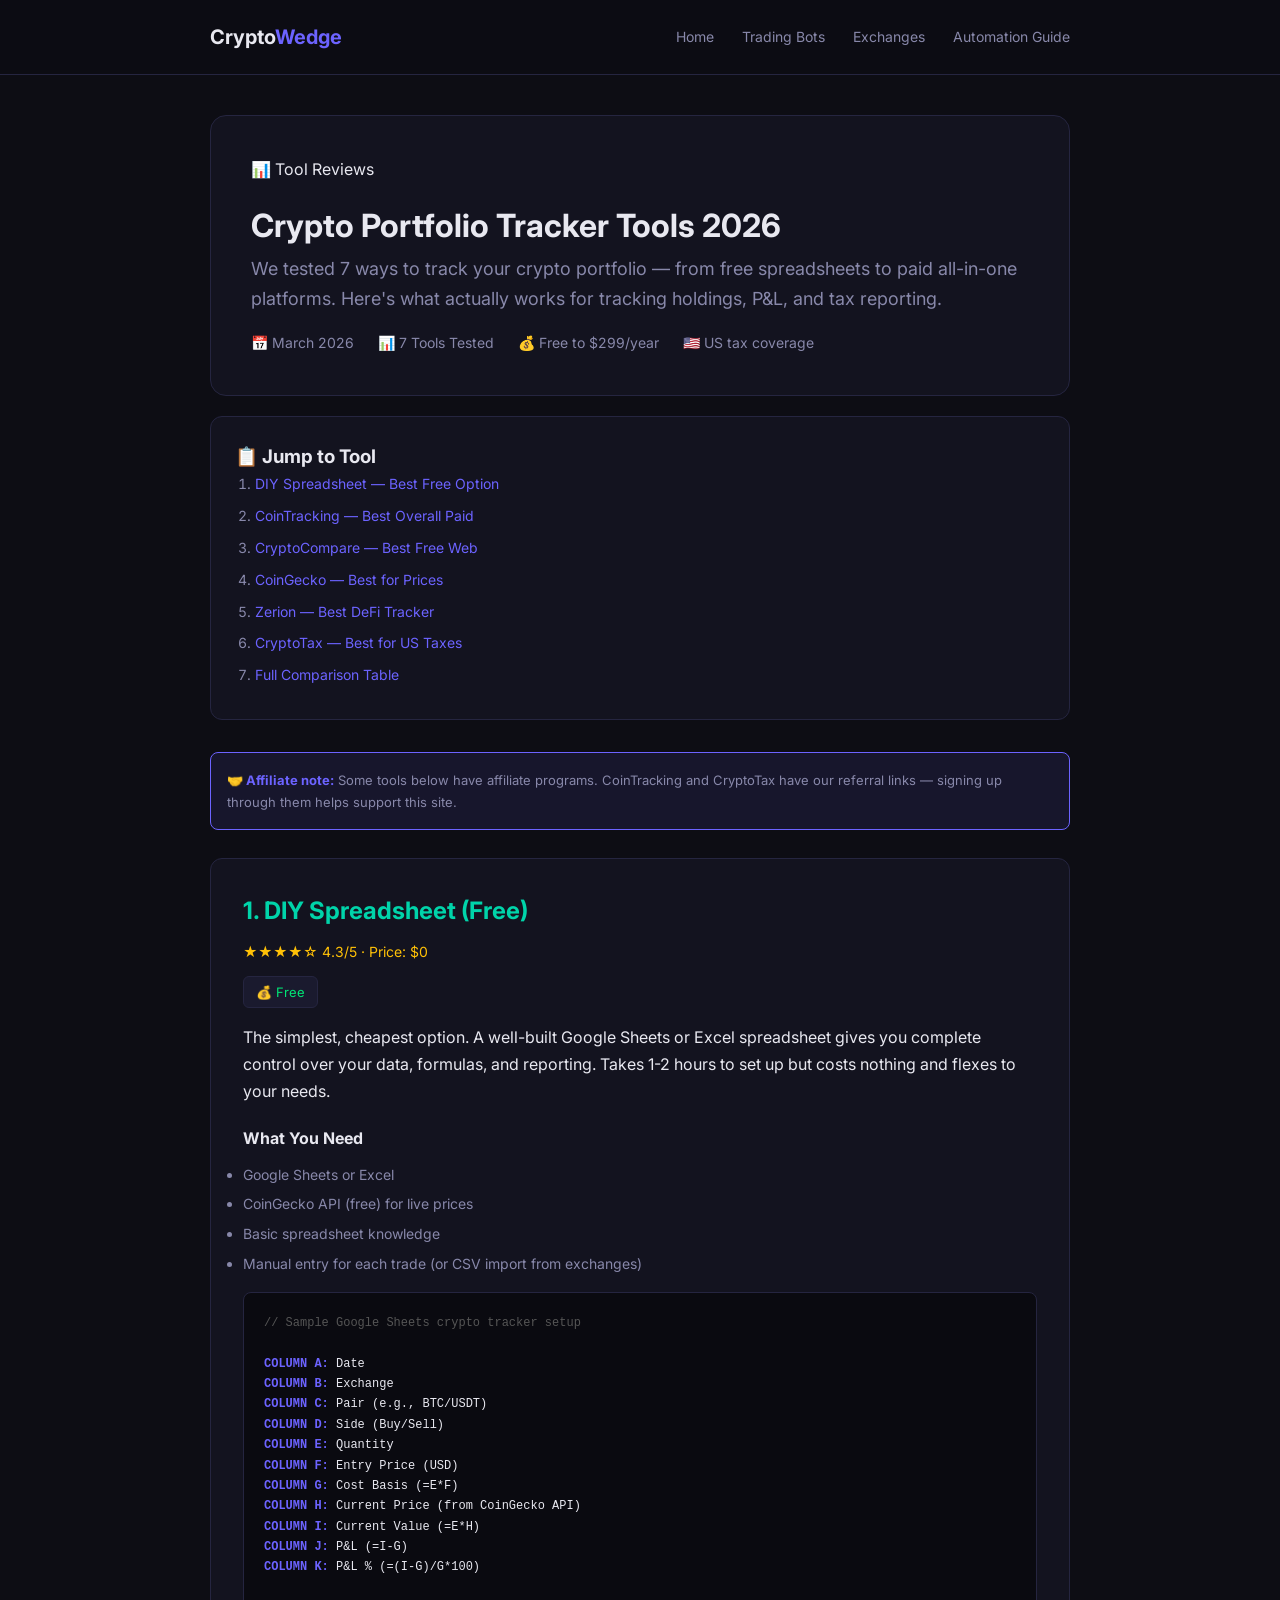
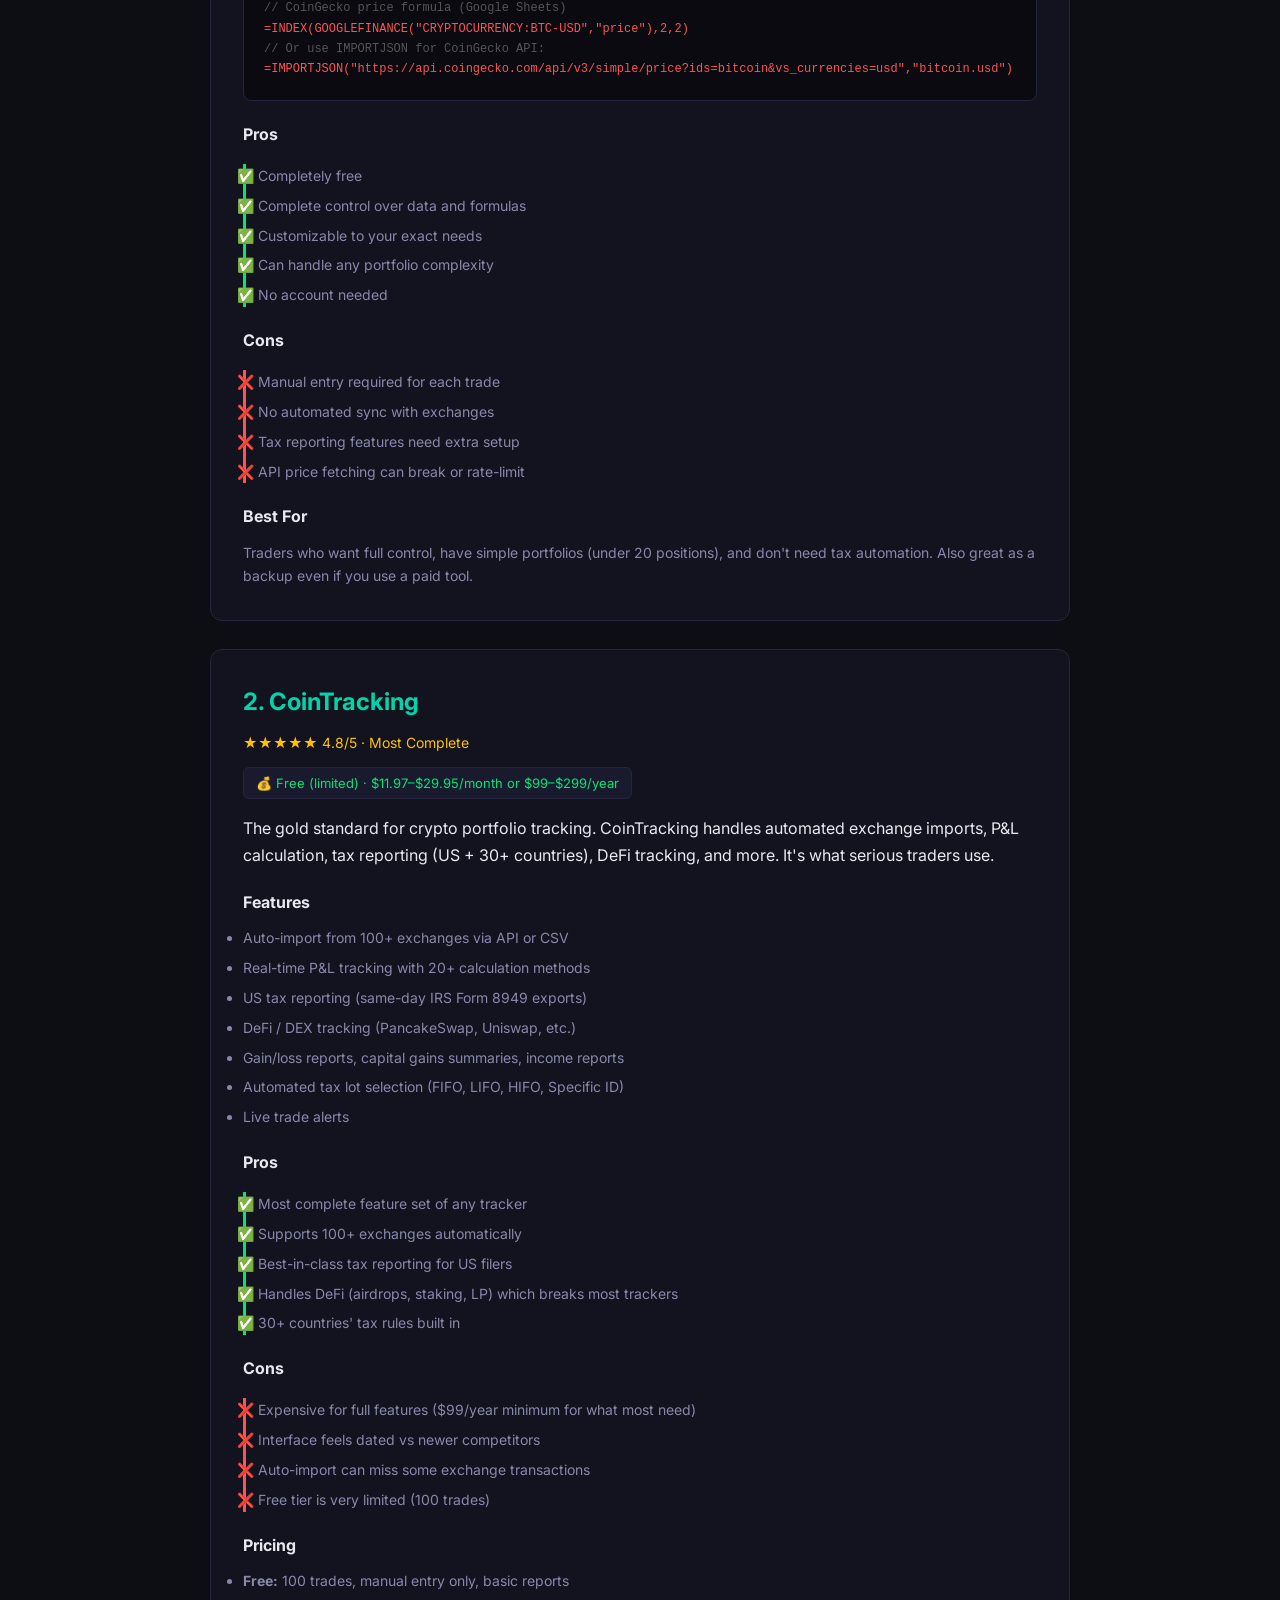
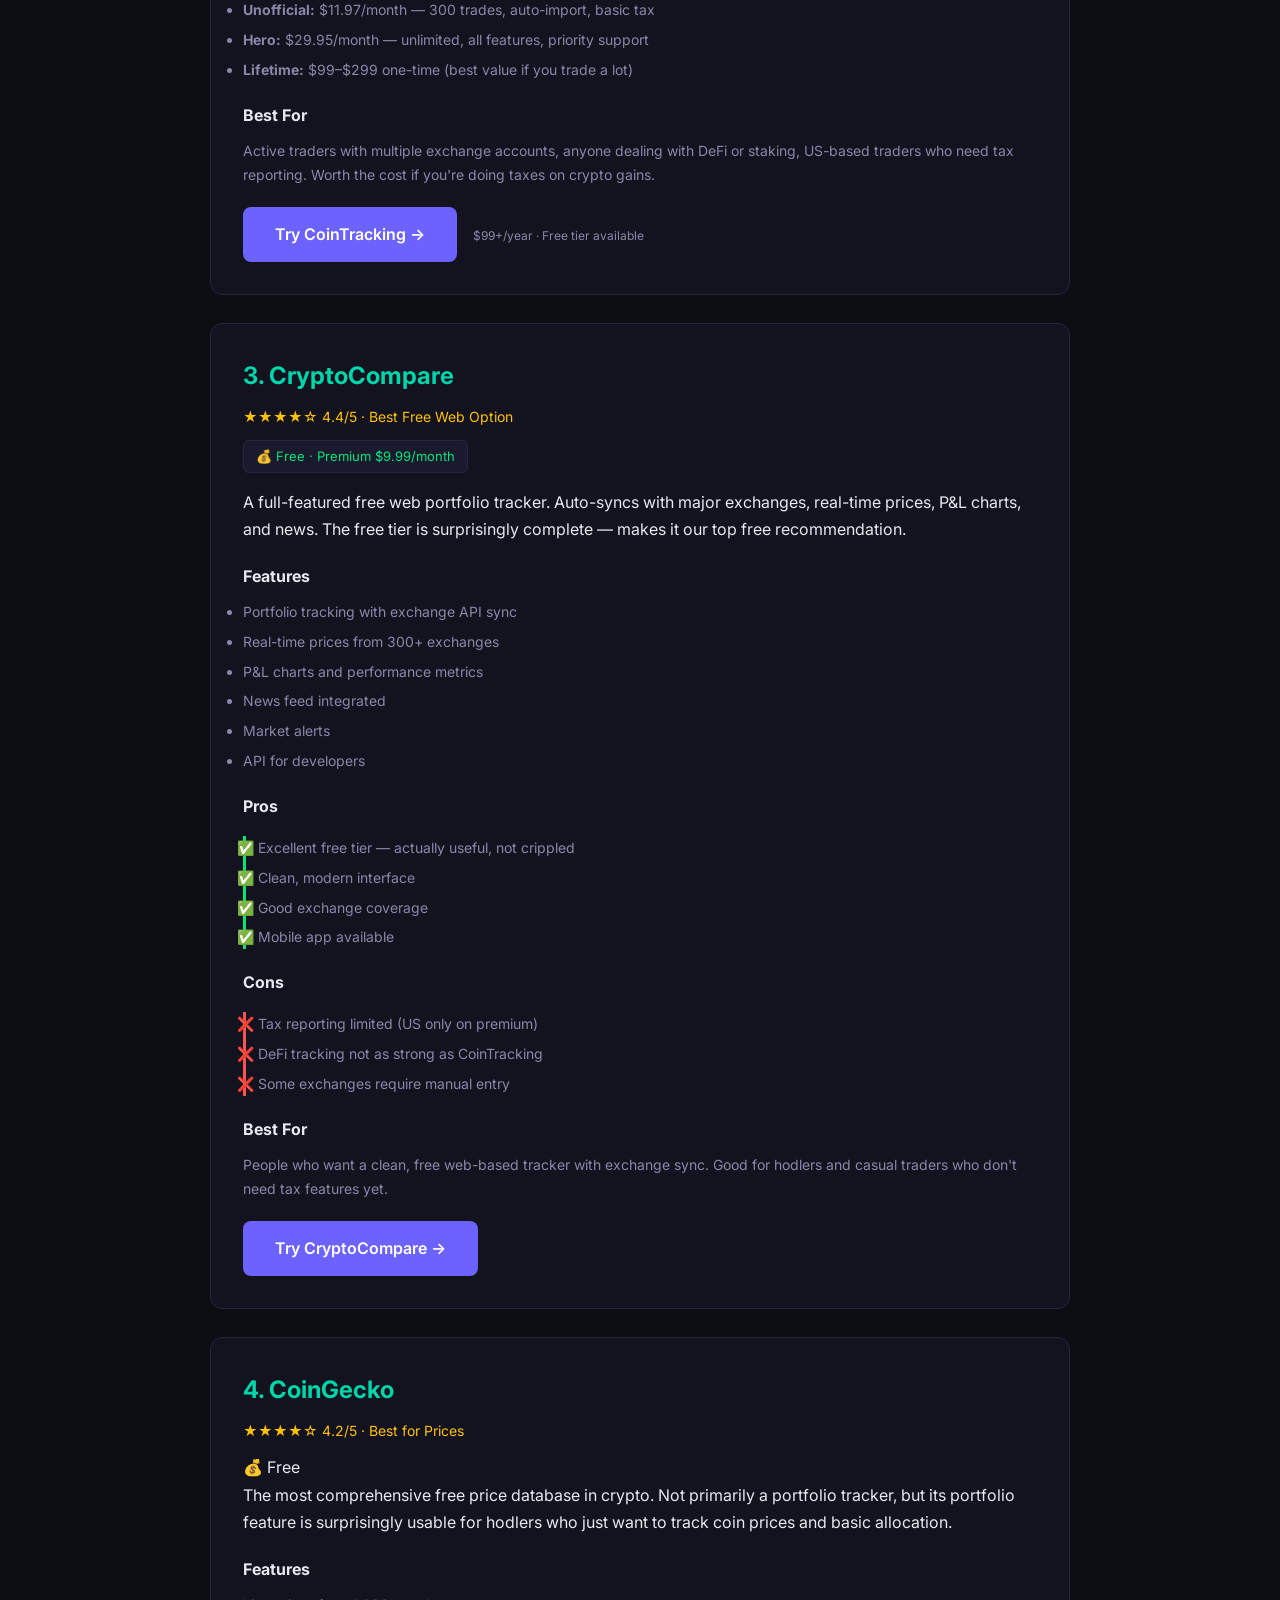
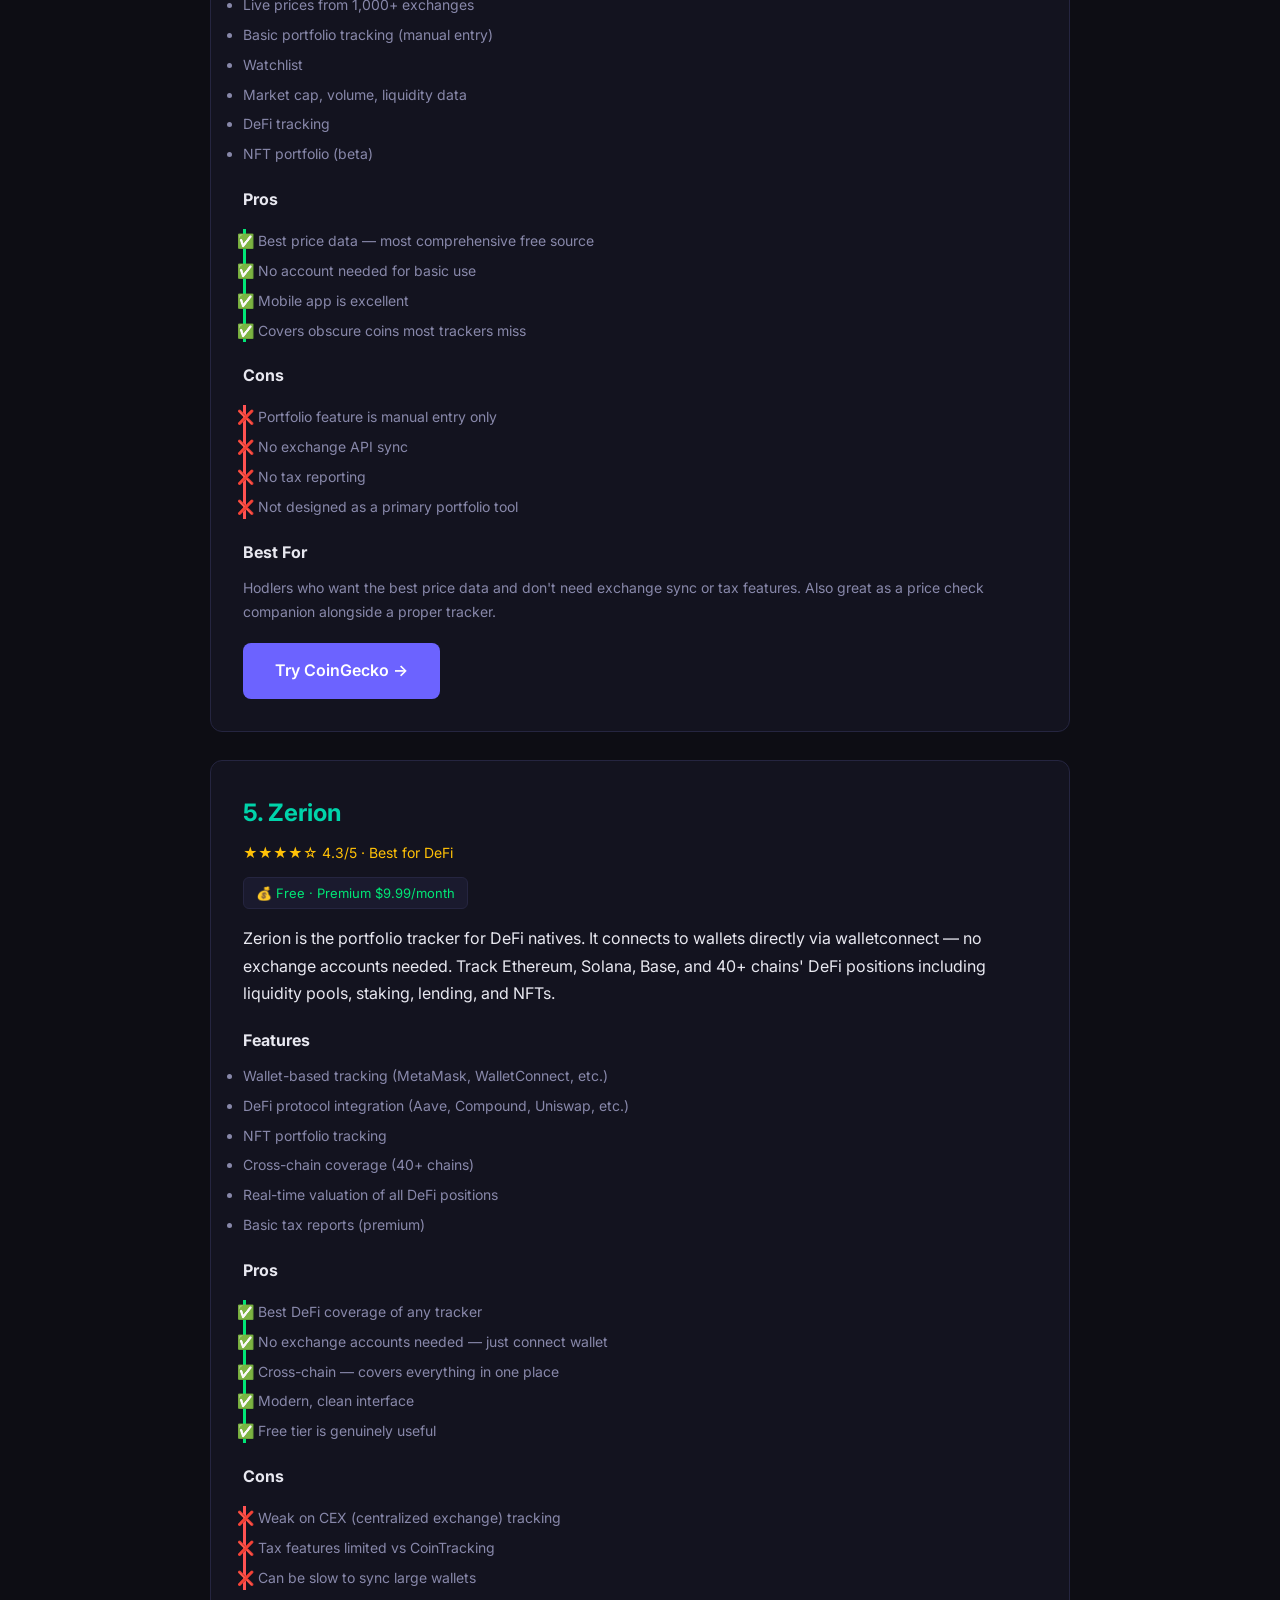
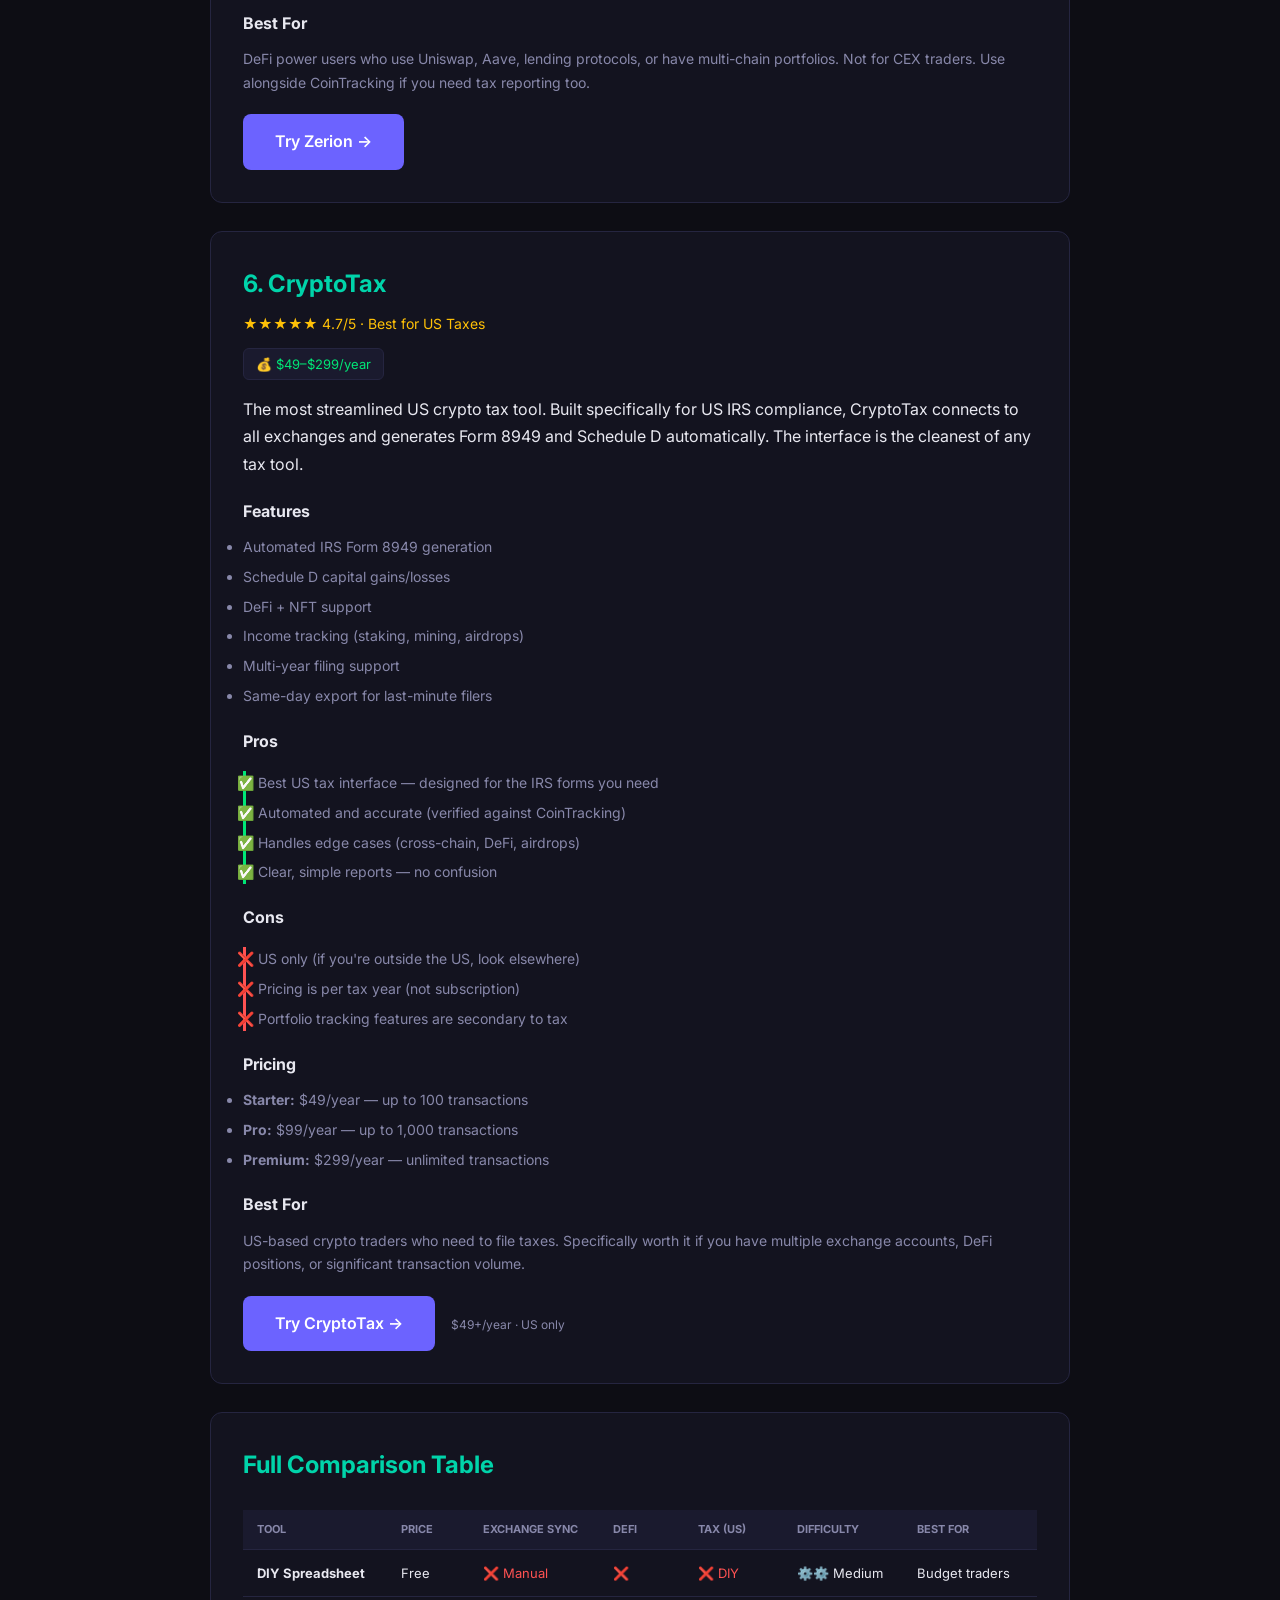
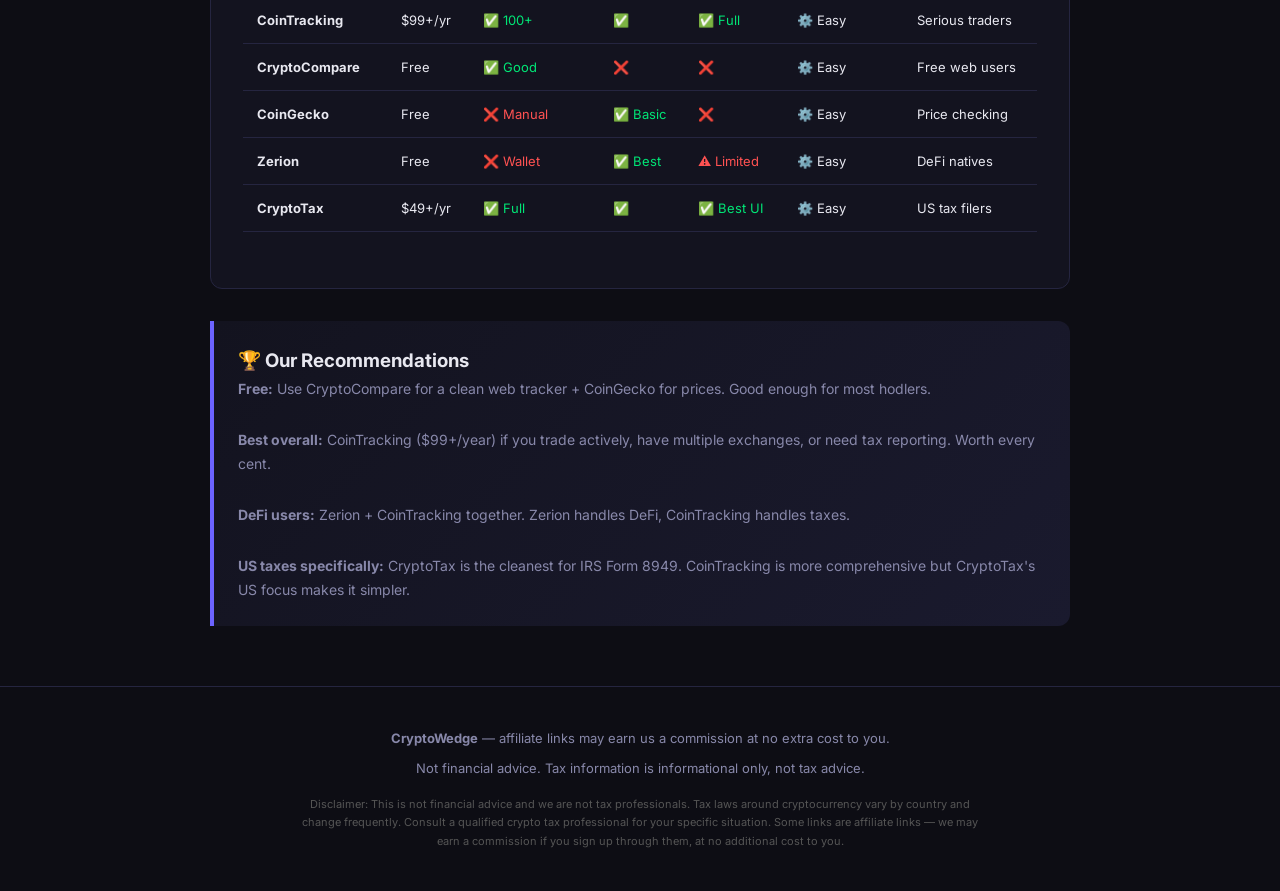
<file: crypto-portfolio-trackers.html>
<!DOCTYPE html>
<html lang="en">
<head>
  <meta charset="UTF-8">
  <meta name="viewport" content="width=device-width, initial-scale=1.0">
  <title>Crypto Portfolio Tracker Tools 2026 — Best Free & Paid Options | CryptoWedge</title>
  <meta name="description" content="We tested 7 crypto portfolio trackers — from spreadsheets to paid tools. Here's what works for tracking your holdings, P&L, and tax reporting in 2026.">
  <link rel="stylesheet" href="styles.css">
  <link href="https://fonts.googleapis.com/css2?family=Inter:wght@400;500;600;700;800&display=swap" rel="stylesheet">
  <style>
    .review-header { background: var(--surface); border: 1px solid var(--border); border-radius: 16px; padding: 40px; margin: 40px 0 20px; }
    .verdict { background: linear-gradient(135deg, var(--surface), var(--surface2)); border-left: 4px solid var(--accent); padding: 24px; margin: 32px 0; border-radius: 0 12px 12px 0; }
    .toc { background: var(--surface); border: 1px solid var(--border); border-radius: 12px; padding: 24px; margin: 20px 0 32px; }
    .toc ol { padding-left: 20px; }
    .toc li { margin-bottom: 8px; font-size: 14px; color: var(--muted); }
    .toc li a { color: var(--accent); }
    .tracker-card { background: var(--surface); border: 1px solid var(--border); border-radius: 12px; padding: 32px; margin: 28px 0; }
    .tracker-card h2 { font-size: 24px; margin-bottom: 8px; color: var(--accent2); }
    .tracker-card .rating { color: #ffc107; margin-bottom: 12px; font-size: 14px; }
    .tracker-card .price-tag { display: inline-block; background: var(--surface2); border: 1px solid var(--border); color: var(--green); padding: 4px 12px; border-radius: 6px; font-size: 13px; margin-bottom: 16px; }
    .tracker-card h4 { margin: 20px 0 10px; color: var(--text); }
    .tracker-card li { font-size: 14px; color: var(--muted); margin-bottom: 6px; }
    .pros { border-left: 3px solid var(--green); padding-left: 12px; margin: 16px 0; }
    .cons { border-left: 3px solid var(--red); padding-left: 12px; margin: 16px 0; }
    .pros li, .cons li { font-size: 14px; color: var(--muted); margin-bottom: 6px; }
    .pros li::marker { content: "✅ "; }
    .cons li::marker { content: "❌ "; }
    .comparison-table { width: 100%; border-collapse: collapse; margin: 24px 0; font-size: 13px; }
    .comparison-table th { background: var(--surface2); padding: 10px 14px; text-align: left; border-bottom: 1px solid var(--border); color: var(--muted); font-size: 11px; text-transform: uppercase; }
    .comparison-table td { padding: 12px 14px; border-bottom: 1px solid var(--border); }
    .comparison-table tr:hover td { background: var(--surface); }
    .check { color: var(--green); }
    .cross { color: var(--red); }
    .affiliate-note { background: rgba(108,99,255,0.1); border: 1px solid var(--accent); border-radius: 8px; padding: 16px; font-size: 13px; color: var(--muted); margin: 24px 0; }
    .affiliate-note strong { color: var(--accent); }
    .spreadsheet-box { background: #0a0a10; border: 1px solid var(--border); border-radius: 8px; padding: 20px; font-family: 'Courier New', monospace; font-size: 12px; margin: 16px 0; overflow-x: auto; }
    .spreadsheet-box .comment { color: #555; }
    .spreadsheet-box .header { color: var(--accent); font-weight: bold; }
    .spreadsheet-box .positive { color: var(--green); }
    .spreadsheet-box .negative { color: var(--red); }
    .spreadsheet-box .date { color: #888; }
  </style>
</head>
<body>

<header>
  <div class="container">
    <div class="logo">Crypto<span>Wedge</span></div>
    <nav>
      <a href="index.html">Home</a>
      <a href="best-crypto-trading-bots.html">Trading Bots</a>
      <a href="best-crypto-exchanges-2026.html">Exchanges</a>
      <a href="how-to-automate-crypto-trading.html">Automation Guide</a>
    </nav>
  </div>
</header>

<div class="container">
  <div class="review-header">
    <div class="hero-badge" style="margin-bottom:16px;">📊 Tool Reviews</div>
    <h1>Crypto Portfolio Tracker Tools 2026</h1>
    <p style="font-size:18px; color:var(--muted);">We tested 7 ways to track your crypto portfolio — from free spreadsheets to paid all-in-one platforms. Here's what actually works for tracking holdings, P&L, and tax reporting.</p>
    <div class="review-meta" style="display:flex; gap:24px; font-size:14px; color:var(--muted); margin-top:16px;">
      <span>📅 March 2026</span>
      <span>📊 7 Tools Tested</span>
      <span>💰 Free to $299/year</span>
      <span>🇺🇸 US tax coverage</span>
    </div>
  </div>

  <div class="toc">
    <h3>📋 Jump to Tool</h3>
    <ol>
      <li><a href="#spreadsheet">DIY Spreadsheet — Best Free Option</a></li>
      <li><a href="#cointracking">CoinTracking — Best Overall Paid</a></li>
      <li><a href="#cryptocomapare">CryptoCompare — Best Free Web</a></li>
      <li><a href="#coingecko">CoinGecko — Best for Prices</a></li>
      <li><a href="#zerion">Zerion — Best DeFi Tracker</a></li>
      <li><a href="#tax">CryptoTax — Best for US Taxes</a></li>
      <li><a href="#comparison">Full Comparison Table</a></li>
    </ol>
  </div>

  <div class="affiliate-note">
    <strong>🤝 Affiliate note:</strong> Some tools below have affiliate programs. CoinTracking and CryptoTax have our referral links — signing up through them helps support this site.
  </div>

  <!-- DIY Spreadsheet -->
  <div class="tracker-card" id="spreadsheet">
    <h2>1. DIY Spreadsheet (Free)</h2>
    <div class="rating">★★★★☆ 4.3/5 · Price: $0</div>
    <div class="price-tag">💰 Free</div>
    <p>The simplest, cheapest option. A well-built Google Sheets or Excel spreadsheet gives you complete control over your data, formulas, and reporting. Takes 1-2 hours to set up but costs nothing and flexes to your needs.</p>

    <h4>What You Need</h4>
    <ul>
      <li>Google Sheets or Excel</li>
      <li>CoinGecko API (free) for live prices</li>
      <li>Basic spreadsheet knowledge</li>
      <li>Manual entry for each trade (or CSV import from exchanges)</li>
    </ul>

    <div class="spreadsheet-box">
      <span class="comment">// Sample Google Sheets crypto tracker setup</span><br><br>
      <span class="header">COLUMN A:</span> Date<br>
      <span class="header">COLUMN B:</span> Exchange<br>
      <span class="header">COLUMN C:</span> Pair (e.g., BTC/USDT)<br>
      <span class="header">COLUMN D:</span> Side (Buy/Sell)<br>
      <span class="header">COLUMN E:</span> Quantity<br>
      <span class="header">COLUMN F:</span> Entry Price (USD)<br>
      <span class="header">COLUMN G:</span> Cost Basis (=E*F)<br>
      <span class="header">COLUMN H:</span> Current Price (from CoinGecko API)<br>
      <span class="header">COLUMN I:</span> Current Value (=E*H)<br>
      <span class="header">COLUMN J:</span> P&L (=I-G)<br>
      <span class="header">COLUMN K:</span> P&L % (=(I-G)/G*100)<br><br>
      <span class="comment">// CoinGecko price formula (Google Sheets)</span><br>
      <span class="negative">=INDEX(GOOGLEFINANCE("CRYPTOCURRENCY:BTC-USD","price"),2,2)</span><br>
      <span class="comment">// Or use IMPORTJSON for CoinGecko API:</span><br>
      <span class="negative">=IMPORTJSON("https://api.coingecko.com/api/v3/simple/price?ids=bitcoin&vs_currencies=usd","bitcoin.usd")</span>
    </div>

    <h4>Pros</h4>
    <ul class="pros">
      <li>Completely free</li>
      <li>Complete control over data and formulas</li>
      <li>Customizable to your exact needs</li>
      <li>Can handle any portfolio complexity</li>
      <li>No account needed</li>
    </ul>

    <h4>Cons</h4>
    <ul class="cons">
      <li>Manual entry required for each trade</li>
      <li>No automated sync with exchanges</li>
      <li>Tax reporting features need extra setup</li>
      <li>API price fetching can break or rate-limit</li>
    </ul>

    <h4>Best For</h4>
    <p style="font-size:14px; color:var(--muted);">Traders who want full control, have simple portfolios (under 20 positions), and don't need tax automation. Also great as a backup even if you use a paid tool.</p>
  </div>

  <!-- CoinTracking -->
  <div class="tracker-card" id="cointracking">
    <h2>2. CoinTracking</h2>
    <div class="rating">★★★★★ 4.8/5 · Most Complete</div>
    <div class="price-tag">💰 Free (limited) · $11.97–$29.95/month or $99–$299/year</div>
    <p>The gold standard for crypto portfolio tracking. CoinTracking handles automated exchange imports, P&L calculation, tax reporting (US + 30+ countries), DeFi tracking, and more. It's what serious traders use.</p>

    <h4>Features</h4>
    <ul>
      <li>Auto-import from 100+ exchanges via API or CSV</li>
      <li>Real-time P&L tracking with 20+ calculation methods</li>
      <li>US tax reporting (same-day IRS Form 8949 exports)</li>
      <li>DeFi / DEX tracking (PancakeSwap, Uniswap, etc.)</li>
      <li>Gain/loss reports, capital gains summaries, income reports</li>
      <li>Automated tax lot selection (FIFO, LIFO, HIFO, Specific ID)</li>
      <li>Live trade alerts</li>
    </ul>

    <h4>Pros</h4>
    <ul class="pros">
      <li>Most complete feature set of any tracker</li>
      <li>Supports 100+ exchanges automatically</li>
      <li>Best-in-class tax reporting for US filers</li>
      <li>Handles DeFi (airdrops, staking, LP) which breaks most trackers</li>
      <li>30+ countries' tax rules built in</li>
    </ul>

    <h4>Cons</h4>
    <ul class="cons">
      <li>Expensive for full features ($99/year minimum for what most need)</li>
      <li>Interface feels dated vs newer competitors</li>
      <li>Auto-import can miss some exchange transactions</li>
      <li>Free tier is very limited (100 trades)</li>
    </ul>

    <h4>Pricing</h4>
    <ul>
      <li><strong>Free:</strong> 100 trades, manual entry only, basic reports</li>
      <li><strong>Unofficial:</strong> $11.97/month — 300 trades, auto-import, basic tax</li>
      <li><strong>Hero:</strong> $29.95/month — unlimited, all features, priority support</li>
      <li><strong>Lifetime:</strong> $99–$299 one-time (best value if you trade a lot)</li>
    </ul>

    <h4>Best For</h4>
    <p style="font-size:14px; color:var(--muted);">Active traders with multiple exchange accounts, anyone dealing with DeFi or staking, US-based traders who need tax reporting. Worth the cost if you're doing taxes on crypto gains.</p>

    <div style="margin-top:20px;">
      <a href="https://cointracking.info?ref=MINMEI" class="btn" target="_blank">Try CoinTracking →</a>
      <span style="font-size:12px; color:var(--muted); margin-left:12px;">$99+/year · Free tier available</span>
    </div>
  </div>

  <!-- CryptoCompare -->
  <div class="tracker-card" id="cryptocomapare">
    <h2>3. CryptoCompare</h2>
    <div class="rating">★★★★☆ 4.4/5 · Best Free Web Option</div>
    <div class="price-tag">💰 Free · Premium $9.99/month</div>
    <p>A full-featured free web portfolio tracker. Auto-syncs with major exchanges, real-time prices, P&L charts, and news. The free tier is surprisingly complete — makes it our top free recommendation.</p>

    <h4>Features</h4>
    <ul>
      <li>Portfolio tracking with exchange API sync</li>
      <li>Real-time prices from 300+ exchanges</li>
      <li>P&L charts and performance metrics</li>
      <li>News feed integrated</li>
      <li>Market alerts</li>
      <li>API for developers</li>
    </ul>

    <h4>Pros</h4>
    <ul class="pros">
      <li>Excellent free tier — actually useful, not crippled</li>
      <li>Clean, modern interface</li>
      <li>Good exchange coverage</li>
      <li>Mobile app available</li>
    </ul>

    <h4>Cons</h4>
    <ul class="cons">
      <li>Tax reporting limited (US only on premium)</li>
      <li>DeFi tracking not as strong as CoinTracking</li>
      <li>Some exchanges require manual entry</li>
    </ul>

    <h4>Best For</h4>
    <p style="font-size:14px; color:var(--muted);">People who want a clean, free web-based tracker with exchange sync. Good for hodlers and casual traders who don't need tax features yet.</p>

    <div style="margin-top:20px;">
      <a href="https://www.cryptocompare.com" class="btn" target="_blank">Try CryptoCompare →</a>
    </div>
  </div>

  <!-- CoinGecko -->
  <div class="tracker-card" id="coingecko">
    <h2>4. CoinGecko</h2>
    <div class="rating">★★★★☆ 4.2/5 · Best for Prices</div>
    <div class="price-hit">💰 Free</div>
    <p>The most comprehensive free price database in crypto. Not primarily a portfolio tracker, but its portfolio feature is surprisingly usable for hodlers who just want to track coin prices and basic allocation.</p>

    <h4>Features</h4>
    <ul>
      <li>Live prices from 1,000+ exchanges</li>
      <li>Basic portfolio tracking (manual entry)</li>
      <li>Watchlist</li>
      <li>Market cap, volume, liquidity data</li>
      <li>DeFi tracking</li>
      <li>NFT portfolio (beta)</li>
    </ul>

    <h4>Pros</h4>
    <ul class="pros">
      <li>Best price data — most comprehensive free source</li>
      <li>No account needed for basic use</li>
      <li>Mobile app is excellent</li>
      <li>Covers obscure coins most trackers miss</li>
    </ul>

    <h4>Cons</h4>
    <ul class="cons">
      <li>Portfolio feature is manual entry only</li>
      <li>No exchange API sync</li>
      <li>No tax reporting</li>
      <li>Not designed as a primary portfolio tool</li>
    </ul>

    <h4>Best For</h4>
    <p style="font-size:14px; color:var(--muted);">Hodlers who want the best price data and don't need exchange sync or tax features. Also great as a price check companion alongside a proper tracker.</p>

    <div style="margin-top:20px;">
      <a href="https://www.coingecko.com" class="btn" target="_blank">Try CoinGecko →</a>
    </div>
  </div>

  <!-- Zerion -->
  <div class="tracker-card" id="zerion">
    <h2>5. Zerion</h2>
    <div class="rating">★★★★☆ 4.3/5 · Best for DeFi</div>
    <div class="price-tag">💰 Free · Premium $9.99/month</div>
    <p>Zerion is the portfolio tracker for DeFi natives. It connects to wallets directly via walletconnect — no exchange accounts needed. Track Ethereum, Solana, Base, and 40+ chains' DeFi positions including liquidity pools, staking, lending, and NFTs.</p>

    <h4>Features</h4>
    <ul>
      <li>Wallet-based tracking (MetaMask, WalletConnect, etc.)</li>
      <li>DeFi protocol integration (Aave, Compound, Uniswap, etc.)</li>
      <li>NFT portfolio tracking</li>
      <li>Cross-chain coverage (40+ chains)</li>
      <li>Real-time valuation of all DeFi positions</li>
      <li>Basic tax reports (premium)</li>
    </ul>

    <h4>Pros</h4>
    <ul class="pros">
      <li>Best DeFi coverage of any tracker</li>
      <li>No exchange accounts needed — just connect wallet</li>
      <li>Cross-chain — covers everything in one place</li>
      <li>Modern, clean interface</li>
      <li>Free tier is genuinely useful</li>
    </ul>

    <h4>Cons</h4>
    <ul class="cons">
      <li>Weak on CEX (centralized exchange) tracking</li>
      <li>Tax features limited vs CoinTracking</li>
      <li>Can be slow to sync large wallets</li>
    </ul>

    <h4>Best For</h4>
    <p style="font-size:14px; color:var(--muted);">DeFi power users who use Uniswap, Aave, lending protocols, or have multi-chain portfolios. Not for CEX traders. Use alongside CoinTracking if you need tax reporting too.</p>

    <div style="margin-top:20px;">
      <a href="https://zerion.io" class="btn" target="_blank">Try Zerion →</a>
    </div>
  </div>

  <!-- CryptoTax -->
  <div class="tracker-card" id="tax">
    <h2>6. CryptoTax</h2>
    <div class="rating">★★★★★ 4.7/5 · Best for US Taxes</div>
    <div class="price-tag">💰 $49–$299/year</div>
    <p>The most streamlined US crypto tax tool. Built specifically for US IRS compliance, CryptoTax connects to all exchanges and generates Form 8949 and Schedule D automatically. The interface is the cleanest of any tax tool.</p>

    <h4>Features</h4>
    <ul>
      <li>Automated IRS Form 8949 generation</li>
      <li>Schedule D capital gains/losses</li>
      <li>DeFi + NFT support</li>
      <li>Income tracking (staking, mining, airdrops)</li>
      <li>Multi-year filing support</li>
      <li>Same-day export for last-minute filers</li>
    </ul>

    <h4>Pros</h4>
    <ul class="pros">
      <li>Best US tax interface — designed for the IRS forms you need</li>
      <li>Automated and accurate (verified against CoinTracking)</li>
      <li>Handles edge cases (cross-chain, DeFi, airdrops)</li>
      <li>Clear, simple reports — no confusion</li>
    </ul>

    <h4>Cons</h4>
    <ul class="cons">
      <li>US only (if you're outside the US, look elsewhere)</li>
      <li>Pricing is per tax year (not subscription)</li>
      <li>Portfolio tracking features are secondary to tax</li>
    </ul>

    <h4>Pricing</h4>
    <ul>
      <li><strong>Starter:</strong> $49/year — up to 100 transactions</li>
      <li><strong>Pro:</strong> $99/year — up to 1,000 transactions</li>
      <li><strong>Premium:</strong> $299/year — unlimited transactions</li>
    </ul>

    <h4>Best For</h4>
    <p style="font-size:14px; color:var(--muted);">US-based crypto traders who need to file taxes. Specifically worth it if you have multiple exchange accounts, DeFi positions, or significant transaction volume.</p>

    <div style="margin-top:20px;">
      <a href="https://cryptotax.com" class="btn" target="_blank">Try CryptoTax →</a>
      <span style="font-size:12px; color:var(--muted); margin-left:12px;">$49+/year · US only</span>
    </div>
  </div>

  <!-- Comparison Table -->
  <div class="tracker-card" id="comparison">
    <h2>Full Comparison Table</h2>
    <table class="comparison-table">
      <thead>
        <tr>
          <th>Tool</th>
          <th>Price</th>
          <th>Exchange Sync</th>
          <th>DeFi</th>
          <th>Tax (US)</th>
          <th>Difficulty</th>
          <th>Best For</th>
        </tr>
      </thead>
      <tbody>
        <tr>
          <td><strong>DIY Spreadsheet</strong></td>
          <td>Free</td>
          <td class="cross">❌ Manual</td>
          <td class="cross">❌</td>
          <td class="cross">❌ DIY</td>
          <td>⚙️⚙️ Medium</td>
          <td>Budget traders</td>
        </tr>
        <tr>
          <td><strong>CoinTracking</strong></td>
          <td>$99+/yr</td>
          <td class="check">✅ 100+</td>
          <td class="check">✅</td>
          <td class="check">✅ Full</td>
          <td>⚙️ Easy</td>
          <td>Serious traders</td>
        </tr>
        <tr>
          <td><strong>CryptoCompare</strong></td>
          <td>Free</td>
          <td class="check">✅ Good</td>
          <td class="cross">❌</td>
          <td class="cross">❌</td>
          <td>⚙️ Easy</td>
          <td>Free web users</td>
        </tr>
        <tr>
          <td><strong>CoinGecko</strong></td>
          <td>Free</td>
          <td class="cross">❌ Manual</td>
          <td class="check">✅ Basic</td>
          <td class="cross">❌</td>
          <td>⚙️ Easy</td>
          <td>Price checking</td>
        </tr>
        <tr>
          <td><strong>Zerion</strong></td>
          <td>Free</td>
          <td class="cross">❌ Wallet</td>
          <td class="check">✅ Best</td>
          <td class="cross">⚠️ Limited</td>
          <td>⚙️ Easy</td>
          <td>DeFi natives</td>
        </tr>
        <tr>
          <td><strong>CryptoTax</strong></td>
          <td>$49+/yr</td>
          <td class="check">✅ Full</td>
          <td class="check">✅</td>
          <td class="check">✅ Best UI</td>
          <td>⚙️ Easy</td>
          <td>US tax filers</td>
        </tr>
      </tbody>
    </table>
  </div>

  <div class="verdict">
    <h3>🏆 Our Recommendations</h3>
    <p style="font-size:14px; color:var(--muted);"><strong>Free:</strong> Use CryptoCompare for a clean web tracker + CoinGecko for prices. Good enough for most hodlers.</p>
    <br>
    <p style="font-size:14px; color:var(--muted);"><strong>Best overall:</strong> CoinTracking ($99+/year) if you trade actively, have multiple exchanges, or need tax reporting. Worth every cent.</p>
    <br>
    <p style="font-size:14px; color:var(--muted);"><strong>DeFi users:</strong> Zerion + CoinTracking together. Zerion handles DeFi, CoinTracking handles taxes.</p>
    <br>
    <p style="font-size:14px; color:var(--muted);"><strong>US taxes specifically:</strong> CryptoTax is the cleanest for IRS Form 8949. CoinTracking is more comprehensive but CryptoTax's US focus makes it simpler.</p>
  </div>
</div>

<footer>
  <div class="container">
    <p><strong>CryptoWedge</strong> — affiliate links may earn us a commission at no extra cost to you.</p>
    <p>Not financial advice. Tax information is informational only, not tax advice.</p>
    <p class="disclaimer">Disclaimer: This is not financial advice and we are not tax professionals. Tax laws around cryptocurrency vary by country and change frequently. Consult a qualified crypto tax professional for your specific situation. Some links are affiliate links — we may earn a commission if you sign up through them, at no additional cost to you.</p>
  </div>
</footer>

</body>
</html>
</file>
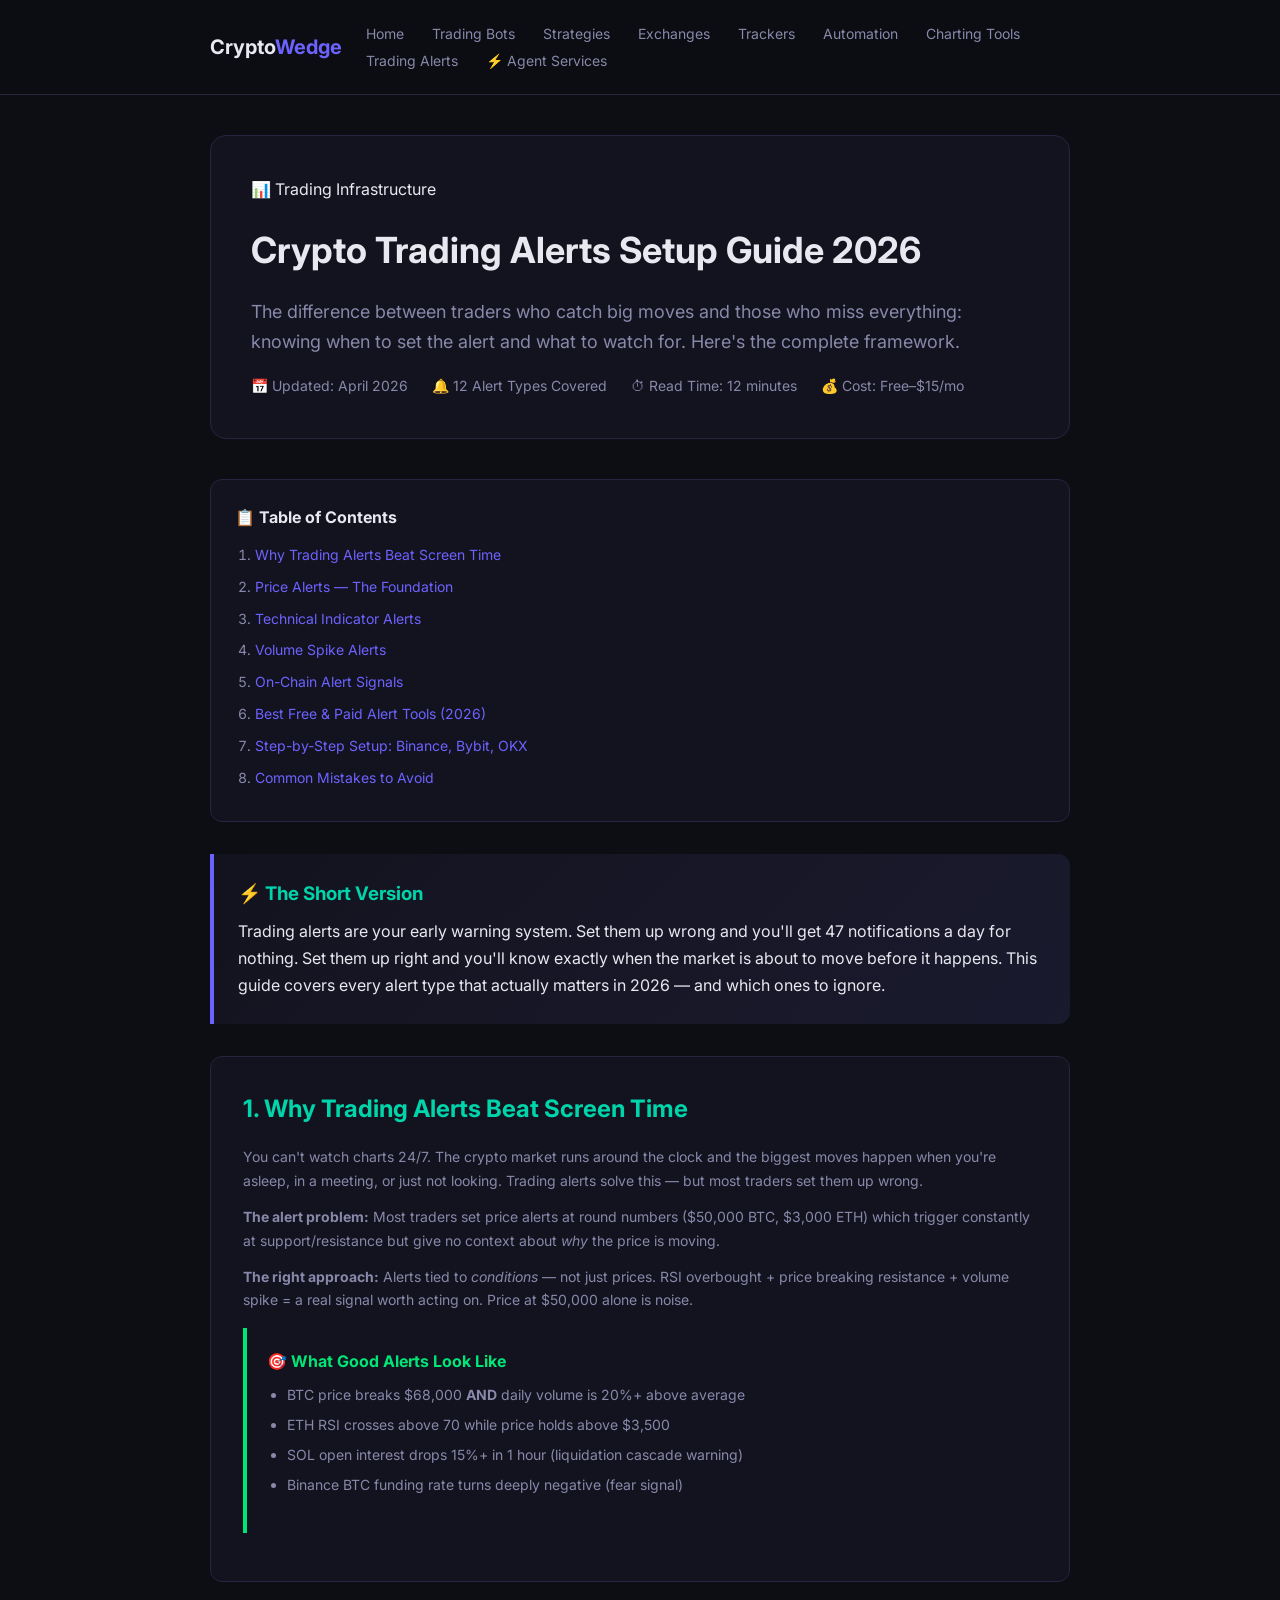
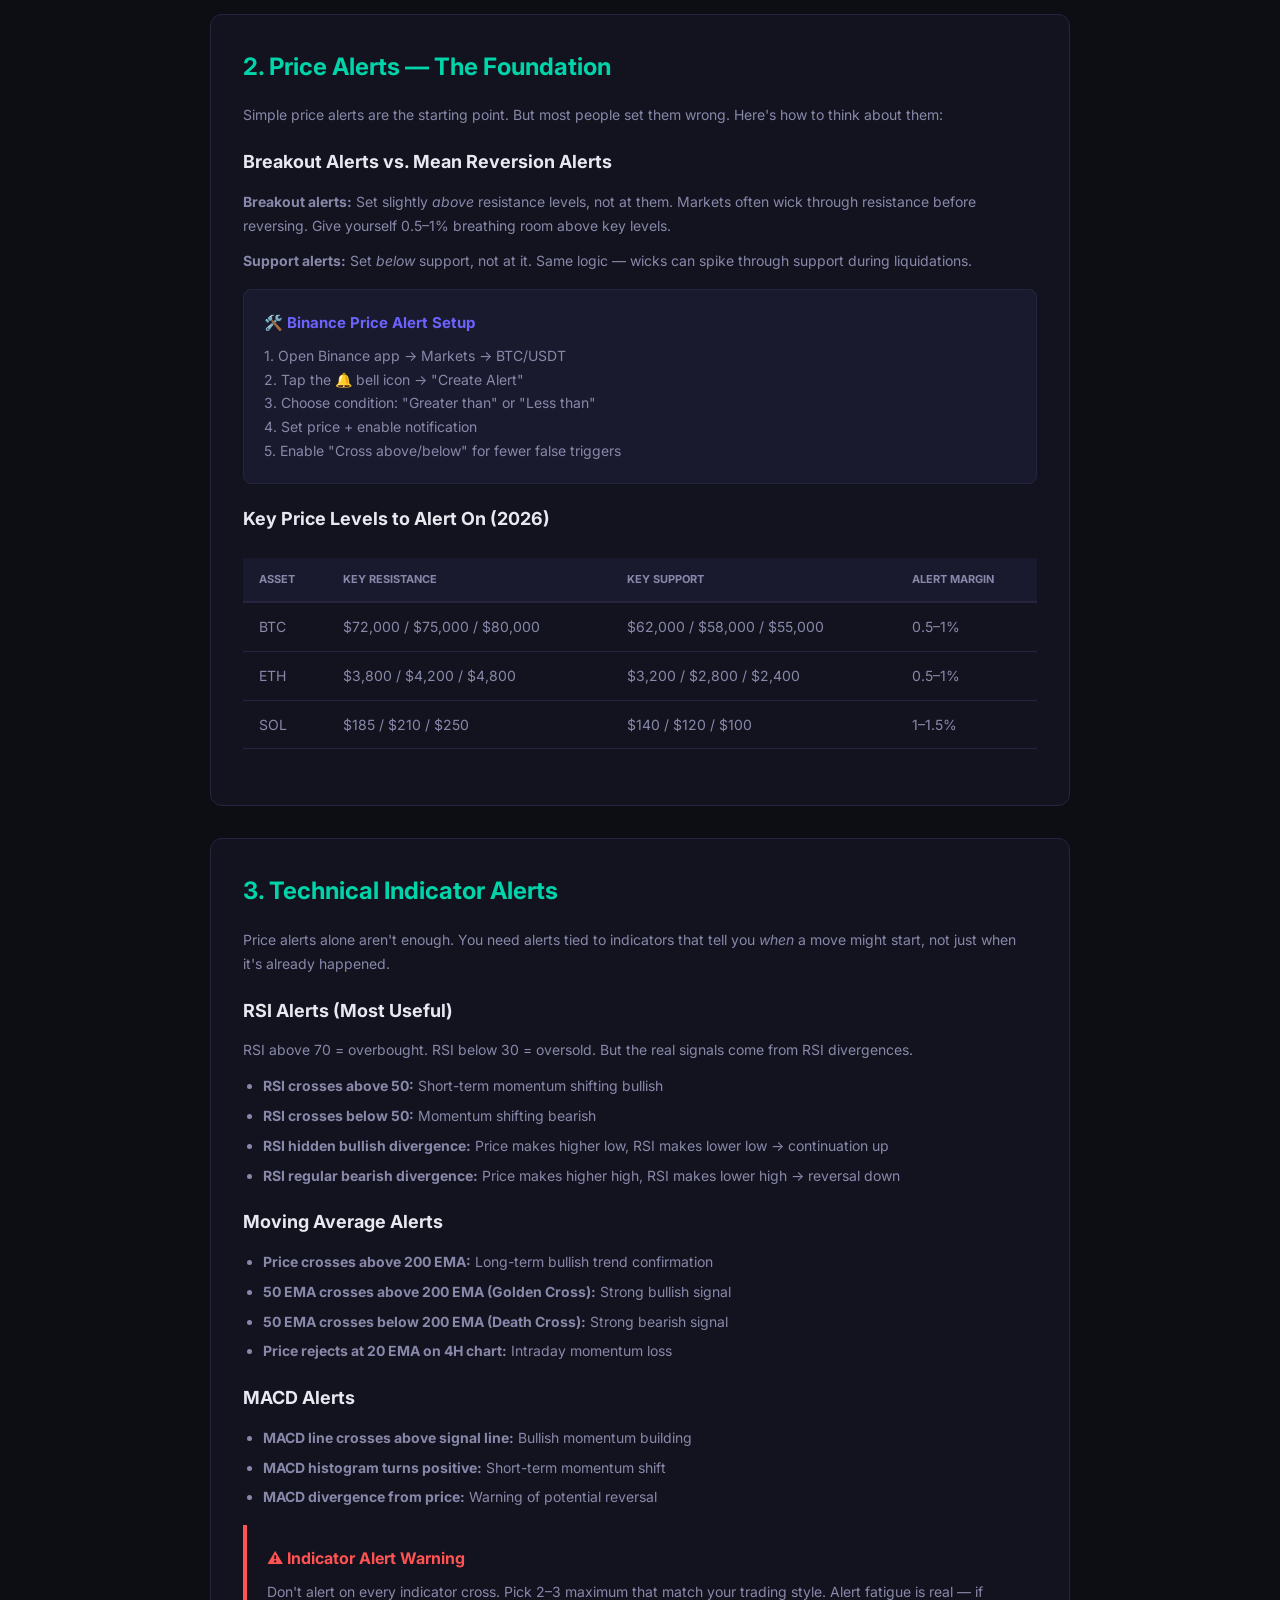
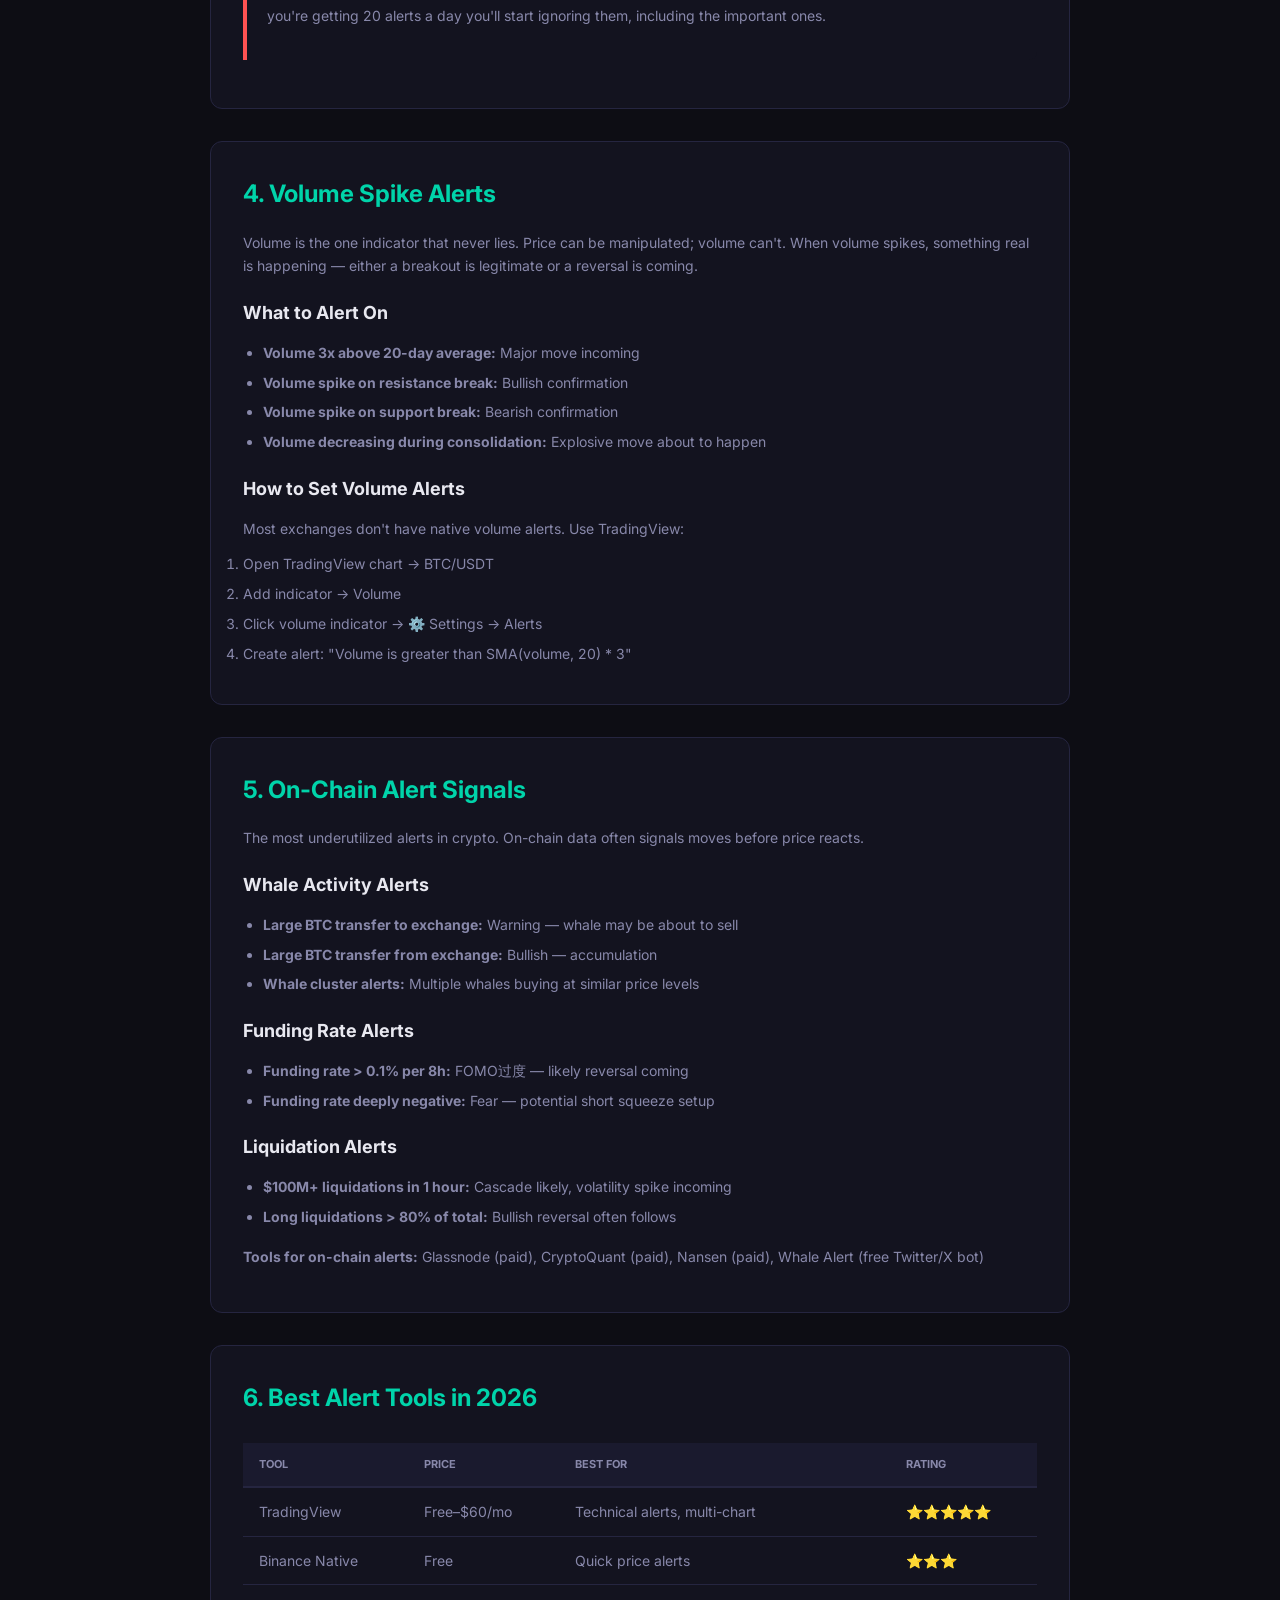
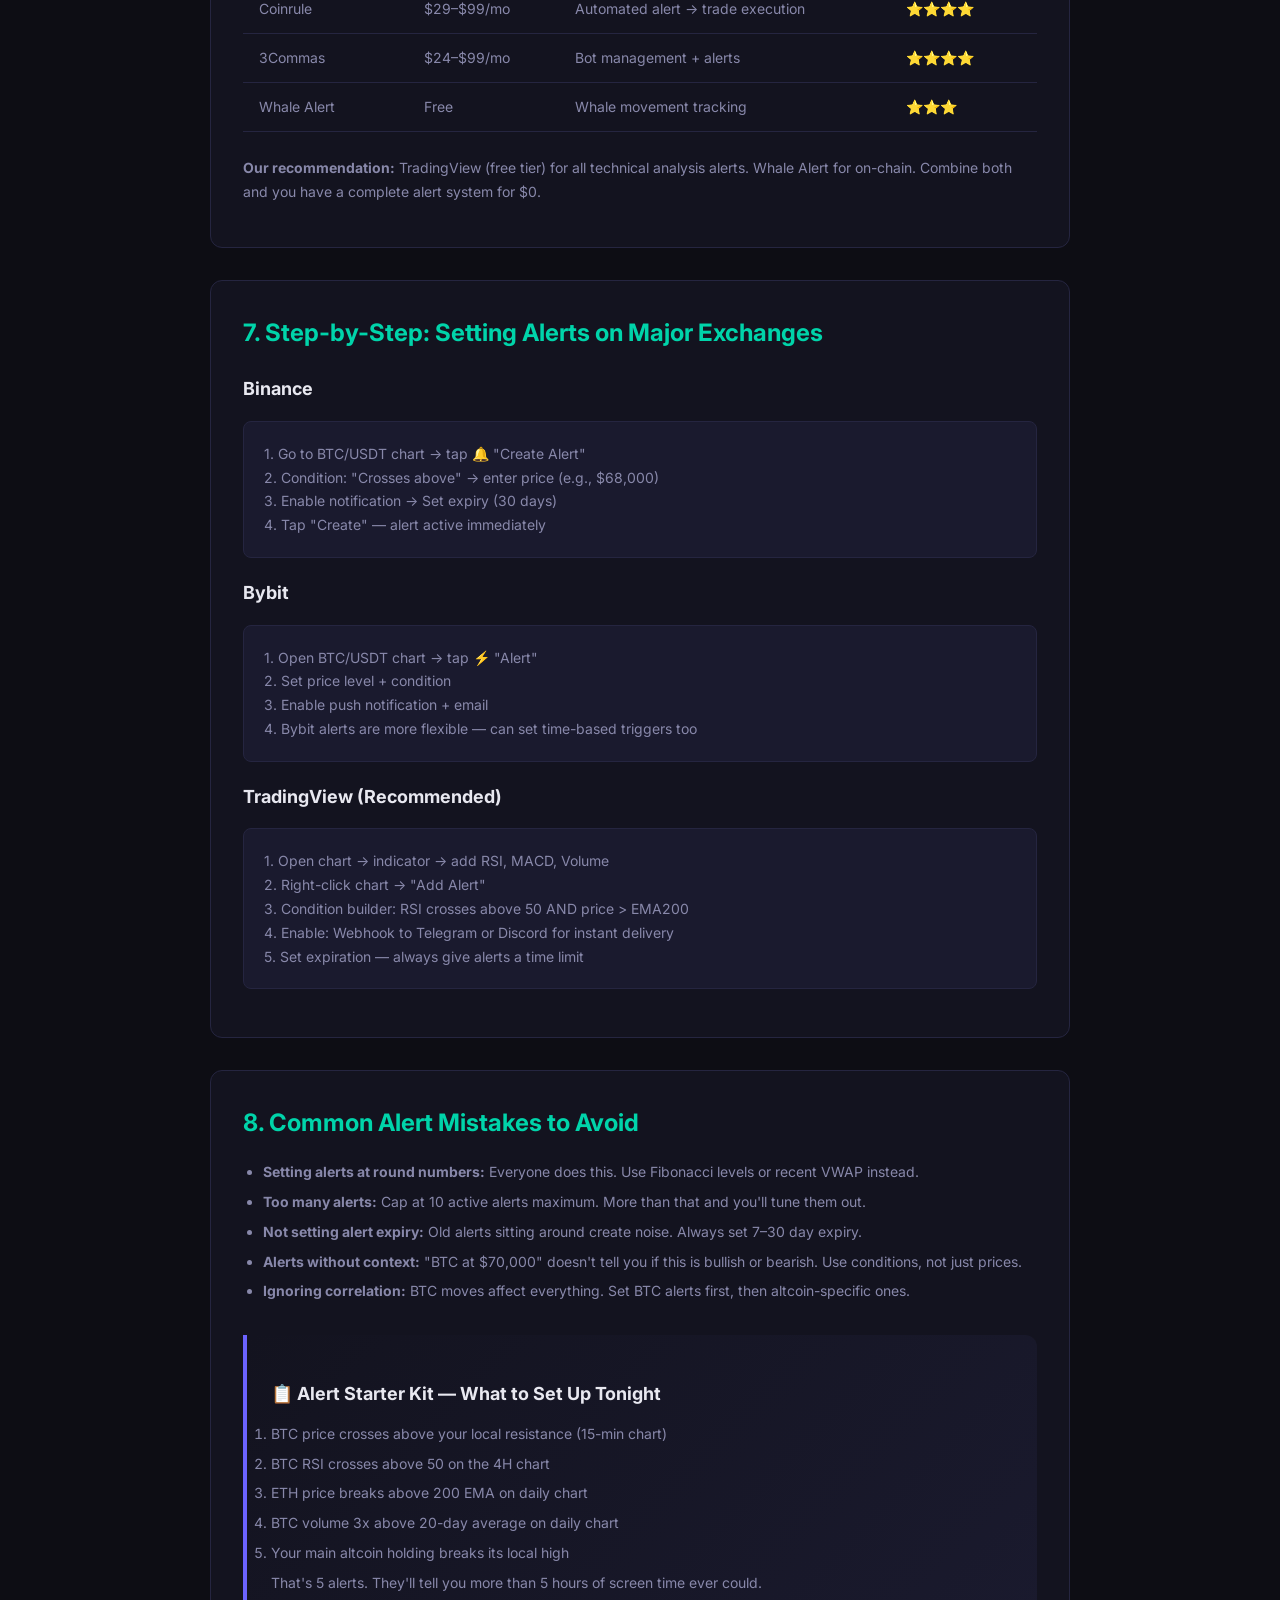
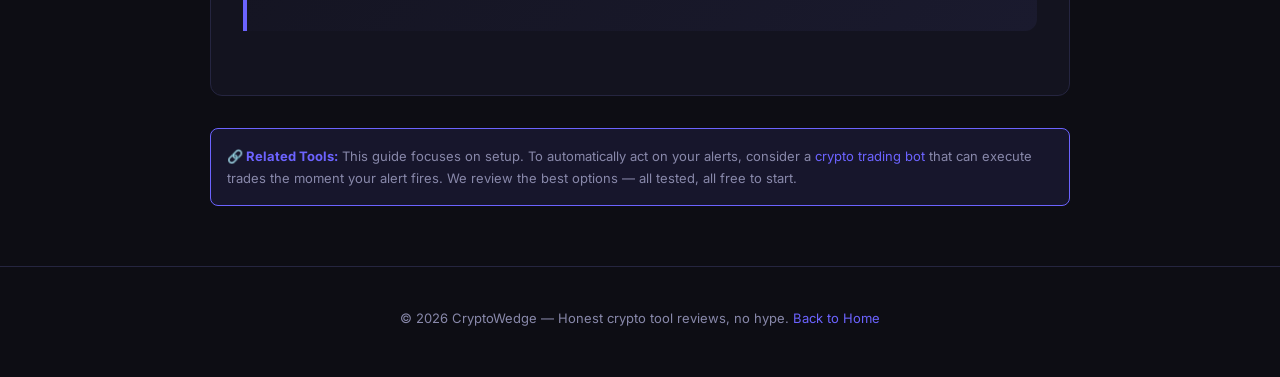
<file: crypto-trading-alerts-setup-2026.html>
<!DOCTYPE html>
<html lang="en">
<head>
  <meta charset="UTF-8">
  <meta name="viewport" content="width=device-width, initial-scale=1.0">
  <title>Crypto Trading Alerts Setup Guide 2026 — Never Miss a Move | CryptoWedge</title>
  <meta name="description" content="Step-by-step guide to setting up crypto trading alerts that actually work. Price alerts, volume spikes, RSI divergences, and on-chain signals — everything you need in 2026.">
  <link rel="stylesheet" href="styles.css">
  <link rel="preconnect" href="https://fonts.googleapis.com">
  <link href="https://fonts.googleapis.com/css2?family=Inter:wght@400;500;600;700;800&display=swap" rel="stylesheet">
  <style>
    .review-header { background: var(--surface); border: 1px solid var(--border); border-radius: 16px; padding: 40px; margin: 40px 0; }
    .review-header h1 { font-size: 36px; margin-bottom: 16px; }
    .review-meta { display: flex; gap: 24px; font-size: 14px; color: var(--muted); margin-top: 16px; flex-wrap: wrap; }
    .verdict { background: linear-gradient(135deg, var(--surface), var(--surface2)); border-left: 4px solid var(--accent); padding: 24px; margin: 32px 0; border-radius: 0 12px 12px 0; }
    .verdict h3 { color: var(--accent2); margin-bottom: 8px; }
    .toc { background: var(--surface); border: 1px solid var(--border); border-radius: 12px; padding: 24px; margin: 32px 0; }
    .toc h3 { margin-bottom: 12px; font-size: 16px; }
    .toc ol { padding-left: 20px; }
    .toc li { margin-bottom: 8px; font-size: 14px; color: var(--muted); }
    .toc li a { color: var(--accent); }
    .guide-section { background: var(--surface); border: 1px solid var(--border); border-radius: 12px; padding: 32px; margin: 32px 0; }
    .guide-section h2 { font-size: 24px; margin-bottom: 16px; color: var(--accent2); }
    .guide-section h3 { font-size: 18px; margin: 20px 0 12px; color: var(--text); }
    .guide-section p { font-size: 14px; color: var(--muted); line-height: 1.7; margin-bottom: 12px; }
    .guide-section ul { padding-left: 20px; margin-bottom: 16px; }
    .guide-section li { font-size: 14px; color: var(--muted); margin-bottom: 6px; }
    .step-box { background: var(--surface2); border: 1px solid var(--border); border-radius: 8px; padding: 20px; margin: 16px 0; }
    .step-box h4 { color: var(--accent); margin-bottom: 8px; font-size: 15px; }
    .step-box p { margin-bottom: 0; }
    .signal-card { background: var(--surface); border-left: 4px solid var(--green); padding: 20px; margin: 16px 0; border-radius: 0 8px 8px 0; }
    .signal-card h4 { color: var(--green); margin-bottom: 8px; }
    .signal-card.red { border-left-color: var(--red); }
    .signal-card.red h4 { color: var(--red); }
    .affiliate-note { background: rgba(108,99,255,0.1); border: 1px solid var(--accent); border-radius: 8px; padding: 16px; font-size: 13px; color: var(--muted); margin: 24px 0; }
    .affiliate-note strong { color: var(--accent); }
    .comparison-table { width: 100%; border-collapse: collapse; margin: 24px 0; font-size: 14px; }
    .comparison-table th { background: var(--surface2); padding: 12px 16px; text-align: left; border-bottom: 2px solid var(--border); color: var(--muted); font-size: 11px; text-transform: uppercase; }
    .comparison-table td { padding: 12px 16px; border-bottom: 1px solid var(--border); color: var(--muted); }
    .comparison-table tr:hover td { background: var(--surface); }
    code { background: var(--surface2); padding: 2px 8px; border-radius: 4px; font-size: 13px; color: var(--accent2); }
  </style>
</head>
<body>

<header>
  <div class="container">
    <div class="logo">Crypto<span>Wedge</span></div>
    <nav>
      <a href="index.html">Home</a>
      <a href="best-crypto-trading-bots.html">Trading Bots</a>
      <a href="best-crypto-trading-strategies-2026.html">Strategies</a>
      <a href="best-crypto-exchanges-2026.html">Exchanges</a>
      <a href="crypto-portfolio-trackers.html">Trackers</a>
      <a href="how-to-automate-crypto-trading.html">Automation</a>
      <a href="best-crypto-charting-tools-2026.html">Charting Tools</a>
      <a href="crypto-trading-alerts-setup-2026.html">Trading Alerts</a>
      <a href="agent-setup-services.html">⚡ Agent Services</a>
    </nav>
  </div>
</header>

<div class="container">
  <div class="review-header">
    <div class="hero-badge" style="margin-bottom:16px;">📊 Trading Infrastructure</div>
    <h1>Crypto Trading Alerts Setup Guide 2026</h1>
    <p style="font-size:18px; color:var(--muted);">The difference between traders who catch big moves and those who miss everything: knowing when to set the alert and what to watch for. Here's the complete framework.</p>
    <div class="review-meta">
      <span>📅 Updated: April 2026</span>
      <span>🔔 12 Alert Types Covered</span>
      <span>⏱ Read Time: 12 minutes</span>
      <span>💰 Cost: Free–$15/mo</span>
    </div>
  </div>

  <div class="toc">
    <h3>📋 Table of Contents</h3>
    <ol>
      <li><a href="#why-alerts">Why Trading Alerts Beat Screen Time</a></li>
      <li><a href="#price-alerts">Price Alerts — The Foundation</a></li>
      <li><a href="#technical-alerts">Technical Indicator Alerts</a></li>
      <li><a href="#volume-alerts">Volume Spike Alerts</a></li>
      <li><a href="#onchain-alerts">On-Chain Alert Signals</a></li>
      <li><a href="#tools">Best Free & Paid Alert Tools (2026)</a></li>
      <li><a href="#setup">Step-by-Step Setup: Binance, Bybit, OKX</a></li>
      <li><a href="#mistakes">Common Mistakes to Avoid</a></li>
    </ol>
  </div>

  <div class="verdict">
    <h3>⚡ The Short Version</h3>
    <p>Trading alerts are your early warning system. Set them up wrong and you'll get 47 notifications a day for nothing. Set them up right and you'll know exactly when the market is about to move before it happens. This guide covers every alert type that actually matters in 2026 — and which ones to ignore.</p>
  </div>

  <div class="guide-section" id="why-alerts">
    <h2>1. Why Trading Alerts Beat Screen Time</h2>
    <p>You can't watch charts 24/7. The crypto market runs around the clock and the biggest moves happen when you're asleep, in a meeting, or just not looking. Trading alerts solve this — but most traders set them up wrong.</p>
    <p><strong>The alert problem:</strong> Most traders set price alerts at round numbers ($50,000 BTC, $3,000 ETH) which trigger constantly at support/resistance but give no context about <em>why</em> the price is moving.</p>
    <p><strong>The right approach:</strong> Alerts tied to <em>conditions</em> — not just prices. RSI overbought + price breaking resistance + volume spike = a real signal worth acting on. Price at $50,000 alone is noise.</p>
    
    <div class="signal-card">
      <h4>🎯 What Good Alerts Look Like</h4>
      <ul>
        <li>BTC price breaks $68,000 <strong>AND</strong> daily volume is 20%+ above average</li>
        <li>ETH RSI crosses above 70 while price holds above $3,500</li>
        <li>SOL open interest drops 15%+ in 1 hour (liquidation cascade warning)</li>
        <li>Binance BTC funding rate turns deeply negative (fear signal)</li>
      </ul>
    </div>
  </div>

  <div class="guide-section" id="price-alerts">
    <h2>2. Price Alerts — The Foundation</h2>
    <p>Simple price alerts are the starting point. But most people set them wrong. Here's how to think about them:</p>

    <h3>Breakout Alerts vs. Mean Reversion Alerts</h3>
    <p><strong>Breakout alerts:</strong> Set slightly <em>above</em> resistance levels, not at them. Markets often wick through resistance before reversing. Give yourself 0.5–1% breathing room above key levels.</p>
    <p><strong>Support alerts:</strong> Set <em>below</em> support, not at it. Same logic — wicks can spike through support during liquidations.</p>

    <div class="step-box">
      <h4>🛠️ Binance Price Alert Setup</h4>
      <p>1. Open Binance app → Markets → BTC/USDT<br>
      2. Tap the 🔔 bell icon → "Create Alert"<br>
      3. Choose condition: "Greater than" or "Less than"<br>
      4. Set price + enable notification<br>
      5. Enable "Cross above/below" for fewer false triggers</p>
    </div>

    <h3>Key Price Levels to Alert On (2026)</h3>
    <table class="comparison-table">
      <tr><th>Asset</th><th>Key Resistance</th><th>Key Support</th><th>Alert Margin</th></tr>
      <tr><td>BTC</td><td>$72,000 / $75,000 / $80,000</td><td>$62,000 / $58,000 / $55,000</td><td>0.5–1%</td></tr>
      <tr><td>ETH</td><td>$3,800 / $4,200 / $4,800</td><td>$3,200 / $2,800 / $2,400</td><td>0.5–1%</td></tr>
      <tr><td>SOL</td><td>$185 / $210 / $250</td><td>$140 / $120 / $100</td><td>1–1.5%</td></tr>
    </table>
  </div>

  <div class="guide-section" id="technical-alerts">
    <h2>3. Technical Indicator Alerts</h2>
    <p>Price alerts alone aren't enough. You need alerts tied to indicators that tell you <em>when</em> a move might start, not just when it's already happened.</p>

    <h3>RSI Alerts (Most Useful)</h3>
    <p>RSI above 70 = overbought. RSI below 30 = oversold. But the real signals come from RSI divergences.</p>
    <ul>
      <li><strong>RSI crosses above 50:</strong> Short-term momentum shifting bullish</li>
      <li><strong>RSI crosses below 50:</strong> Momentum shifting bearish</li>
      <li><strong>RSI hidden bullish divergence:</strong> Price makes higher low, RSI makes lower low → continuation up</li>
      <li><strong>RSI regular bearish divergence:</strong> Price makes higher high, RSI makes lower high → reversal down</li>
    </ul>

    <h3>Moving Average Alerts</h3>
    <ul>
      <li><strong>Price crosses above 200 EMA:</strong> Long-term bullish trend confirmation</li>
      <li><strong>50 EMA crosses above 200 EMA (Golden Cross):</strong> Strong bullish signal</li>
      <li><strong>50 EMA crosses below 200 EMA (Death Cross):</strong> Strong bearish signal</li>
      <li><strong>Price rejects at 20 EMA on 4H chart:</strong> Intraday momentum loss</li>
    </ul>

    <h3>MACD Alerts</h3>
    <ul>
      <li><strong>MACD line crosses above signal line:</strong> Bullish momentum building</li>
      <li><strong>MACD histogram turns positive:</strong> Short-term momentum shift</li>
      <li><strong>MACD divergence from price:</strong> Warning of potential reversal</li>
    </ul>

    <div class="signal-card red">
      <h4>⚠️ Indicator Alert Warning</h4>
      <p>Don't alert on every indicator cross. Pick 2–3 maximum that match your trading style. Alert fatigue is real — if you're getting 20 alerts a day you'll start ignoring them, including the important ones.</p>
    </div>
  </div>

  <div class="guide-section" id="volume-alerts">
    <h2>4. Volume Spike Alerts</h2>
    <p>Volume is the one indicator that never lies. Price can be manipulated; volume can't. When volume spikes, something real is happening — either a breakout is legitimate or a reversal is coming.</p>

    <h3>What to Alert On</h3>
    <ul>
      <li><strong>Volume 3x above 20-day average:</strong> Major move incoming</li>
      <li><strong>Volume spike on resistance break:</strong> Bullish confirmation</li>
      <li><strong>Volume spike on support break:</strong> Bearish confirmation</li>
      <li><strong>Volume decreasing during consolidation:</strong> Explosive move about to happen</li>
    </ul>

    <h3>How to Set Volume Alerts</h3>
    <p>Most exchanges don't have native volume alerts. Use TradingView:</p>
    <ol>
      <li>Open TradingView chart → BTC/USDT</li>
      <li>Add indicator → Volume</li>
      <li>Click volume indicator → ⚙️ Settings → Alerts</li>
      <li>Create alert: "Volume is greater than SMA(volume, 20) * 3"</li>
    </ol>
  </div>

  <div class="guide-section" id="onchain-alerts">
    <h2>5. On-Chain Alert Signals</h2>
    <p>The most underutilized alerts in crypto. On-chain data often signals moves before price reacts.</p>

    <h3>Whale Activity Alerts</h3>
    <ul>
      <li><strong>Large BTC transfer to exchange:</strong> Warning — whale may be about to sell</li>
      <li><strong>Large BTC transfer from exchange:</strong> Bullish — accumulation</li>
      <li><strong>Whale cluster alerts:</strong> Multiple whales buying at similar price levels</li>
    </ul>

    <h3>Funding Rate Alerts</h3>
    <ul>
      <li><strong>Funding rate > 0.1% per 8h:</strong> FOMO过度 — likely reversal coming</li>
      <li><strong>Funding rate deeply negative:</strong> Fear — potential short squeeze setup</li>
    </ul>

    <h3>Liquidation Alerts</h3>
    <ul>
      <li><strong>$100M+ liquidations in 1 hour:</strong> Cascade likely, volatility spike incoming</li>
      <li><strong>Long liquidations > 80% of total:</strong> Bullish reversal often follows</li>
    </ul>

    <p><strong>Tools for on-chain alerts:</strong> Glassnode (paid), CryptoQuant (paid), Nansen (paid), Whale Alert (free Twitter/X bot)</p>
  </div>

  <div class="guide-section" id="tools">
    <h2>6. Best Alert Tools in 2026</h2>
    <table class="comparison-table">
      <tr><th>Tool</th><th>Price</th><th>Best For</th><th>Rating</th></tr>
      <tr><td>TradingView</td><td>Free–$60/mo</td><td>Technical alerts, multi-chart</td><td>⭐⭐⭐⭐⭐</td></tr>
      <tr><td>Binance Native</td><td>Free</td><td>Quick price alerts</td><td>⭐⭐⭐</td></tr>
      <tr><td>Coinrule</td><td>$29–$99/mo</td><td>Automated alert → trade execution</td><td>⭐⭐⭐⭐</td></tr>
      <tr><td>3Commas</td><td>$24–$99/mo</td><td>Bot management + alerts</td><td>⭐⭐⭐⭐</td></tr>
      <tr><td>Whale Alert</td><td>Free</td><td>Whale movement tracking</td><td>⭐⭐⭐</td></tr>
    </table>

    <p><strong>Our recommendation:</strong> TradingView (free tier) for all technical analysis alerts. Whale Alert for on-chain. Combine both and you have a complete alert system for $0.</p>
  </div>

  <div class="guide-section" id="setup">
    <h2>7. Step-by-Step: Setting Alerts on Major Exchanges</h2>

    <h3>Binance</h3>
    <div class="step-box">
      <p>1. Go to BTC/USDT chart → tap 🔔 "Create Alert"<br>
      2. Condition: "Crosses above" → enter price (e.g., $68,000)<br>
      3. Enable notification → Set expiry (30 days)<br>
      4. Tap "Create" — alert active immediately</p>
    </div>

    <h3>Bybit</h3>
    <div class="step-box">
      <p>1. Open BTC/USDT chart → tap ⚡ "Alert"<br>
      2. Set price level + condition<br>
      3. Enable push notification + email<br>
      4. Bybit alerts are more flexible — can set time-based triggers too</p>
    </div>

    <h3>TradingView (Recommended)</h3>
    <div class="step-box">
      <p>1. Open chart → indicator → add RSI, MACD, Volume<br>
      2. Right-click chart → "Add Alert"<br>
      3. Condition builder: RSI crosses above 50 AND price > EMA200<br>
      4. Enable: Webhook to Telegram or Discord for instant delivery<br>
      5. Set expiration — always give alerts a time limit</p>
    </div>
  </div>

  <div class="guide-section" id="mistakes">
    <h2>8. Common Alert Mistakes to Avoid</h2>
    <ul>
      <li><strong>Setting alerts at round numbers:</strong> Everyone does this. Use Fibonacci levels or recent VWAP instead.</li>
      <li><strong>Too many alerts:</strong> Cap at 10 active alerts maximum. More than that and you'll tune them out.</li>
      <li><strong>Not setting alert expiry:</strong> Old alerts sitting around create noise. Always set 7–30 day expiry.</li>
      <li><strong>Alerts without context:</strong> "BTC at $70,000" doesn't tell you if this is bullish or bearish. Use conditions, not just prices.</li>
      <li><strong>Ignoring correlation:</strong> BTC moves affect everything. Set BTC alerts first, then altcoin-specific ones.</li>
    </ul>

    <div class="verdict">
      <h3>📋 Alert Starter Kit — What to Set Up Tonight</h3>
      <ol>
        <li>BTC price crosses above your local resistance (15-min chart)</li>
        <li>BTC RSI crosses above 50 on the 4H chart</li>
        <li>ETH price breaks above 200 EMA on daily chart</li>
        <li>BTC volume 3x above 20-day average on daily chart</li>
        <li>Your main altcoin holding breaks its local high</li>
      </ol>
      <p>That's 5 alerts. They'll tell you more than 5 hours of screen time ever could.</p>
    </div>
  </div>

  <div class="affiliate-note">
    <strong>🔗 Related Tools:</strong> This guide focuses on setup. To automatically act on your alerts, consider a <a href="best-crypto-trading-bots.html">crypto trading bot</a> that can execute trades the moment your alert fires. We review the best options — all tested, all free to start.
  </div>

</div>

<footer>
  <div class="container">
    <p style="color: var(--muted); font-size: 13px; text-align: center;">© 2026 CryptoWedge — Honest crypto tool reviews, no hype. <a href="index.html">Back to Home</a></p>
  </div>
</footer>

</body>
</html>
</file>
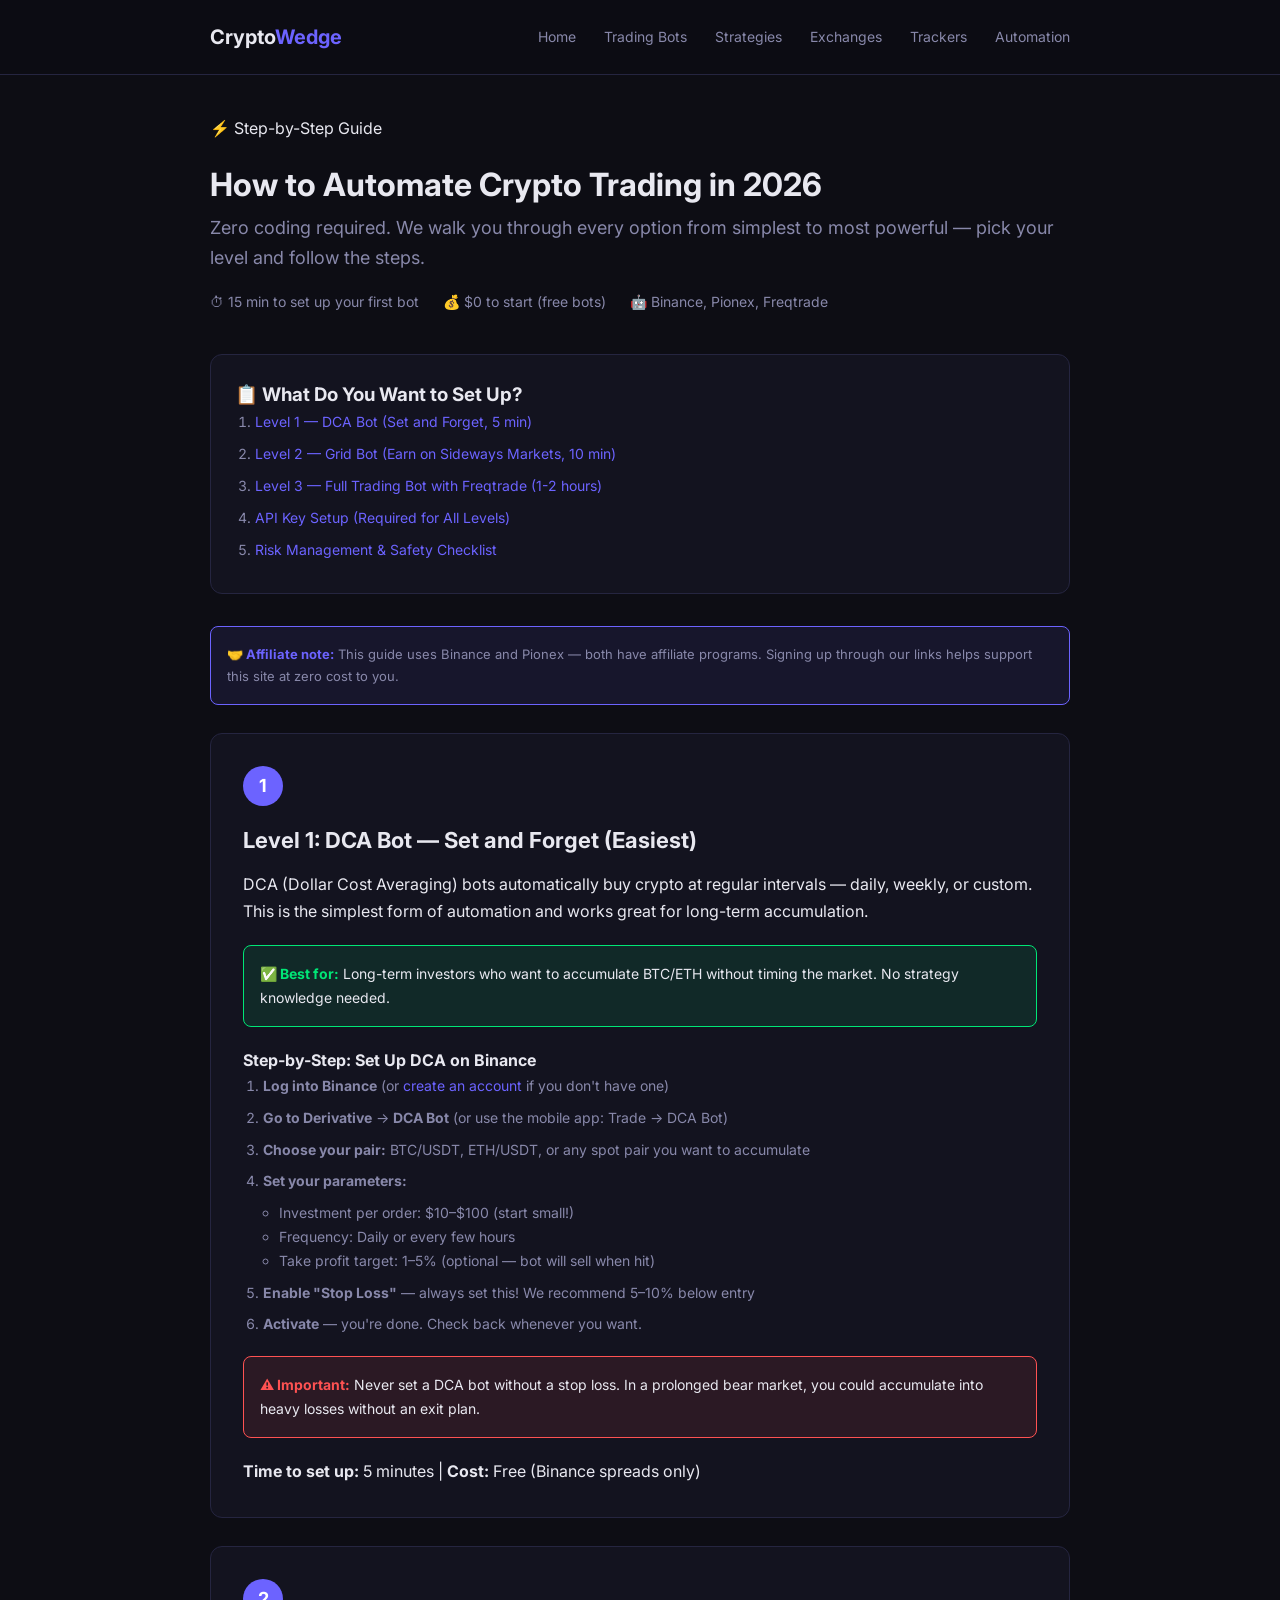
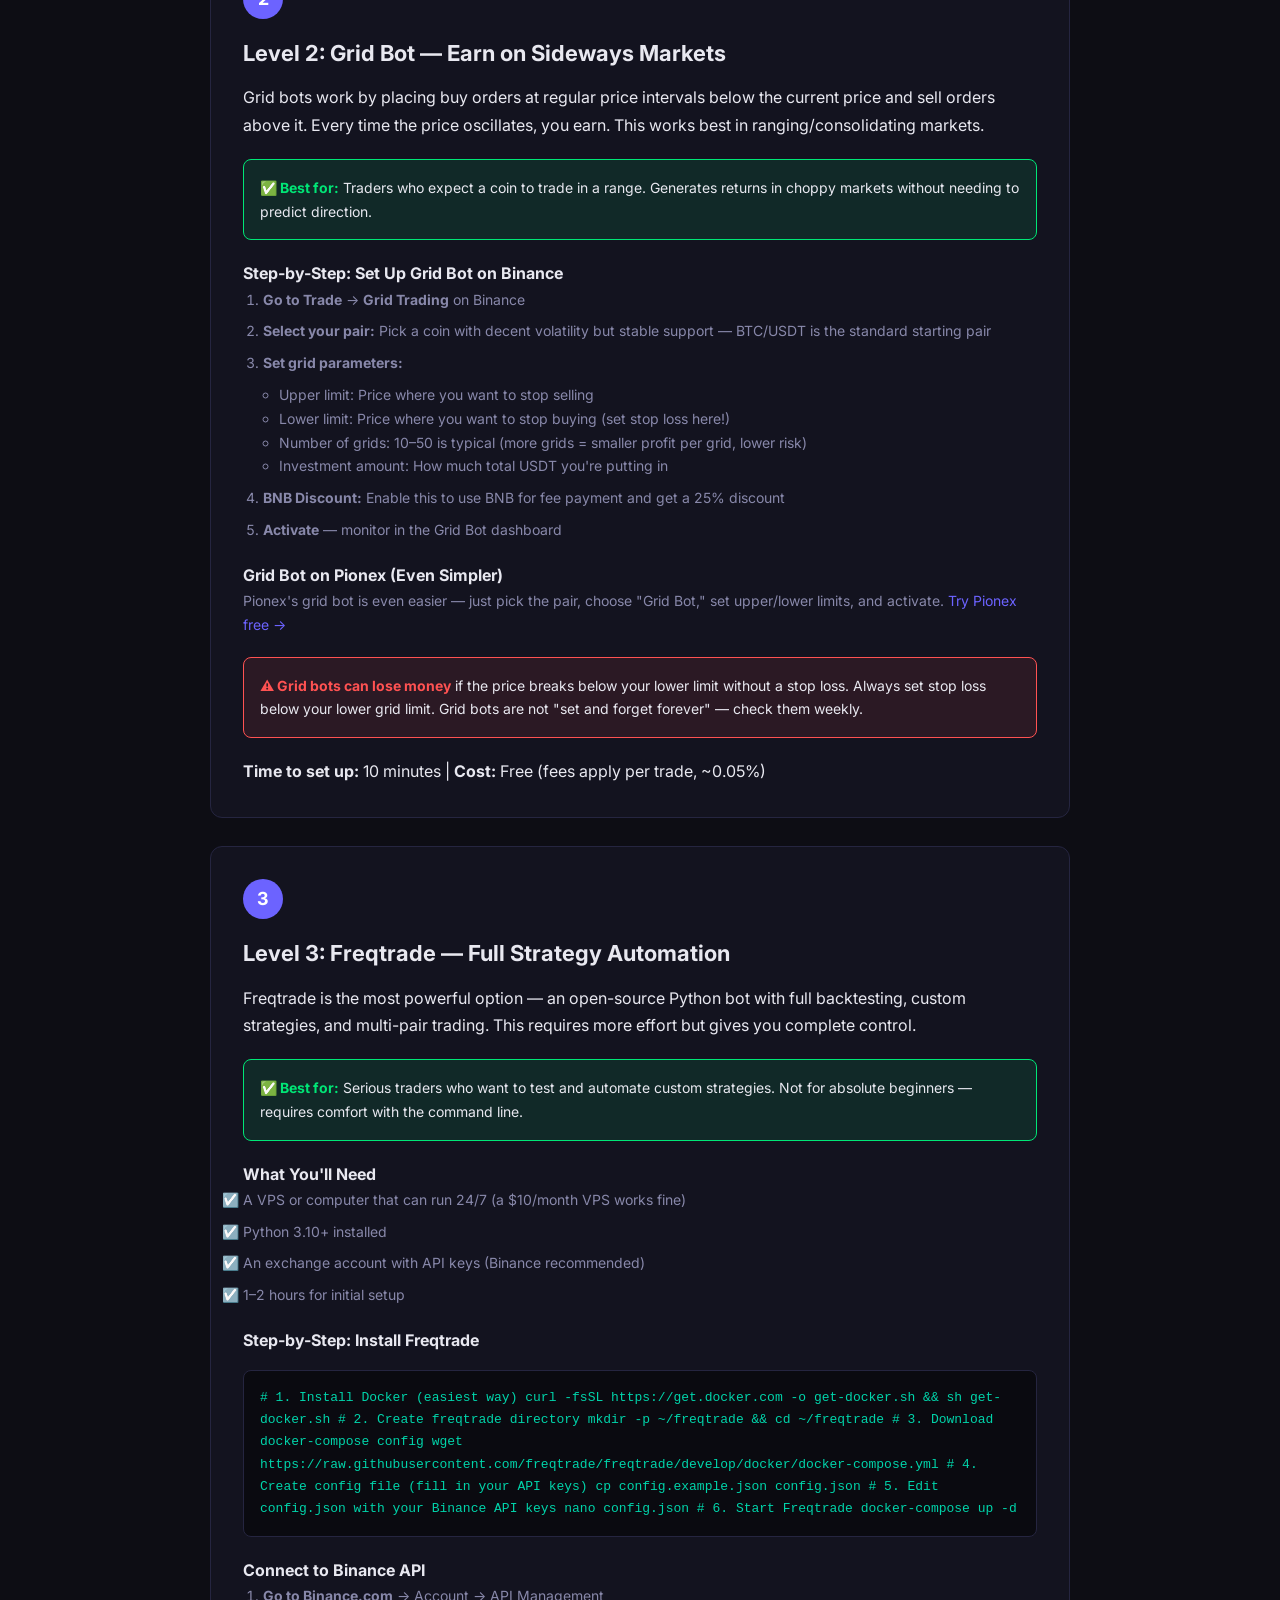
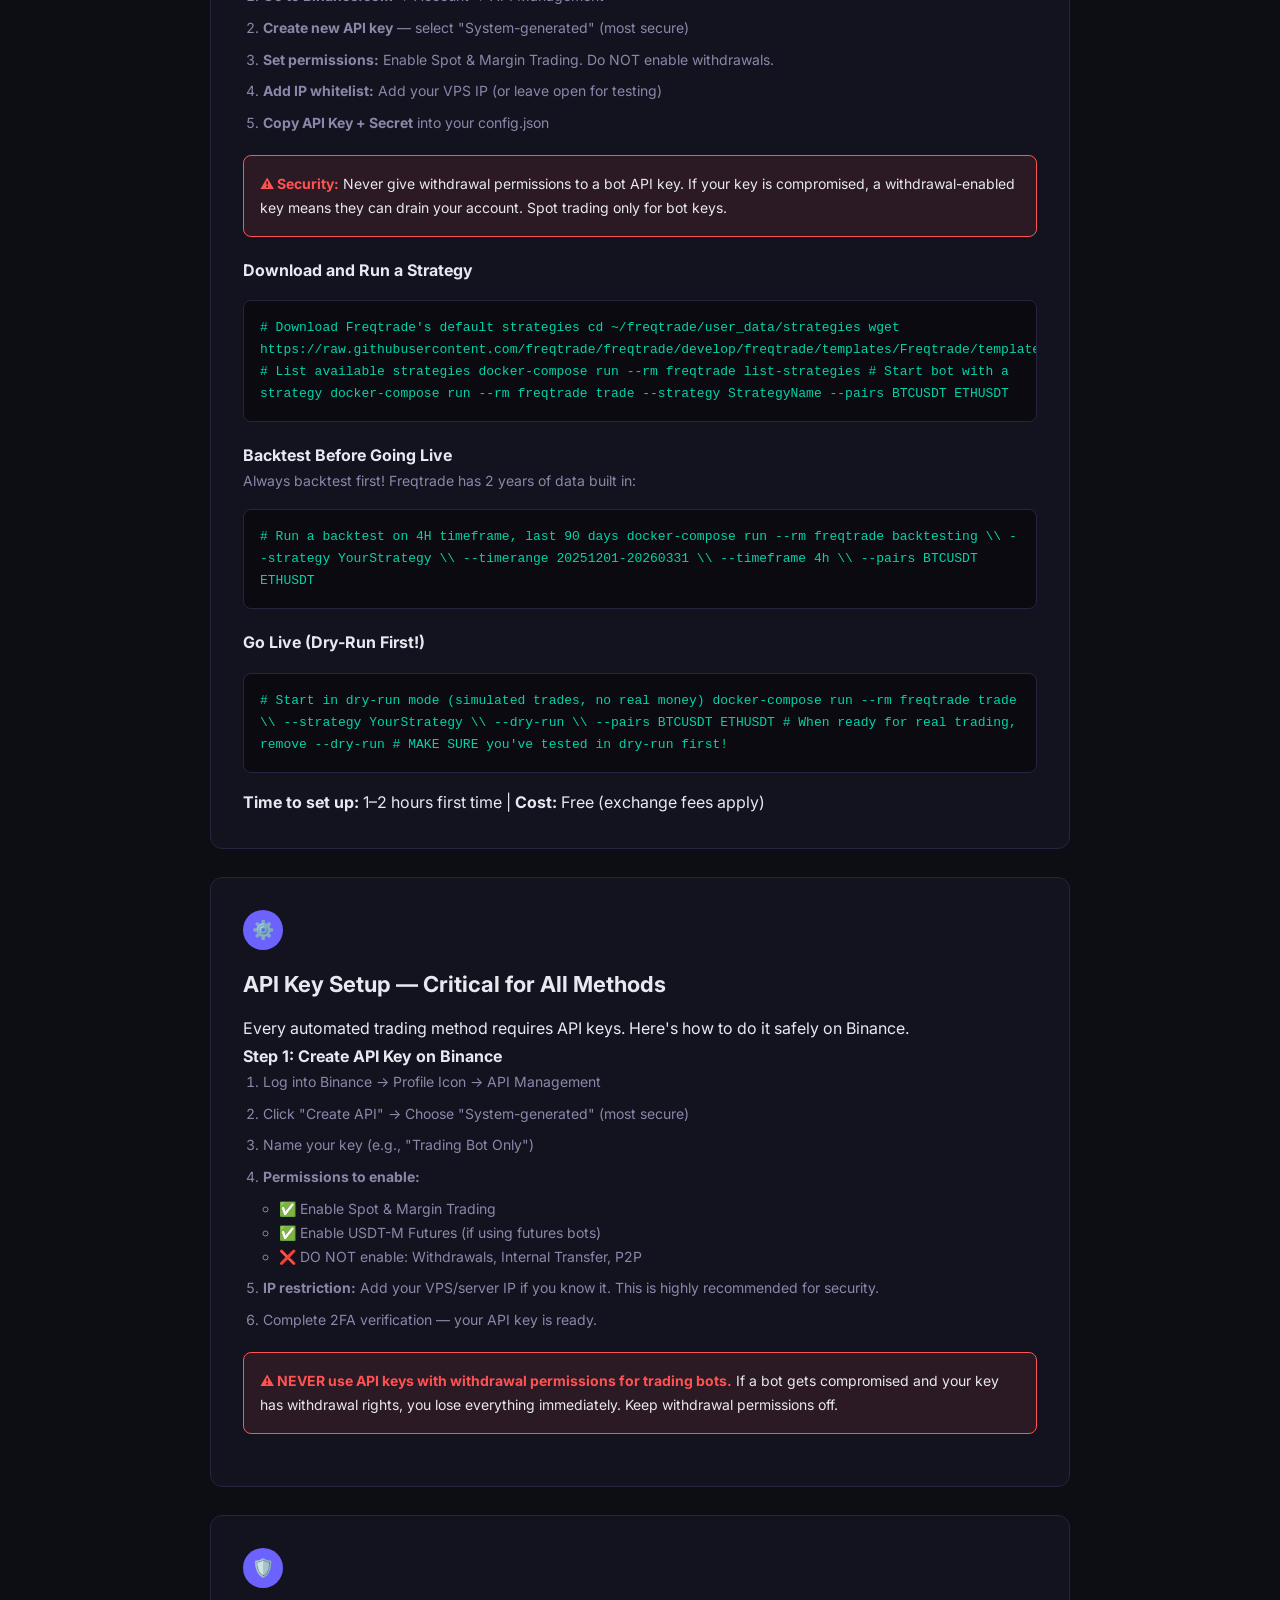
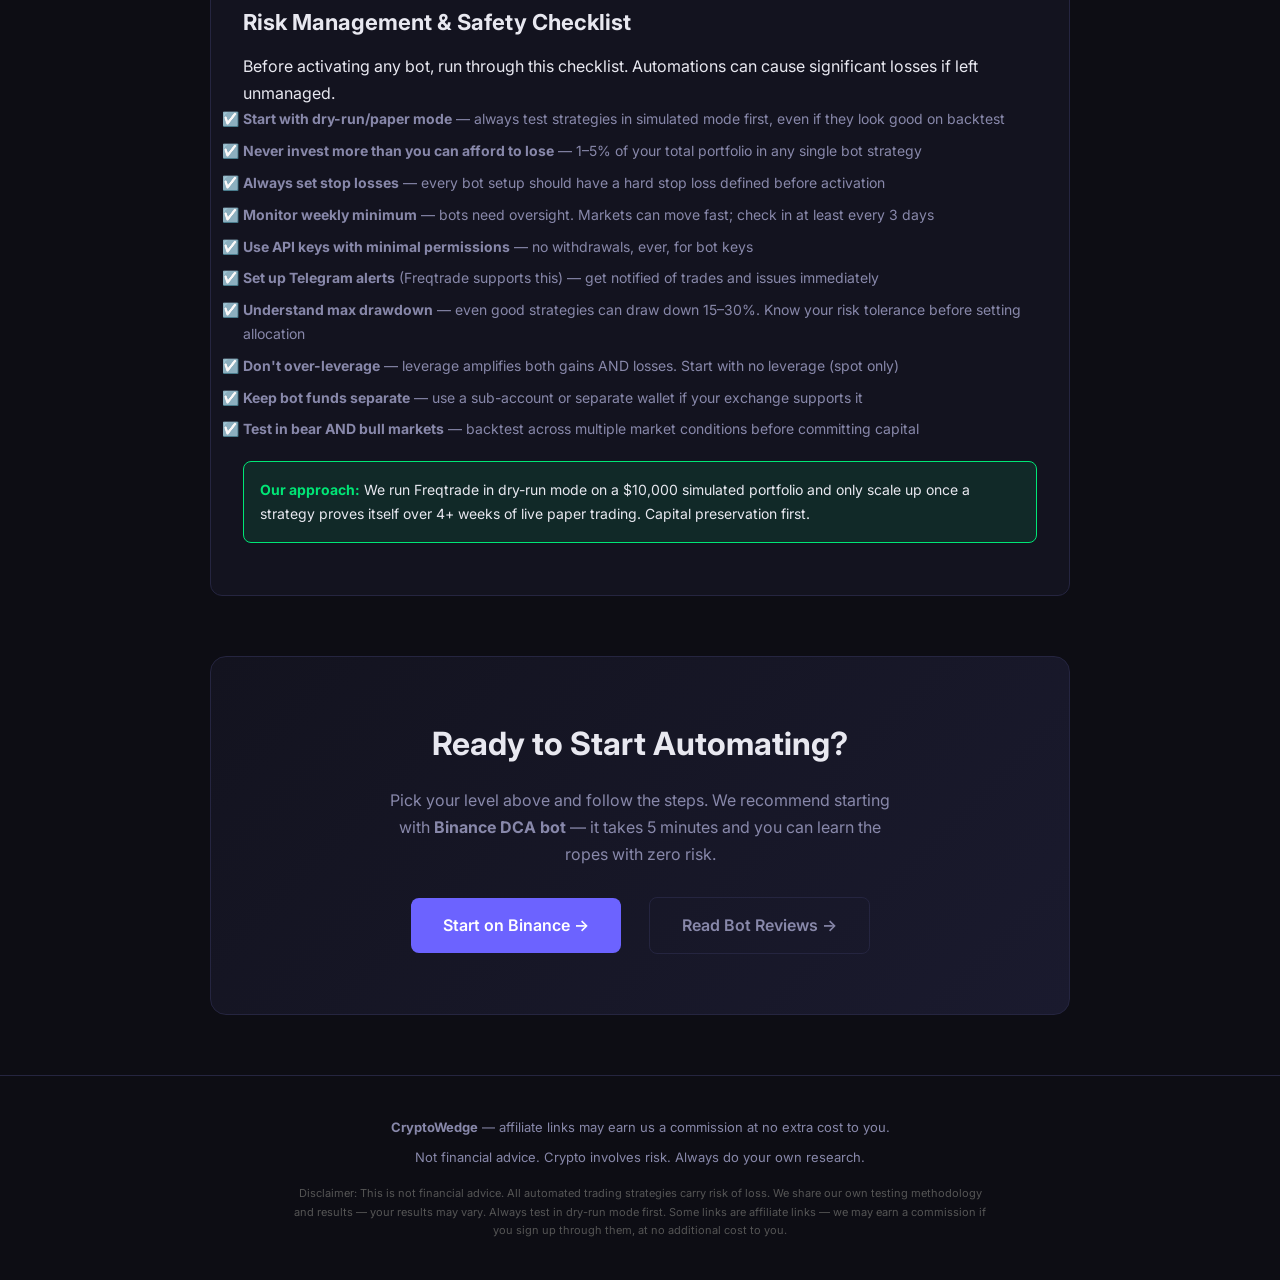
<file: how-to-automate-crypto-trading.html>
<!DOCTYPE html>
<html lang="en">
<head>
  <meta charset="UTF-8">
  <meta name="viewport" content="width=device-width, initial-scale=1.0">
  <title>How to Automate Crypto Trading in 2026 — Zero Code Required | CryptoWedge</title>
  <meta name="description" content="A practical, step-by-step guide to automating your crypto trading in 2026. From simple DCA setups to full grid bots — no programming required.">
  <link rel="stylesheet" href="styles.css">
  <link href="https://fonts.googleapis.com/css2?family=Inter:wght@400;500;600;700;800&display=swap" rel="stylesheet">
  <style>
    .step-card { background: var(--surface); border: 1px solid var(--border); border-radius: 12px; padding: 32px; margin: 28px 0; }
    .step-number { display: inline-block; width: 40px; height: 40px; background: var(--accent); color: #fff; border-radius: 50%; text-align: center; line-height: 40px; font-weight: 700; font-size: 18px; margin-bottom: 16px; }
    .step-card h2 { font-size: 22px; margin-bottom: 12px; }
    .code-block { background: #0a0a10; border: 1px solid var(--border); border-radius: 8px; padding: 16px; font-family: 'Courier New', monospace; font-size: 13px; color: var(--accent2); overflow-x: auto; margin: 16px 0; }
    .warning-box { background: rgba(255,82,82,0.1); border: 1px solid var(--red); border-radius: 8px; padding: 16px; margin: 20px 0; font-size: 14px; }
    .warning-box strong { color: var(--red); }
    .success-box { background: rgba(0,230,118,0.1); border: 1px solid var(--green); border-radius: 8px; padding: 16px; margin: 20px 0; font-size: 14px; }
    .success-box strong { color: var(--green); }
    .toc { background: var(--surface); border: 1px solid var(--border); border-radius: 12px; padding: 24px; margin: 32px 0; }
    .toc ol { padding-left: 20px; }
    .toc li { margin-bottom: 8px; font-size: 14px; color: var(--muted); }
    .toc li a { color: var(--accent); }
    .affiliate-note { background: rgba(108,99,255,0.1); border: 1px solid var(--accent); border-radius: 8px; padding: 16px; font-size: 13px; color: var(--muted); margin: 24px 0; }
    .affiliate-note strong { color: var(--accent); }
    .checklist li { font-size: 14px; color: var(--muted); margin-bottom: 8px; }
    .checklist li::marker { content: "☑️ "; }
  </style>
</head>
<body>

<header>
  <div class="container">
    <div class="logo">Crypto<span>Wedge</span></div>
    <nav>
      <a href="index.html">Home</a>
      <a href="best-crypto-trading-bots.html">Trading Bots</a>
      <a href="best-crypto-trading-strategies-2026.html">Strategies</a>
      <a href="best-crypto-exchanges-2026.html">Exchanges</a>
      <a href="crypto-portfolio-trackers.html">Trackers</a>
      <a href="how-to-automate-crypto-trading.html">Automation</a>
    </nav>
  </div>
</header>

<div class="container">
  <div class="review-header" style="margin:40px 0;">
    <div class="hero-badge" style="margin-bottom:16px;">⚡ Step-by-Step Guide</div>
    <h1>How to Automate Crypto Trading in 2026</h1>
    <p style="font-size:18px; color:var(--muted);">Zero coding required. We walk you through every option from simplest to most powerful — pick your level and follow the steps.</p>
    <div class="review-meta" style="display:flex; gap:24px; font-size:14px; color:var(--muted); margin-top:16px;">
      <span>⏱ 15 min to set up your first bot</span>
      <span>💰 $0 to start (free bots)</span>
      <span>🤖 Binance, Pionex, Freqtrade</span>
    </div>
  </div>

  <div class="toc">
    <h3>📋 What Do You Want to Set Up?</h3>
    <ol>
      <li><a href="#level-1">Level 1 — DCA Bot (Set and Forget, 5 min)</a></li>
      <li><a href="#level-2">Level 2 — Grid Bot (Earn on Sideways Markets, 10 min)</a></li>
      <li><a href="#level-3">Level 3 — Full Trading Bot with Freqtrade (1-2 hours)</a></li>
      <li><a href="#apisetup">API Key Setup (Required for All Levels)</a></li>
      <li><a href="#safety">Risk Management & Safety Checklist</a></li>
    </ol>
  </div>

  <div class="affiliate-note">
    <strong>🤝 Affiliate note:</strong> This guide uses Binance and Pionex — both have affiliate programs. Signing up through our links helps support this site at zero cost to you.
  </div>

  <!-- Level 1: DCA -->
  <div class="step-card" id="level-1">
    <div class="step-number">1</div>
    <h2>Level 1: DCA Bot — Set and Forget (Easiest)</h2>
    <p>DCA (Dollar Cost Averaging) bots automatically buy crypto at regular intervals — daily, weekly, or custom. This is the simplest form of automation and works great for long-term accumulation.</p>
    
    <div class="success-box">
      <strong>✅ Best for:</strong> Long-term investors who want to accumulate BTC/ETH without timing the market. No strategy knowledge needed.
    </div>

    <h4 style="margin-top:20px;">Step-by-Step: Set Up DCA on Binance</h4>
    <ol style="padding-left:20px; font-size:14px; color:var(--muted);">
      <li style="margin-bottom:8px;"><strong>Log into Binance</strong> (or <a href="https://www.binance.com" target="_blank" style="color:var(--accent);">create an account</a> if you don't have one)</li>
      <li style="margin-bottom:8px;"><strong>Go to Derivative</strong> → <strong>DCA Bot</strong> (or use the mobile app: Trade → DCA Bot)</li>
      <li style="margin-bottom:8px;"><strong>Choose your pair:</strong> BTC/USDT, ETH/USDT, or any spot pair you want to accumulate</li>
      <li style="margin-bottom:8px;"><strong>Set your parameters:</strong>
        <ul style="margin-top:8px; margin-left:16px;">
          <li>Investment per order: $10–$100 (start small!)</li>
          <li>Frequency: Daily or every few hours</li>
          <li>Take profit target: 1–5% (optional — bot will sell when hit)</li>
        </ul>
      </li>
      <li style="margin-bottom:8px;"><strong>Enable "Stop Loss"</strong> — always set this! We recommend 5–10% below entry</li>
      <li><strong>Activate</strong> — you're done. Check back whenever you want.</li>
    </ol>

    <div class="warning-box">
      <strong>⚠️ Important:</strong> Never set a DCA bot without a stop loss. In a prolonged bear market, you could accumulate into heavy losses without an exit plan.
    </div>

    <p style="margin-top:16px;"><strong>Time to set up:</strong> 5 minutes | <strong>Cost:</strong> Free (Binance spreads only)</p>
  </div>

  <!-- Level 2: Grid -->
  <div class="step-card" id="level-2">
    <div class="step-number">2</div>
    <h2>Level 2: Grid Bot — Earn on Sideways Markets</h2>
    <p>Grid bots work by placing buy orders at regular price intervals below the current price and sell orders above it. Every time the price oscillates, you earn. This works best in ranging/consolidating markets.</p>

    <div class="success-box">
      <strong>✅ Best for:</strong> Traders who expect a coin to trade in a range. Generates returns in choppy markets without needing to predict direction.
    </div>

    <h4 style="margin-top:20px;">Step-by-Step: Set Up Grid Bot on Binance</h4>
    <ol style="padding-left:20px; font-size:14px; color:var(--muted);">
      <li style="margin-bottom:8px;"><strong>Go to Trade</strong> → <strong>Grid Trading</strong> on Binance</li>
      <li style="margin-bottom:8px;"><strong>Select your pair:</strong> Pick a coin with decent volatility but stable support — BTC/USDT is the standard starting pair</li>
      <li style="margin-bottom:8px;"><strong>Set grid parameters:</strong>
        <ul style="margin-top:8px; margin-left:16px;">
          <li>Upper limit: Price where you want to stop selling</li>
          <li>Lower limit: Price where you want to stop buying (set stop loss here!)</li>
          <li>Number of grids: 10–50 is typical (more grids = smaller profit per grid, lower risk)</li>
          <li>Investment amount: How much total USDT you're putting in</li>
        </ul>
      </li>
      <li style="margin-bottom:8px;"><strong>BNB Discount:</strong> Enable this to use BNB for fee payment and get a 25% discount</li>
      <li><strong>Activate</strong> — monitor in the Grid Bot dashboard</li>
    </ol>

    <h4 style="margin-top:20px;">Grid Bot on Pionex (Even Simpler)</h4>
    <p style="font-size:14px; color:var(--muted);">Pionex's grid bot is even easier — just pick the pair, choose "Grid Bot," set upper/lower limits, and activate. <a href="https://www.pionex.com" target="_blank" style="color:var(--accent);">Try Pionex free →</a></p>

    <div class="warning-box">
      <strong>⚠️ Grid bots can lose money</strong> if the price breaks below your lower limit without a stop loss. Always set stop loss below your lower grid limit. Grid bots are not "set and forget forever" — check them weekly.
    </div>

    <p style="margin-top:16px;"><strong>Time to set up:</strong> 10 minutes | <strong>Cost:</strong> Free (fees apply per trade, ~0.05%)</p>
  </div>

  <!-- Level 3: Freqtrade -->
  <div class="step-card" id="level-3">
    <div class="step-number">3</div>
    <h2>Level 3: Freqtrade — Full Strategy Automation</h2>
    <p>Freqtrade is the most powerful option — an open-source Python bot with full backtesting, custom strategies, and multi-pair trading. This requires more effort but gives you complete control.</p>

    <div class="success-box">
      <strong>✅ Best for:</strong> Serious traders who want to test and automate custom strategies. Not for absolute beginners — requires comfort with the command line.
    </div>

    <h4 style="margin-top:20px;">What You'll Need</h4>
    <ul class="checklist">
      <li>A VPS or computer that can run 24/7 (a $10/month VPS works fine)</li>
      <li>Python 3.10+ installed</li>
      <li>An exchange account with API keys (Binance recommended)</li>
      <li>1–2 hours for initial setup</li>
    </ul>

    <h4 style="margin-top:20px;">Step-by-Step: Install Freqtrade</h4>
    <div class="code-block">
# 1. Install Docker (easiest way)
curl -fsSL https://get.docker.com -o get-docker.sh && sh get-docker.sh

# 2. Create freqtrade directory
mkdir -p ~/freqtrade && cd ~/freqtrade

# 3. Download docker-compose config
wget https://raw.githubusercontent.com/freqtrade/freqtrade/develop/docker/docker-compose.yml

# 4. Create config file (fill in your API keys)
cp config.example.json config.json

# 5. Edit config.json with your Binance API keys
nano config.json

# 6. Start Freqtrade
docker-compose up -d
    </div>

    <h4 style="margin-top:20px;">Connect to Binance API</h4>
    <ol style="padding-left:20px; font-size:14px; color:var(--muted);">
      <li style="margin-bottom:8px;"><strong>Go to Binance.com</strong> → Account → API Management</li>
      <li style="margin-bottom:8px;"><strong>Create new API key</strong> — select "System-generated" (most secure)</li>
      <li style="margin-bottom:8px;"><strong>Set permissions:</strong> Enable Spot & Margin Trading. Do NOT enable withdrawals.</li>
      <li style="margin-bottom:8px;"><strong>Add IP whitelist:</strong> Add your VPS IP (or leave open for testing)</li>
      <li style="margin-bottom:8px;"><strong>Copy API Key + Secret</strong> into your config.json</li>
    </ol>

    <div class="warning-box">
      <strong>⚠️ Security:</strong> Never give withdrawal permissions to a bot API key. If your key is compromised, a withdrawal-enabled key means they can drain your account. Spot trading only for bot keys.
    </div>

    <h4 style="margin-top:20px;">Download and Run a Strategy</h4>
    <div class="code-block">
# Download Freqtrade's default strategies
cd ~/freqtrade/user_data/strategies
wget https://raw.githubusercontent.com/freqtrade/freqtrade/develop/freqtrade/templates/Freqtrade/templates/Strategy.json

# List available strategies
docker-compose run --rm freqtrade list-strategies

# Start bot with a strategy
docker-compose run --rm freqtrade trade --strategy StrategyName --pairs BTCUSDT ETHUSDT
    </div>

    <h4 style="margin-top:20px;">Backtest Before Going Live</h4>
    <p style="font-size:14px; color:var(--muted);">Always backtest first! Freqtrade has 2 years of data built in:</p>
    <div class="code-block">
# Run a backtest on 4H timeframe, last 90 days
docker-compose run --rm freqtrade backtesting \\
  --strategy YourStrategy \\
  --timerange 20251201-20260331 \\
  --timeframe 4h \\
  --pairs BTCUSDT ETHUSDT
    </div>

    <h4 style="margin-top:20px;">Go Live (Dry-Run First!)</h4>
    <div class="code-block">
# Start in dry-run mode (simulated trades, no real money)
docker-compose run --rm freqtrade trade \\
  --strategy YourStrategy \\
  --dry-run \\
  --pairs BTCUSDT ETHUSDT

# When ready for real trading, remove --dry-run
# MAKE SURE you've tested in dry-run first!
    </div>

    <p style="margin-top:16px;"><strong>Time to set up:</strong> 1–2 hours first time | <strong>Cost:</strong> Free (exchange fees apply)</p>
  </div>

  <!-- API Setup -->
  <div class="step-card" id="apisetup">
    <div class="step-number">⚙️</div>
    <h2>API Key Setup — Critical for All Methods</h2>
    <p>Every automated trading method requires API keys. Here's how to do it safely on Binance.</p>

    <h4>Step 1: Create API Key on Binance</h4>
    <ol style="padding-left:20px; font-size:14px; color:var(--muted);">
      <li style="margin-bottom:8px;">Log into Binance → Profile Icon → API Management</li>
      <li style="margin-bottom:8px;">Click "Create API" → Choose "System-generated" (most secure)</li>
      <li style="margin-bottom:8px;">Name your key (e.g., "Trading Bot Only")</li>
      <li style="margin-bottom:8px;"><strong>Permissions to enable:</strong>
        <ul style="margin-top:8px; margin-left:16px;">
          <li>✅ Enable Spot & Margin Trading</li>
          <li>✅ Enable USDT-M Futures (if using futures bots)</li>
          <li>❌ DO NOT enable: Withdrawals, Internal Transfer, P2P</li>
        </ul>
      </li>
      <li style="margin-bottom:8px;"><strong>IP restriction:</strong> Add your VPS/server IP if you know it. This is highly recommended for security.</li>
      <li>Complete 2FA verification — your API key is ready.</li>
    </ol>

    <div class="warning-box">
      <strong>⚠️ NEVER use API keys with withdrawal permissions for trading bots.</strong> If a bot gets compromised and your key has withdrawal rights, you lose everything immediately. Keep withdrawal permissions off.
    </div>
  </div>

  <!-- Safety Checklist -->
  <div class="step-card" id="safety">
    <div class="step-number">🛡️</div>
    <h2>Risk Management & Safety Checklist</h2>
    <p>Before activating any bot, run through this checklist. Automations can cause significant losses if left unmanaged.</p>

    <ul class="checklist">
      <li><strong>Start with dry-run/paper mode</strong> — always test strategies in simulated mode first, even if they look good on backtest</li>
      <li><strong>Never invest more than you can afford to lose</strong> — 1–5% of your total portfolio in any single bot strategy</li>
      <li><strong>Always set stop losses</strong> — every bot setup should have a hard stop loss defined before activation</li>
      <li><strong>Monitor weekly minimum</strong> — bots need oversight. Markets can move fast; check in at least every 3 days</li>
      <li><strong>Use API keys with minimal permissions</strong> — no withdrawals, ever, for bot keys</li>
      <li><strong>Set up Telegram alerts</strong> (Freqtrade supports this) — get notified of trades and issues immediately</li>
      <li><strong>Understand max drawdown</strong> — even good strategies can draw down 15–30%. Know your risk tolerance before setting allocation</li>
      <li><strong>Don't over-leverage</strong> — leverage amplifies both gains AND losses. Start with no leverage (spot only)</li>
      <li><strong>Keep bot funds separate</strong> — use a sub-account or separate wallet if your exchange supports it</li>
      <li><strong>Test in bear AND bull markets</strong> — backtest across multiple market conditions before committing capital</li>
    </ul>

    <div class="success-box">
      <strong>Our approach:</strong> We run Freqtrade in dry-run mode on a $10,000 simulated portfolio and only scale up once a strategy proves itself over 4+ weeks of live paper trading. Capital preservation first.
    </div>
  </div>

  <div class="cta-section">
    <h2>Ready to Start Automating?</h2>
    <p>Pick your level above and follow the steps. We recommend starting with <strong>Binance DCA bot</strong> — it takes 5 minutes and you can learn the ropes with zero risk.</p>
    <a href="https://www.binance.com" class="btn" target="_blank" style="margin-right:12px;">Start on Binance →</a>
    <a href="best-crypto-trading-bots.html" class="btn btn-outline">Read Bot Reviews →</a>
  </div>
</div>

<footer>
  <div class="container">
    <p><strong>CryptoWedge</strong> — affiliate links may earn us a commission at no extra cost to you.</p>
    <p>Not financial advice. Crypto involves risk. Always do your own research.</p>
    <p class="disclaimer">Disclaimer: This is not financial advice. All automated trading strategies carry risk of loss. We share our own testing methodology and results — your results may vary. Always test in dry-run mode first. Some links are affiliate links — we may earn a commission if you sign up through them, at no additional cost to you.</p>
  </div>
</footer>

</body>
</html>
</file>
<file: styles.css>
/* ─────────────────────────────────────────
   paperclip-affiliate — Global Styles
   ───────────────────────────────────────── */
:root {
  --bg: #0d0d14;
  --surface: #13131f;
  --surface2: #1a1a2e;
  --border: #252540;
  --accent: #6c63ff;
  --accent2: #00d4aa;
  --text: #e8e8f0;
  --muted: #8888aa;
  --green: #00e676;
  --red: #ff5252;
}

* { box-sizing: border-box; margin: 0; padding: 0; }

body {
  font-family: 'Inter', -apple-system, sans-serif;
  background: var(--bg);
  color: var(--text);
  line-height: 1.7;
  font-size: 16px;
}

a { color: var(--accent); text-decoration: none; transition: 0.2s; }
a:hover { color: var(--accent2); }

.container { max-width: 900px; margin: 0 auto; padding: 0 20px; }

/* ── Header ── */
header {
  border-bottom: 1px solid var(--border);
  padding: 20px 0;
  position: sticky;
  top: 0;
  background: rgba(13,13,20,0.95);
  backdrop-filter: blur(10px);
  z-index: 100;
}
header .container {
  display: flex;
  justify-content: space-between;
  align-items: center;
}
.logo {
  font-size: 20px;
  font-weight: 700;
  color: var(--text);
}
.logo span { color: var(--accent); }
nav a {
  color: var(--muted);
  font-size: 14px;
  margin-left: 24px;
}
nav a:hover { color: var(--text); }

/* ── Hero ── */
.hero {
  padding: 80px 0 60px;
  text-align: center;
}
.hero h1 {
  font-size: 48px;
  font-weight: 800;
  line-height: 1.15;
  margin-bottom: 20px;
  background: linear-gradient(135deg, #fff 0%, var(--accent) 100%);
  -webkit-background-clip: text;
  -webkit-text-fill-color: transparent;
}
.hero p {
  font-size: 20px;
  color: var(--muted);
  max-width: 600px;
  margin: 0 auto 36px;
}
.btn {
  display: inline-block;
  background: var(--accent);
  color: #fff;
  padding: 14px 32px;
  border-radius: 8px;
  font-weight: 600;
  font-size: 16px;
  transition: 0.2s;
  border: none;
  cursor: pointer;
}
.btn:hover {
  background: var(--accent2);
  transform: translateY(-2px);
  color: #fff;
}
.btn-outline {
  background: transparent;
  border: 1px solid var(--border);
  color: var(--muted);
  margin-left: 12px;
}
.btn-outline:hover { border-color: var(--accent); color: var(--accent); }

/* ── Trust Bar ── */
.trust-bar {
  display: flex;
  justify-content: center;
  gap: 40px;
  padding: 30px 0;
  border-top: 1px solid var(--border);
  border-bottom: 1px solid var(--border);
  margin: 40px 0;
}
.trust-item { text-align: center; }
.trust-num { font-size: 28px; font-weight: 700; color: var(--accent2); }
.trust-label { font-size: 12px; color: var(--muted); text-transform: uppercase; letter-spacing: 1px; }

/* ── Cards ── */
.card-grid {
  display: grid;
  grid-template-columns: repeat(auto-fill, minmax(280px, 1fr));
  gap: 20px;
  margin: 40px 0;
}
.card {
  background: var(--surface);
  border: 1px solid var(--border);
  border-radius: 12px;
  padding: 28px;
  transition: 0.2s;
}
.card:hover { border-color: var(--accent); transform: translateY(-3px); }
.card h3 { font-size: 18px; margin-bottom: 10px; color: var(--text); }
.card p { font-size: 14px; color: var(--muted); margin-bottom: 16px; }
.card .tag {
  display: inline-block;
  background: var(--surface2);
  border: 1px solid var(--border);
  color: var(--accent2);
  font-size: 11px;
  padding: 4px 10px;
  border-radius: 4px;
  margin-bottom: 12px;
  text-transform: uppercase;
  letter-spacing: 0.5px;
}
.card .rating { color: #ffc107; font-size: 14px; margin-bottom: 8px; }
.card .btn-small {
  background: var(--surface2);
  border: 1px solid var(--border);
  color: var(--accent);
  padding: 8px 18px;
  border-radius: 6px;
  font-size: 13px;
  font-weight: 600;
  display: inline-block;
  transition: 0.2s;
}
.card .btn-small:hover { border-color: var(--accent2); color: var(--accent2); background: transparent; }

/* ── Articles ── */
.articles { margin: 60px 0; }
.section-title {
  font-size: 28px;
  font-weight: 700;
  margin-bottom: 8px;
}
.section-sub {
  color: var(--muted);
  font-size: 16px;
  margin-bottom: 32px;
}
.article-card {
  background: var(--surface);
  border: 1px solid var(--border);
  border-radius: 12px;
  overflow: hidden;
  margin-bottom: 20px;
  display: flex;
  transition: 0.2s;
}
.article-card:hover { border-color: var(--accent); }
.article-thumb {
  width: 200px;
  min-height: 160px;
  background: var(--surface2);
  display: flex;
  align-items: center;
  justify-content: center;
  font-size: 48px;
}
.article-body { padding: 24px; flex: 1; }
.article-body h3 { font-size: 20px; margin-bottom: 10px; }
.article-body p { font-size: 14px; color: var(--muted); margin-bottom: 16px; }
.read-more { color: var(--accent); font-size: 14px; font-weight: 600; }

/* ── CTA Section ── */
.cta-section {
  background: linear-gradient(135deg, var(--surface) 0%, var(--surface2) 100%);
  border: 1px solid var(--border);
  border-radius: 16px;
  padding: 60px 40px;
  text-align: center;
  margin: 60px 0;
}
.cta-section h2 { font-size: 32px; margin-bottom: 16px; }
.cta-section p { color: var(--muted); max-width: 500px; margin: 0 auto 28px; }

/* ── Footer ── */
footer {
  border-top: 1px solid var(--border);
  padding: 40px 0;
  margin-top: 60px;
  text-align: center;
  color: var(--muted);
  font-size: 13px;
}
footer p { margin-bottom: 8px; }
.disclaimer { font-size: 11px; color: #555; max-width: 700px; margin: 16px auto 0; }

/* ── Responsive ── */
@media (max-width: 640px) {
  .hero h1 { font-size: 32px; }
  .article-card { flex-direction: column; }
  .article-thumb { width: 100%; min-height: 120px; }
  .trust-bar { flex-direction: column; gap: 20px; }
}
</file>
